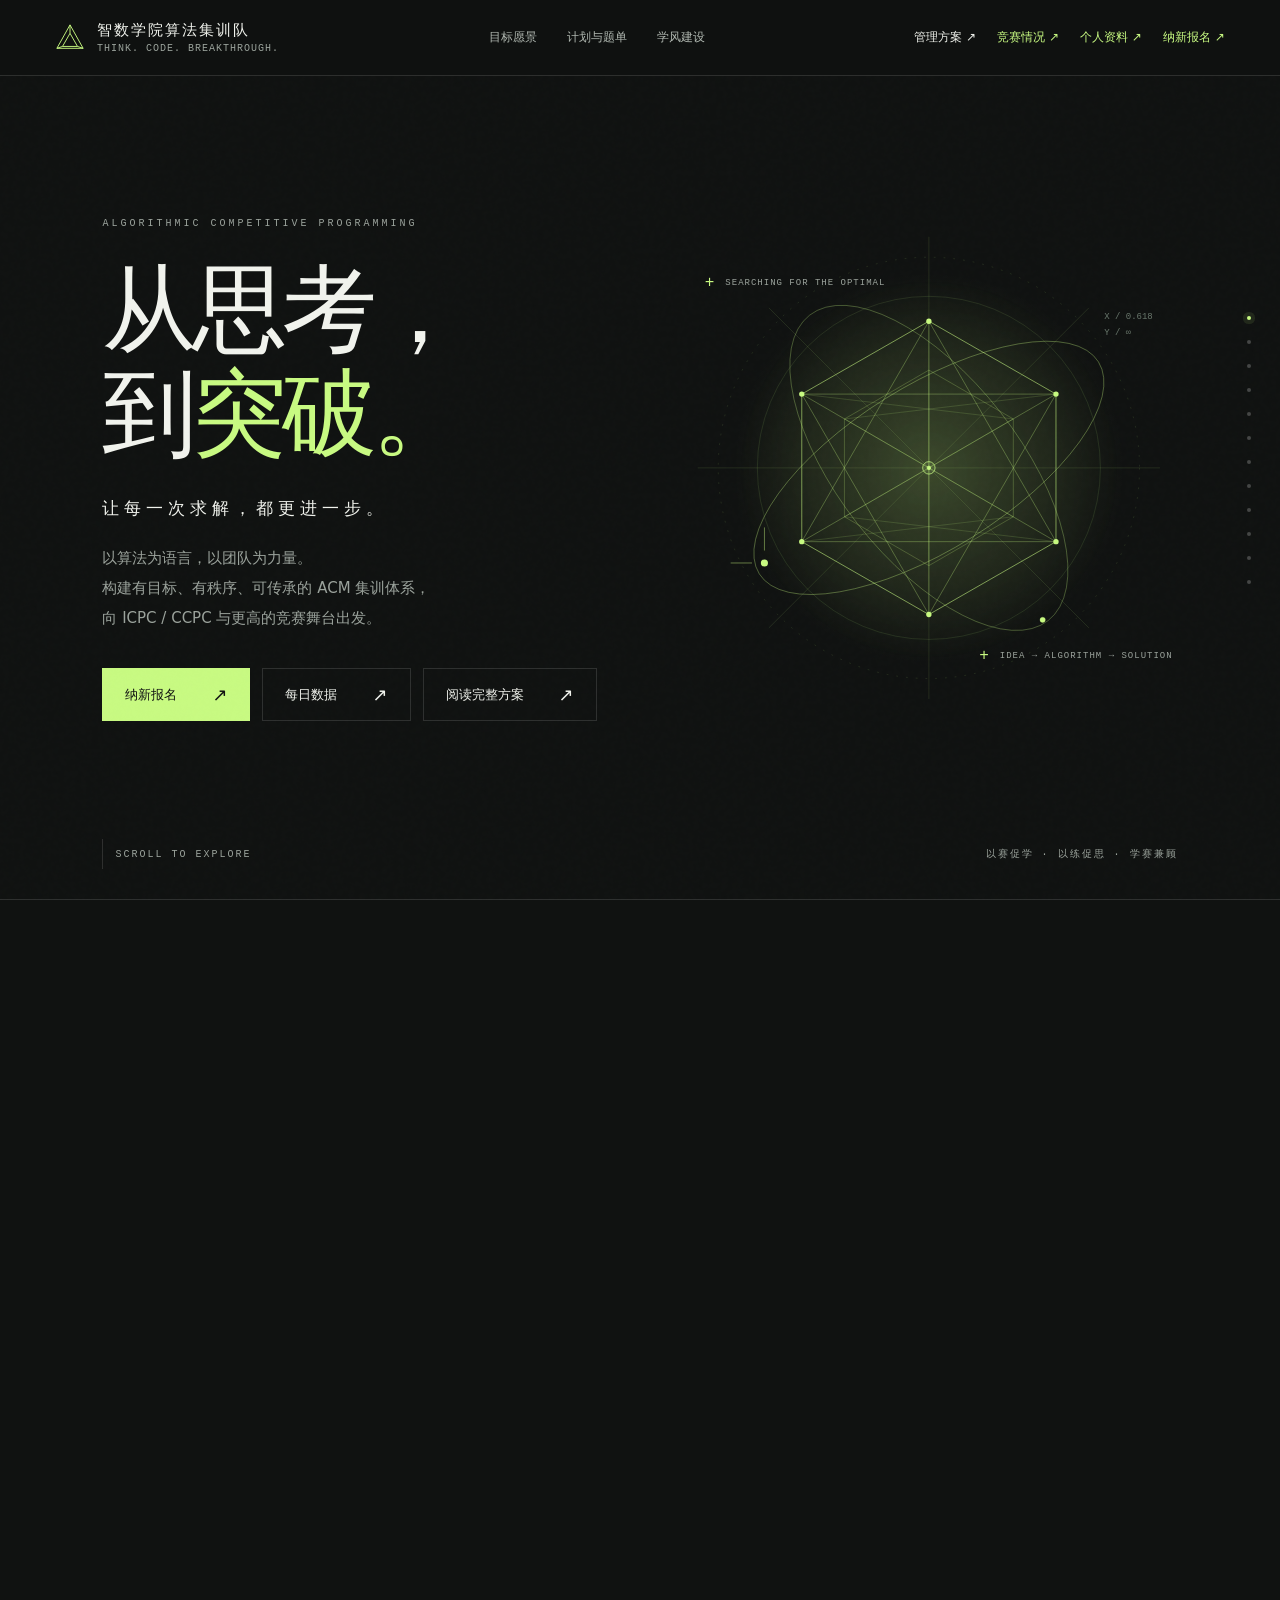
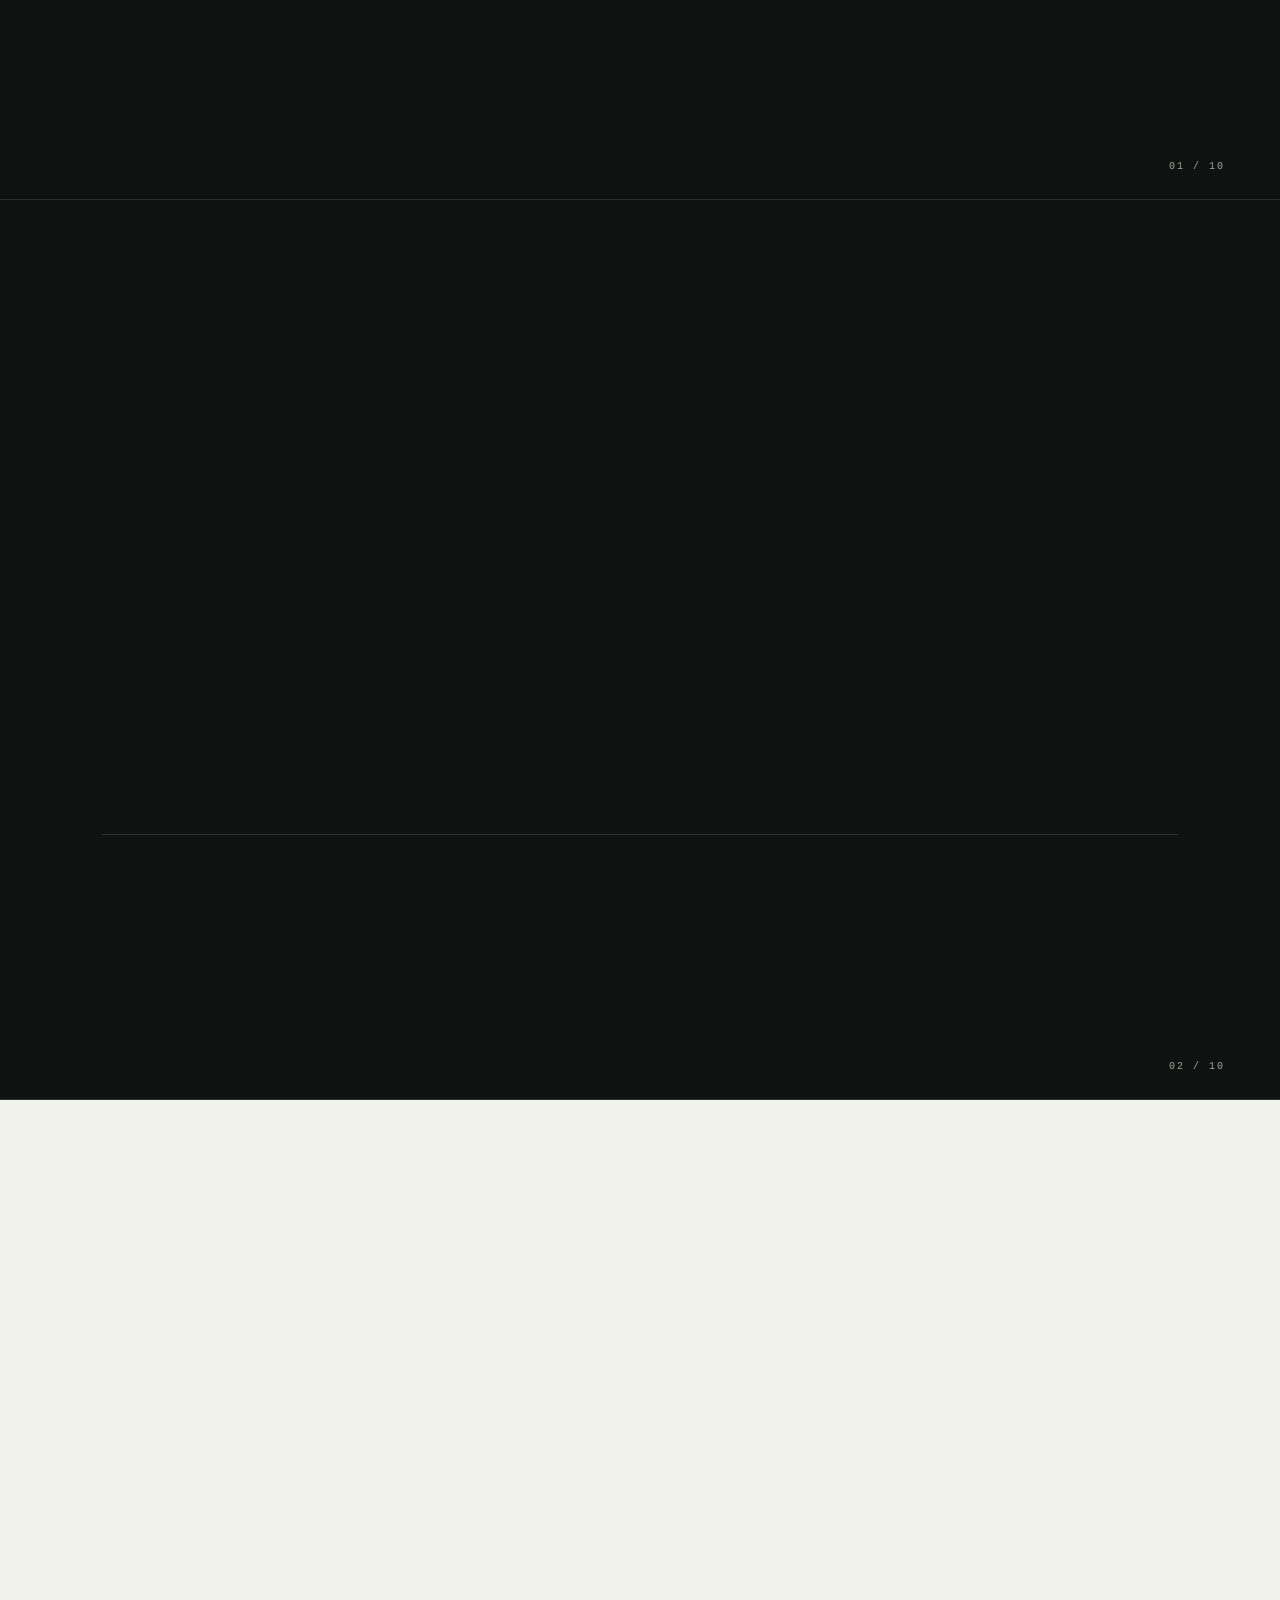
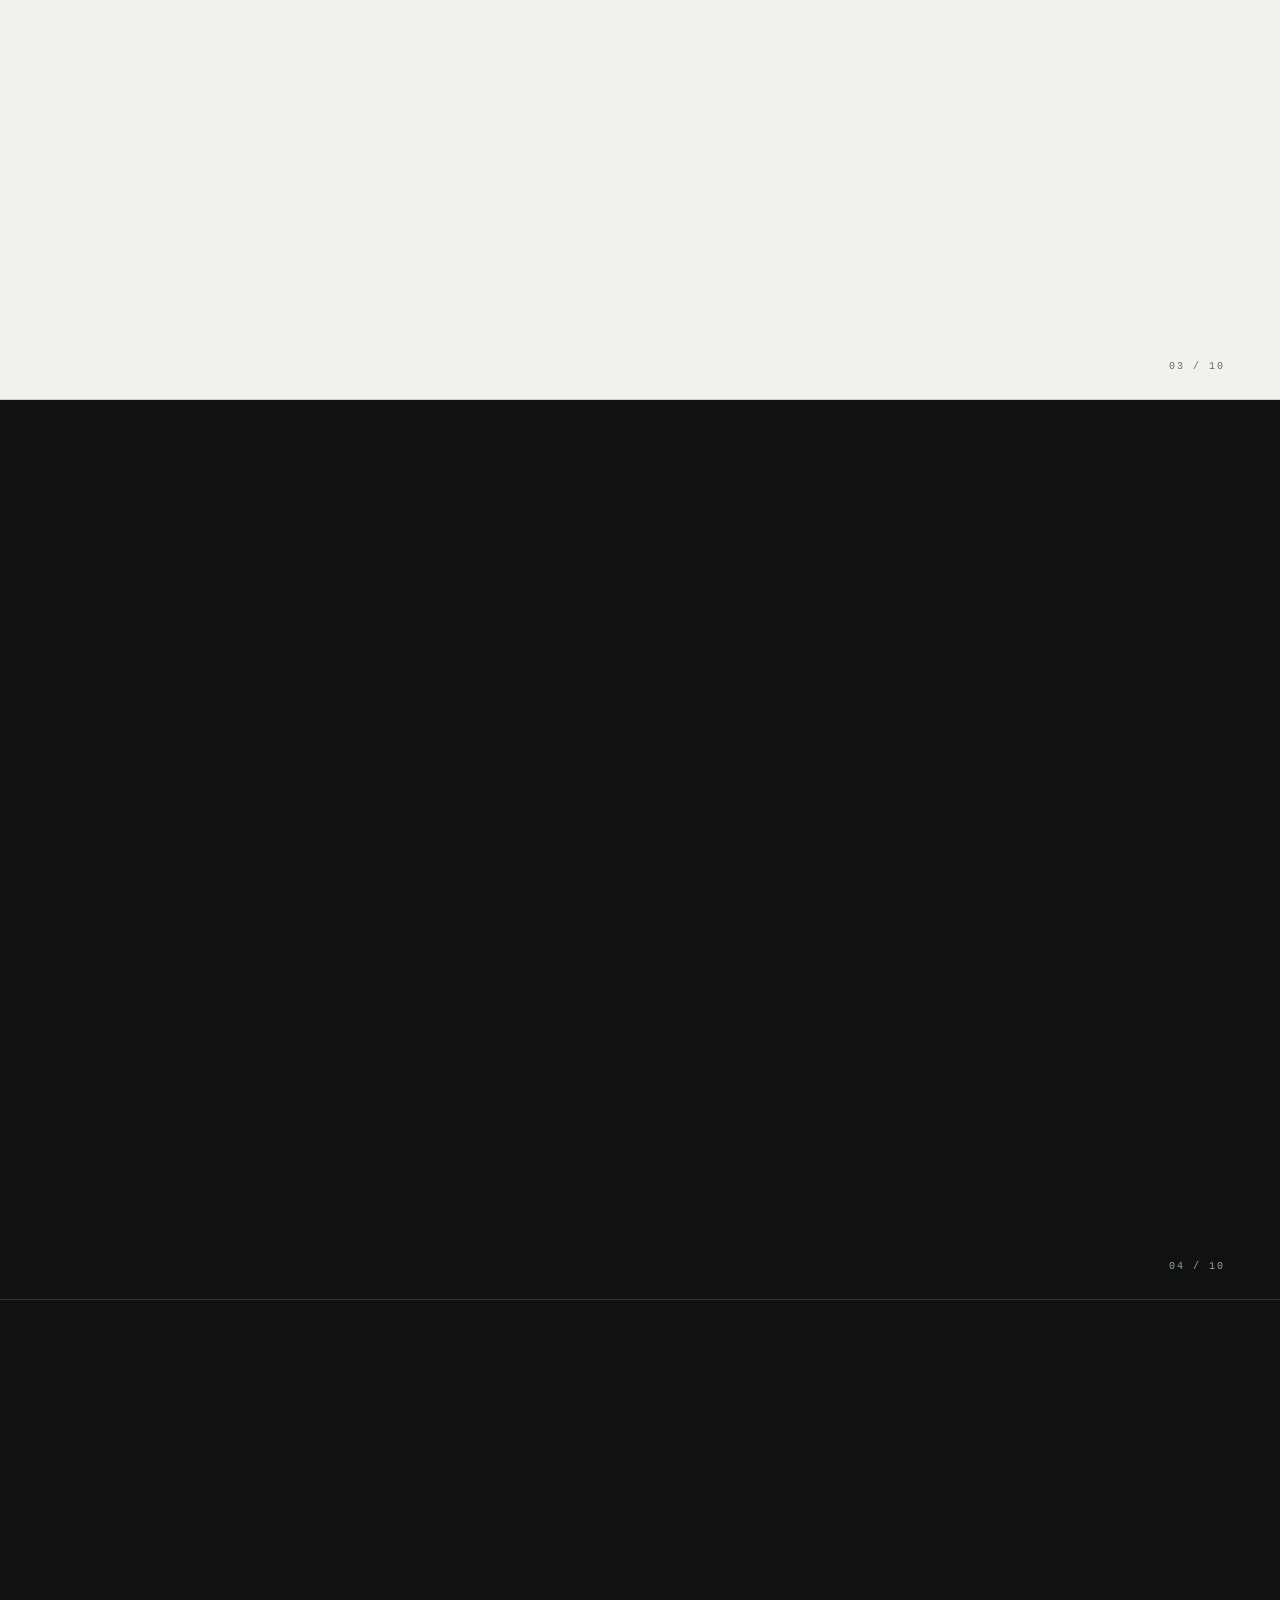
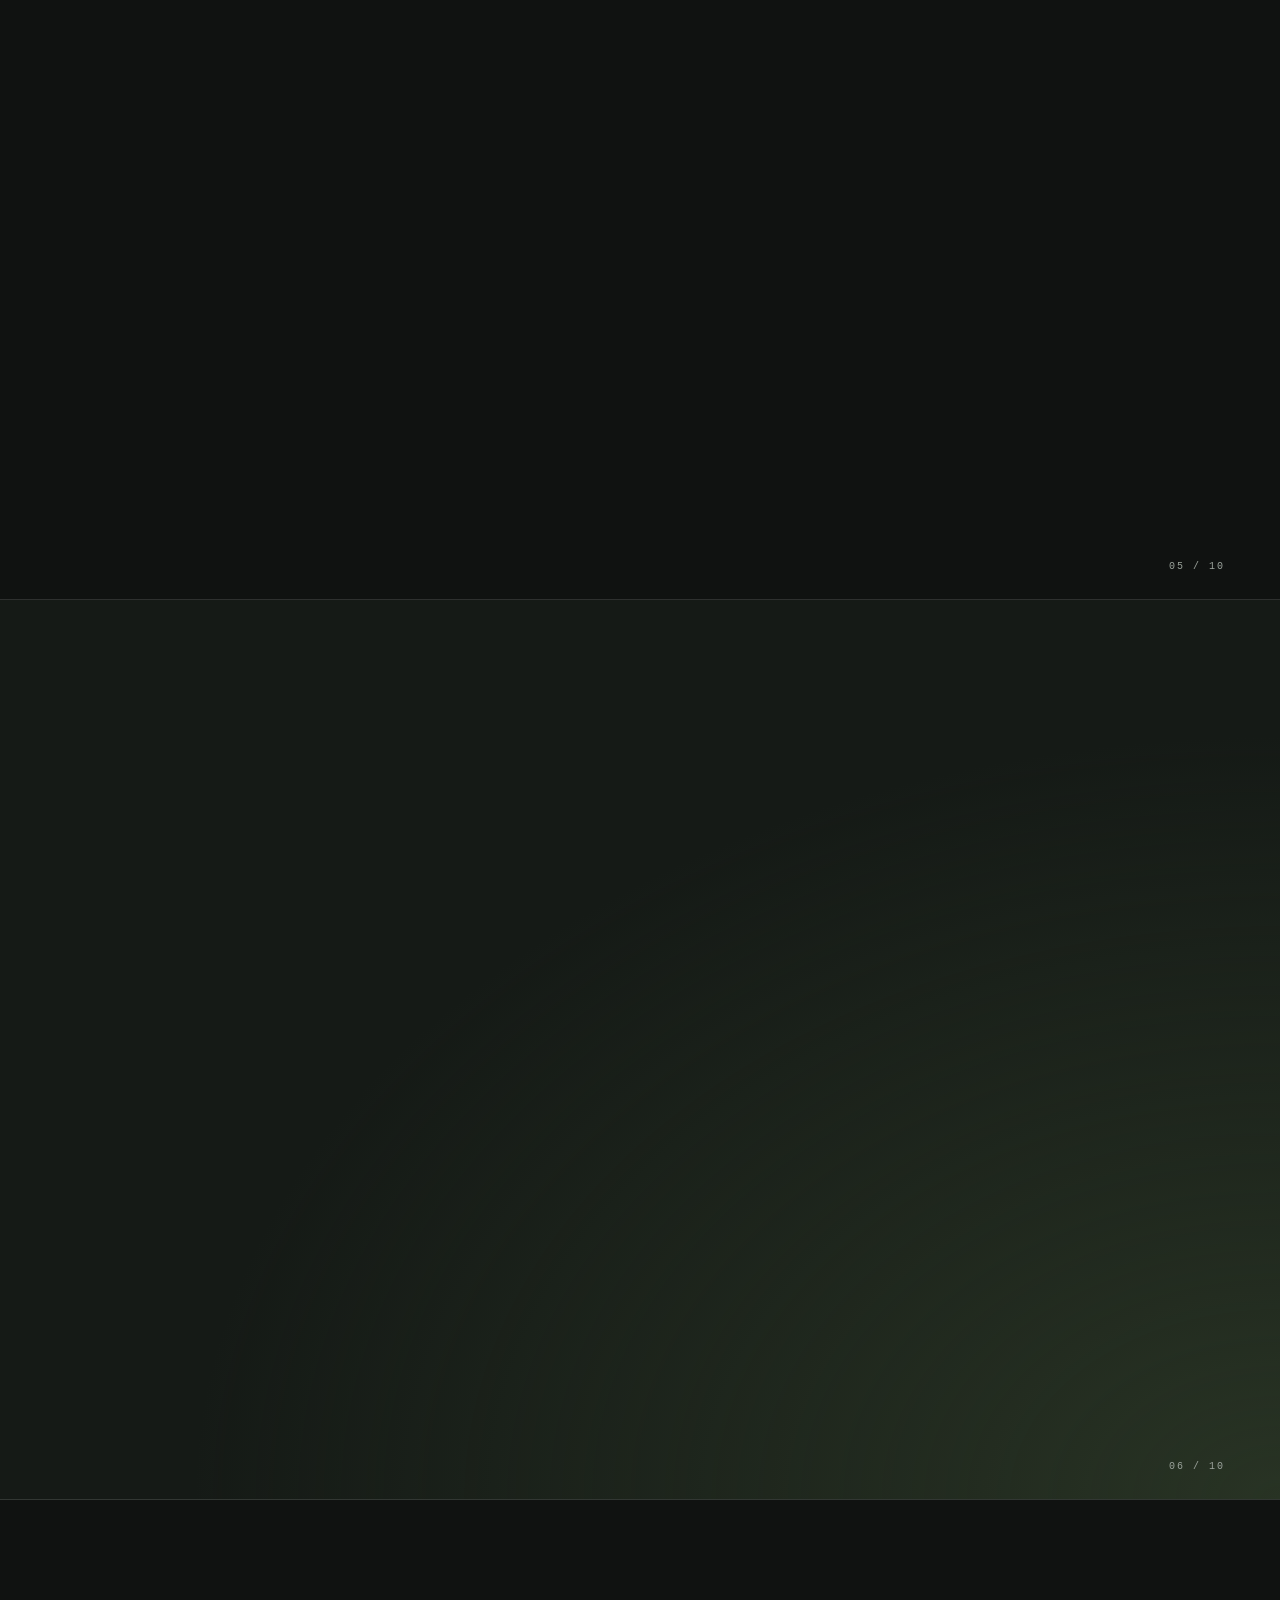
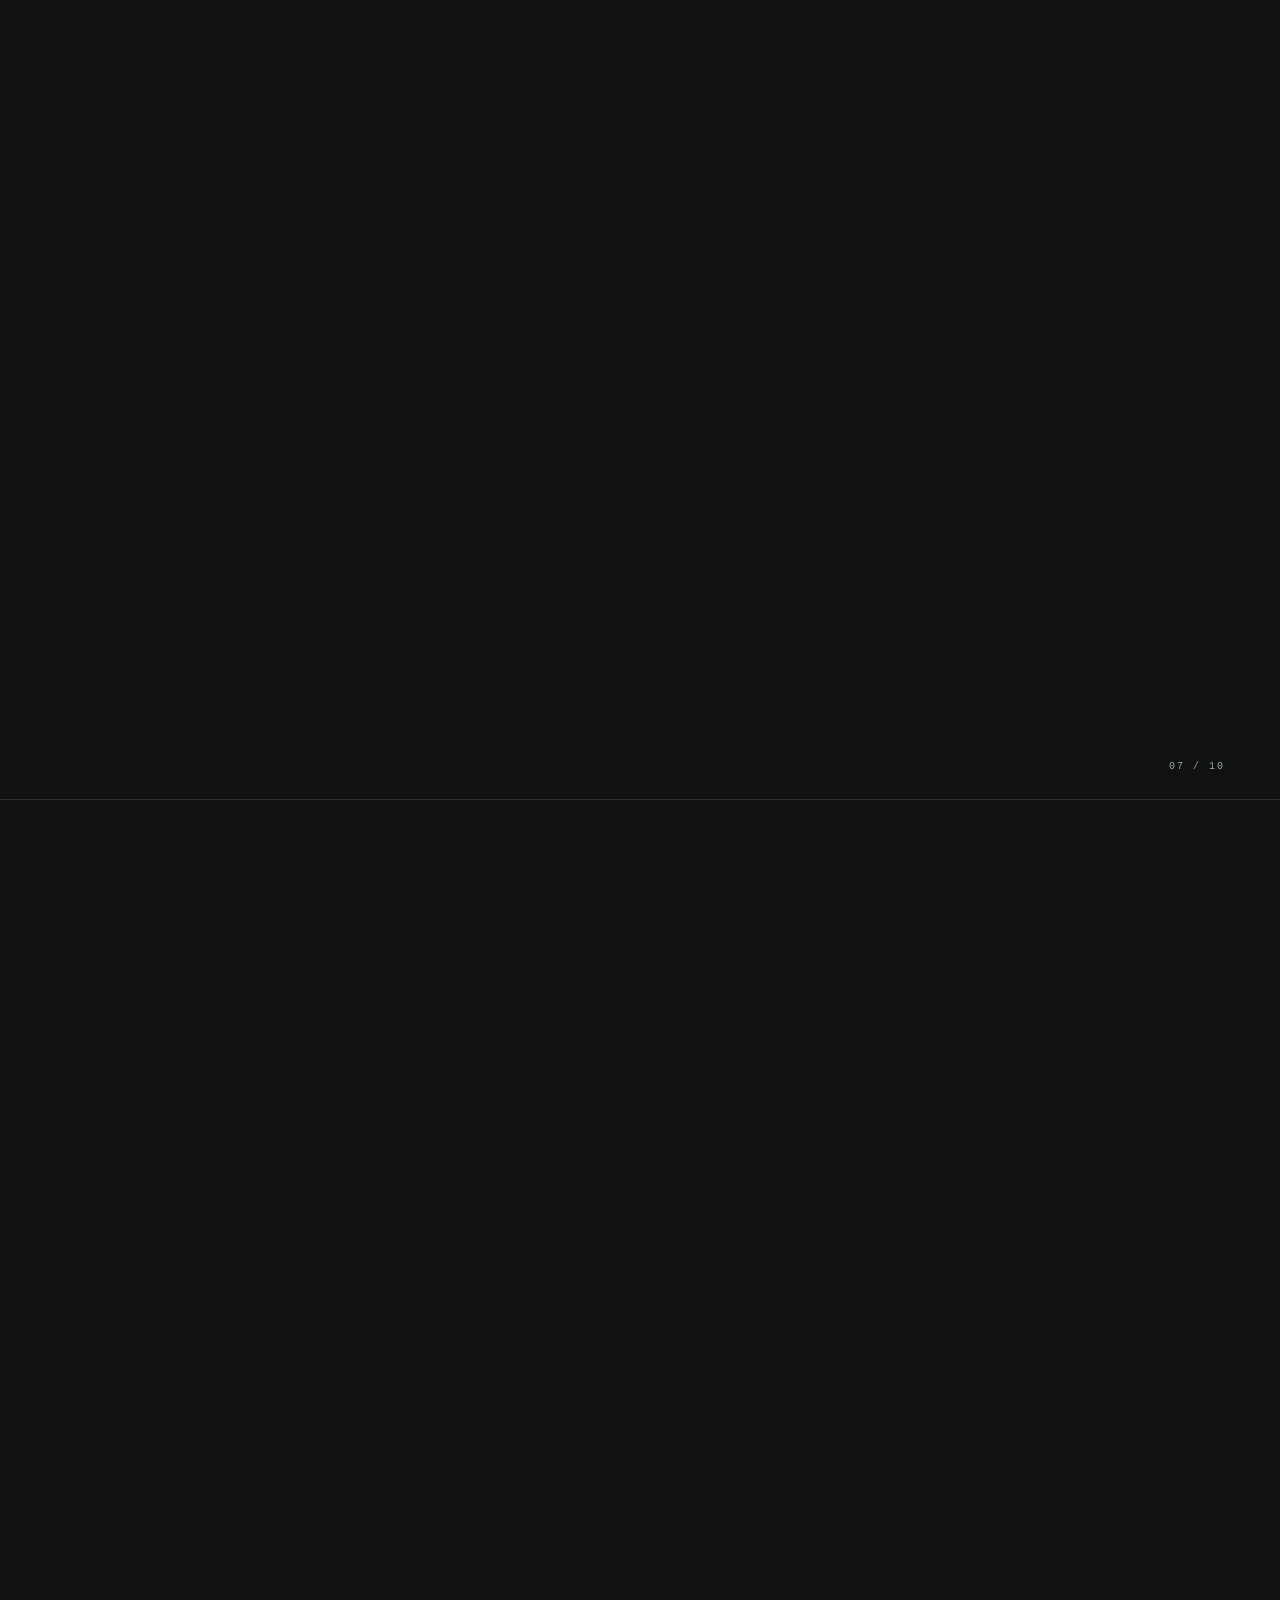
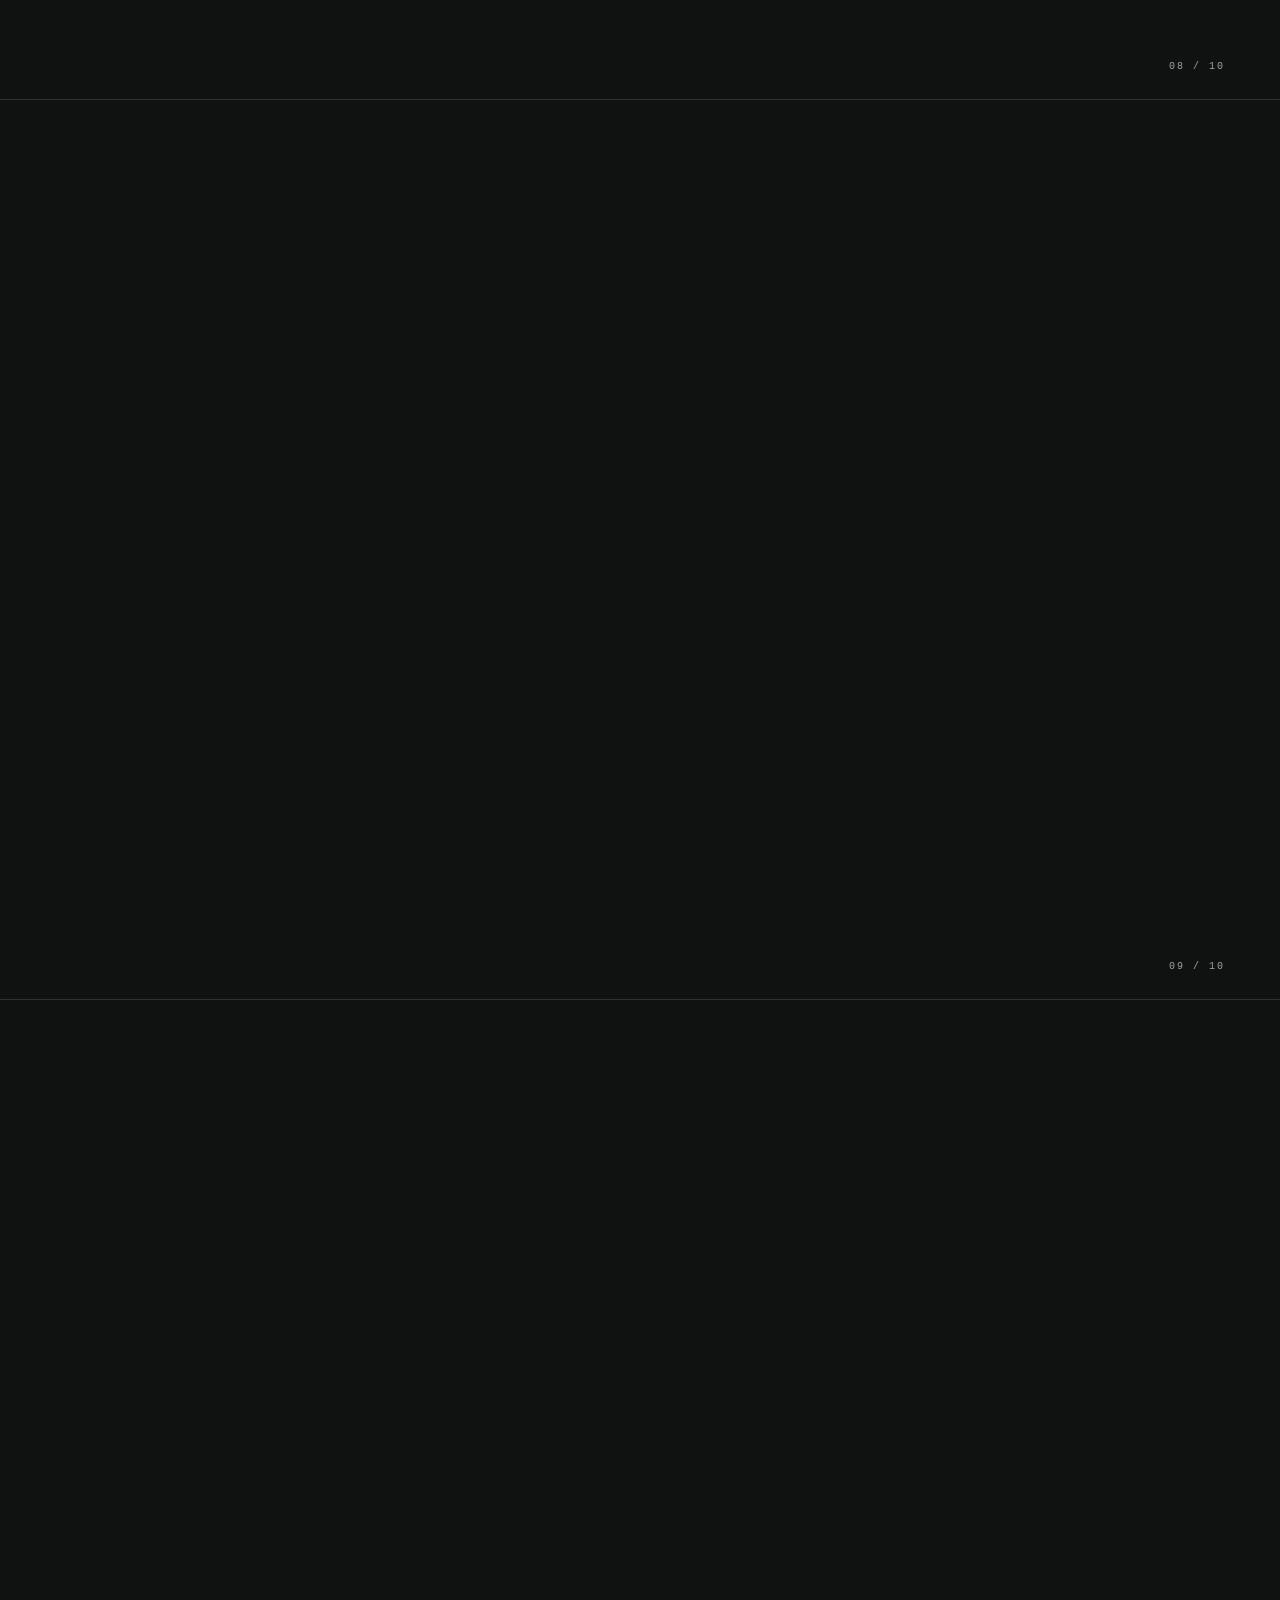
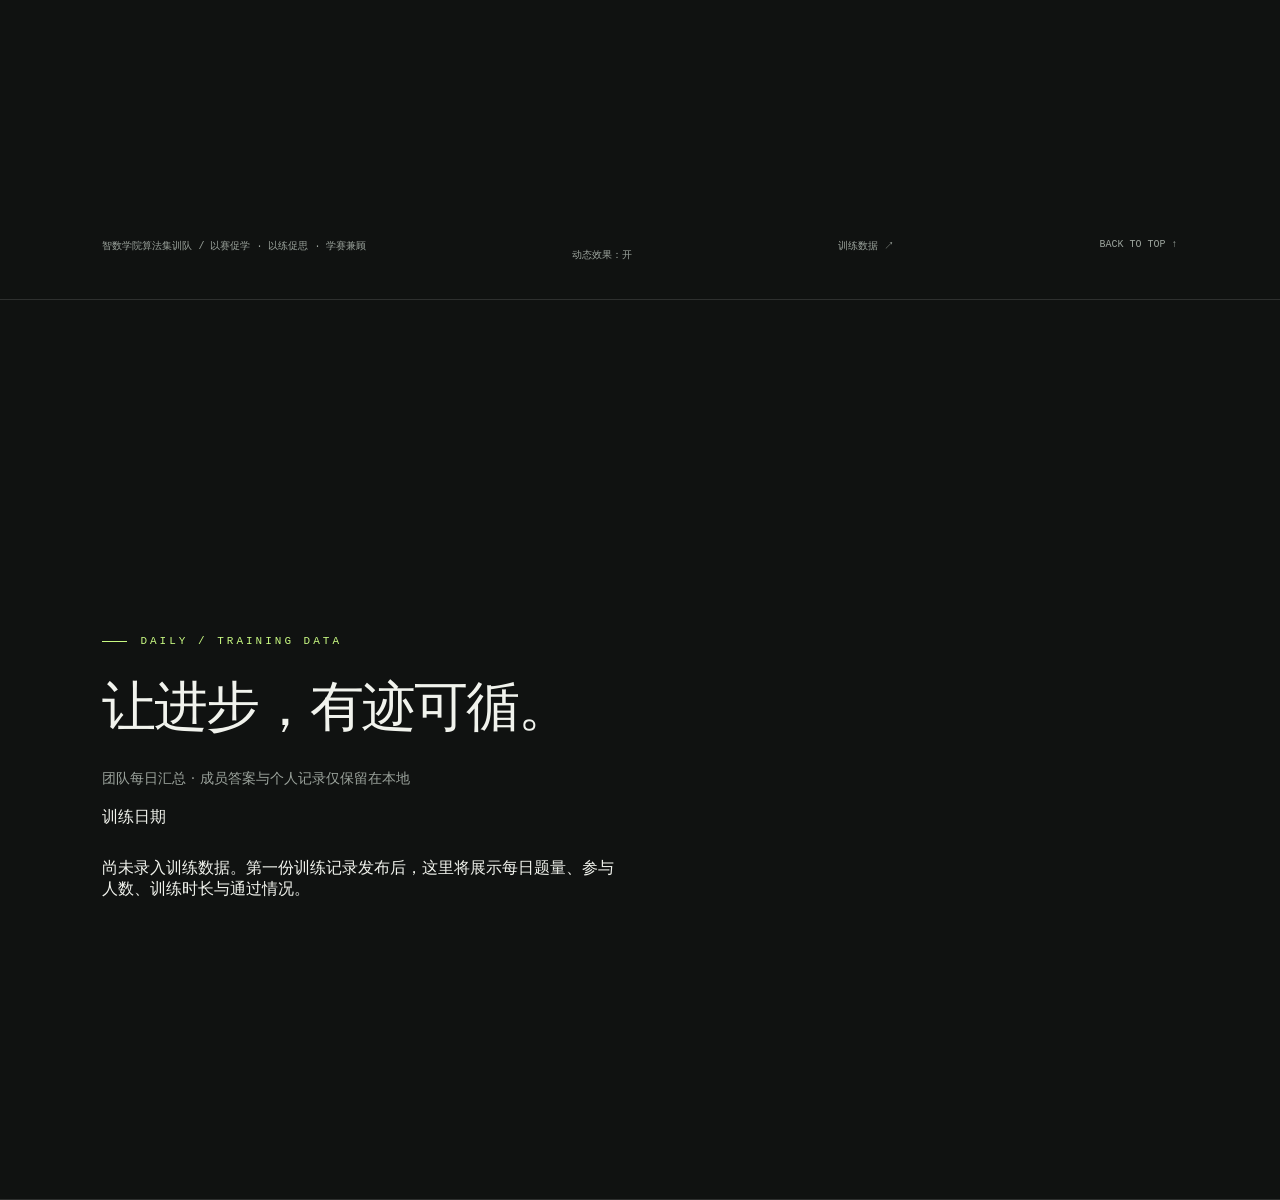
<file: docs/index.html>
<!doctype html>
<html lang="zh-CN">
<head>
  <meta charset="utf-8">
  <meta name="viewport" content="width=device-width,initial-scale=1">
  <meta name="theme-color" content="#101211">
  <meta name="description" content="ACM集训队：管理方案、模拟赛榜单、个人训练档案与每日刷题产出。以赛促学，以练促思。">
  <title>智数学院算法集训队 · 从思考，到突破</title>
  <style>
    :root{--bg:#101211;--fg:#f1f3ed;--muted:#9bA39c;--line:#ffffff20;--accent:#c8fa82;--mono:ui-monospace,SFMono-Regular,Consolas,monospace;--ease:cubic-bezier(.2,.75,.2,1)}
    *{box-sizing:border-box}html{scroll-behavior:smooth;scroll-snap-type:y proximity;scroll-padding-top:76px}body{margin:0;background:var(--bg);color:var(--fg);font-family:Inter,"PingFang SC","Microsoft YaHei",system-ui,sans-serif;-webkit-font-smoothing:antialiased}body:before{content:"";position:fixed;inset:0;pointer-events:none;opacity:.025;background-image:url("data:image/svg+xml,%3Csvg viewBox='0 0 180 180' xmlns='http://www.w3.org/2000/svg'%3E%3Cfilter id='n'%3E%3CfeTurbulence type='fractalNoise' baseFrequency='.9' numOctaves='3' stitchTiles='stitch'/%3E%3C/filter%3E%3Crect width='100%25' height='100%25' opacity='.6' filter='url(%23n)'/%3E%3C/svg%3E");z-index:10}a{color:inherit;text-decoration:none}button,input{font:inherit}button{cursor:pointer}button,a{-webkit-tap-highlight-color:transparent}button:focus-visible,a:focus-visible,input:focus-visible,summary:focus-visible{outline:2px solid var(--accent);outline-offset:6px}button{color:inherit}::selection{background:var(--accent);color:var(--bg)}.skip{position:fixed;top:-60px;left:24px;background:var(--accent);color:var(--bg);padding:12px;z-index:100}.skip:focus{top:12px}
    header{position:fixed;inset:0 0 auto;height:76px;display:flex;align-items:center;justify-content:space-between;padding:0 4.3vw;border-bottom:1px solid var(--line);background:#101211cc;backdrop-filter:blur(20px);z-index:40}.brand{display:flex;align-items:center;gap:12px;font-size:15px;letter-spacing:2px}.brand svg{width:30px;height:30px}.brand small{font:10px var(--mono);color:var(--muted);letter-spacing:1px;display:block;margin-top:3px}nav{display:flex;gap:30px;font-size:12px;color:#b1b8b1}nav a:hover,nav a.active{color:var(--accent)}.header-actions{display:flex;gap:18px;align-items:center}.text-button{border:0;background:none;padding:9px 0;font-size:12px}.text-button:hover{color:var(--accent)}.pill{display:flex;align-items:center;gap:8px;font:10px var(--mono);color:var(--muted)}.dot{width:5px;height:5px;background:var(--accent);border-radius:50%;box-shadow:0 0 10px #c8fa8250}.menu-toggle{display:none;background:none;border:0;font-size:19px}.progress{position:fixed;top:75px;left:0;width:100%;height:2px;background:var(--accent);transform:scaleX(0);transform-origin:left;z-index:45}.side-nav{position:fixed;right:22px;top:50%;transform:translateY(-50%);z-index:35;display:grid;gap:16px}.side-nav a{width:18px;height:8px;display:flex;align-items:center;justify-content:center}.side-nav a:after{content:"";width:4px;height:4px;border-radius:50%;background:#ffffff38;transition:.35s}.side-nav a.active:after{background:var(--accent);box-shadow:0 0 0 4px #c8fa8218}.section-number{position:absolute;right:4.3vw;bottom:27px;color:var(--muted);font:10px var(--mono);letter-spacing:2px}.panel{position:relative;min-height:100svh;padding:126px max(8vw,28px) 90px;display:flex;align-items:center;scroll-snap-align:start;overflow:hidden;border-bottom:1px solid var(--line)}.inner{width:100%;max-width:1320px;margin:auto}.eyebrow{font:11px var(--mono);letter-spacing:3px;color:var(--accent);display:flex;align-items:center;gap:13px;margin:0 0 27px}.eyebrow:before{content:"";width:25px;height:1px;background:currentColor}h1,h2,h3,p{margin-top:0}h1{font-size:clamp(60px,7.4vw,112px);line-height:1.1;font-weight:500;letter-spacing:-5px;margin-bottom:27px}h2{font-size:clamp(36px,4.2vw,62px);line-height:1.23;font-weight:500;letter-spacing:-2px;margin-bottom:25px}h3{font-size:19px;font-weight:500;line-height:1.6}p{font-size:14px;line-height:1.95;color:var(--muted)}.lead{font-size:15px;max-width:520px;line-height:2}.accent{color:var(--accent)}.dim{color:#6e7970}.btn{display:inline-flex;align-items:center;justify-content:space-between;gap:35px;padding:15px 22px;border:1px solid var(--line);background:transparent;font-size:13px;transition:background .25s,transform .25s,border-color .25s}.btn:hover{transform:translateY(-3px);border-color:var(--accent)}.btn.primary{background:var(--accent);border-color:var(--accent);color:var(--bg)}.btn.primary:hover{background:#ddffa9}.btn b{font-size:18px;font-weight:400}.actions{display:flex;gap:12px;margin-top:35px;flex-wrap:wrap}.mono{font-family:var(--mono)}
    .hero{padding-top:130px}.hero .inner{display:grid;grid-template-columns:1.12fr 1fr;align-items:center;gap:20px}.hero-copy{position:relative;z-index:2}.hero .tag{font:10px var(--mono);letter-spacing:3px;color:var(--muted);margin-bottom:28px}.hero h1 span{display:block}.hero-sub{font-size:17px;letter-spacing:5px;color:var(--fg);margin-bottom:18px}.hero-footer{position:absolute;left:8vw;right:8vw;bottom:30px;display:flex;justify-content:space-between;align-items:center;font:10px var(--mono);letter-spacing:2px;color:var(--muted)}.scroll-hint{display:flex;align-items:center;gap:12px}.scroll-line{height:30px;width:1px;background:var(--line);position:relative;overflow:hidden}.scroll-line:after{content:"";position:absolute;inset:-30px 0 auto;height:30px;background:var(--accent);animation:scrollFlow 2.8s infinite}.hero-visual{position:relative;aspect-ratio:1/1;max-width:550px;width:100%;justify-self:end}.hero-visual:before{content:"";position:absolute;inset:10%;border-radius:50%;background:radial-gradient(circle,#c8fa8210,transparent 68%);filter:blur(10px)}.hero-visual svg{height:100%;width:100%;overflow:visible}.orbital{transform-origin:280px 280px;animation:orbit 65s linear infinite}.orbital.reverse{animation-direction:reverse;animation-duration:90s}.core{transform-origin:280px 280px;animation:breathe 7s ease-in-out infinite}.visual-label{position:absolute;display:flex;align-items:center;gap:10px;color:var(--muted);font:9px var(--mono);letter-spacing:1px}.visual-label.top{top:11%;left:5%}.visual-label.bottom{bottom:11%;right:1%}.visual-label:before{content:"+";color:var(--accent);font-size:16px}.hero-visual .coordinate{position:absolute;right:5%;top:18%;font:9px var(--mono);line-height:1.8;color:#69776c}
    .split{display:grid;grid-template-columns:1fr 1fr;gap:9vw;align-items:center}.section-head{display:flex;justify-content:space-between;align-items:end;gap:45px;margin-bottom:50px}.section-head p{max-width:420px;margin-bottom:5px}.stats{display:grid;grid-template-columns:1fr 1fr;gap:35px}.stat{border-top:1px solid var(--line);padding:22px 0}.stat strong{font:clamp(42px,5.6vw,76px) var(--mono);font-weight:300;letter-spacing:-5px}.stat strong small{font-size:22px;letter-spacing:0;margin-left:5px}.stat p{margin:11px 0 0;font-size:12px}.big-goal{margin-top:34px;padding-top:25px;border-top:1px solid var(--line);display:flex;align-items:center;justify-content:space-between;font-size:14px}.big-goal .mono{font-size:11px;color:var(--accent)}.note{font-size:11px;line-height:1.9;color:var(--muted);padding-left:13px;border-left:2px solid #c8fa8250;margin-top:25px}.goal-list{display:grid;gap:0}.goal-item{padding:25px 0;border-bottom:1px solid var(--line);display:grid;grid-template-columns:80px 1fr 20px;gap:20px}.goal-item .year{font:11px var(--mono);color:var(--accent);padding-top:9px}.goal-item h3{margin-bottom:8px}.goal-item p{font-size:12px;margin:0}.goal-item .arrow{padding-top:8px;color:var(--accent)}
    .org{display:grid;grid-template-columns:1fr 2fr;gap:7vw}.mentor{padding-top:25px;border-top:1px solid var(--accent)}.mentor .role,.person .role{font-size:11px;letter-spacing:2px;color:var(--muted)}.mentor h3{font-size:36px;margin:18px 0 10px}.mentor p{font-size:12px;max-width:250px}.pending{font-size:11px;color:var(--muted);margin-top:28px}.people{display:grid;grid-template-columns:repeat(3,1fr);gap:27px}.person{padding-top:25px;border-top:1px solid var(--line)}.person .index{font:10px var(--mono);color:var(--accent);display:block;margin-bottom:22px}.person h3{font-size:25px;margin:14px 0 18px}.person p{font-size:12px}.org-bottom{margin-top:45px;padding-top:25px;border-top:1px solid var(--line);display:flex;justify-content:space-between;gap:35px}.org-bottom div{flex:1}.org-bottom h3{font-size:14px;margin-bottom:8px}.org-bottom p{font-size:12px;margin:0}
    .schedule{background:#f0f2eb;color:#18201a;--muted:#606e61;--line:#18201a28;--accent:#476c26}.schedule .week{display:grid;grid-template-columns:repeat(7,1fr);border:1px solid var(--line);margin:35px 0 22px}.day{padding:22px 10px;text-align:center;border-right:1px solid var(--line)}.day:last-child{border:0}.day b{font-size:16px;font-weight:500;display:block;margin-bottom:12px}.day span{font:10px var(--mono);color:var(--muted)}.day.training{background:#dce7d2}.day .day-dot{width:4px;height:4px;background:#476c26;display:block;border-radius:50%;margin:15px auto 0}.day.rest{opacity:.55}.schedule-meta{display:flex;justify-content:space-between;gap:25px;font-size:12px;color:var(--muted)}.time{font-size:clamp(46px,6vw,85px);letter-spacing:-5px;font-weight:300;white-space:nowrap}.time span{font-size:24px;color:#9da79b;display:inline-block;vertical-align:middle;margin:0 15px}.training-flow{display:grid;grid-template-columns:repeat(4,1fr);gap:30px;margin-top:45px}.flow-item{padding-top:19px;border-top:1px solid var(--line)}.flow-item span{font:10px var(--mono);color:var(--muted)}.flow-item h3{font-size:17px;margin:14px 0 8px}.flow-item p{font-size:12px;margin:0}
    .score-layout{display:grid;grid-template-columns:1fr 1.15fr;gap:8vw;align-items:center}.score-ring{position:relative;width:min(340px,90%);aspect-ratio:1;margin:auto}.score-ring svg{width:100%;height:100%;transform:rotate(-90deg)}.score-ring circle{fill:none;stroke-width:14;stroke-dasharray:var(--dash);stroke-dashoffset:var(--offset);transition:stroke-dasharray 1.5s var(--ease)}.ring-center{position:absolute;inset:0;display:grid;place-content:center;text-align:center}.ring-center strong{font:64px var(--mono);font-weight:300;letter-spacing:-4px}.ring-center span{font-size:11px;color:var(--muted);letter-spacing:3px;margin-top:8px}.weight-row{display:grid;grid-template-columns:15px 1fr 65px;align-items:center;gap:17px;padding:20px 0;border-bottom:1px solid var(--line)}.swatch{width:6px;height:6px}.weight-row h3{font-size:16px;margin:0 0 4px}.weight-row p{font-size:11px;margin:0}.weight-row strong{font:30px var(--mono);text-align:right;font-weight:300}.weight-row strong small{font-size:12px;margin-left:3px;color:var(--muted)}.score-foot{margin-top:35px;display:flex;gap:35px;align-items:center}.score-foot span{font-size:11px;color:var(--accent);white-space:nowrap}.score-foot p{font-size:11px;margin:0}
    .boundary{padding:25px 0;border-top:1px solid var(--line);display:grid;grid-template-columns:45px 1fr;gap:20px}.boundary .n{font:11px var(--mono);color:var(--accent);padding-top:7px}.boundary h3{margin-bottom:7px;font-size:17px}.boundary p{font-size:12px;margin:0}.exemption{padding:27px 30px;border:1px solid var(--line);background:linear-gradient(135deg,#c8fa8209,transparent);margin-top:25px}.exemption h3{font-size:15px;color:var(--accent);margin-bottom:12px}.exemption p{font-size:12px;margin:0}.discipline{display:grid;grid-template-columns:repeat(3,1fr);gap:0;border-top:1px solid var(--line);margin-top:25px}.discipline div{padding:18px 10px 0 0}.discipline strong{font:30px var(--mono);font-weight:400}.discipline span{font-size:11px;color:var(--muted);display:block;line-height:1.8;margin-top:8px}
    .culture{background:radial-gradient(ellipse at 100% 100%,#283324 0,transparent 60%),#151a16}.culture h2{font-size:clamp(40px,5vw,74px)}.culture-grid{display:grid;grid-template-columns:repeat(2,1fr);gap:30px 50px}.culture-item{padding-top:20px;border-top:1px solid var(--line)}.culture-item span{font:10px var(--mono);color:var(--accent)}.culture-item h3{font-size:18px;margin:15px 0 9px}.culture-item p{font-size:12px;margin:0}.culture-caption{font:11px var(--mono);letter-spacing:2px;color:var(--muted);margin-top:42px}
    .timeline{display:grid;grid-template-columns:repeat(4,1fr);gap:35px;margin-top:50px}.milestone{position:relative;padding-top:28px;border-top:1px solid var(--line)}.milestone:before{content:"";position:absolute;top:-3px;left:0;width:5px;height:5px;background:var(--accent);box-shadow:0 0 0 5px #c8fa8210}.milestone .when{font:11px var(--mono);color:var(--accent)}.milestone h3{font-size:21px;margin:22px 0 12px}.milestone p{font-size:12px;margin:0}.semester-note{display:flex;gap:25px;border-top:1px solid var(--line);margin-top:48px;padding-top:24px;align-items:center}.semester-note strong{font:10px var(--mono);color:var(--accent);white-space:nowrap}.semester-note p{font-size:12px;margin:0}.handoff{display:grid;grid-template-columns:repeat(3,1fr);gap:45px;margin:45px 0}.handoff-item{border-top:1px solid var(--line);padding-top:23px}.handoff-item span{font:11px var(--mono);color:var(--accent)}.handoff-item h3{font-size:23px;margin:22px 0 12px}.handoff-item p{font-size:12px}.ending{display:flex;align-items:center;justify-content:space-between;padding-top:30px;border-top:1px solid var(--line);gap:30px}.ending p{font-size:12px;max-width:500px;margin:0}.footer{position:absolute;left:8vw;right:8vw;bottom:28px;display:flex;justify-content:space-between;gap:20px;font:10px var(--mono);color:var(--muted)}.footer button{font-size:10px}.footer a:hover{color:var(--accent)}
    .reveal{transition:opacity .95s var(--ease),transform .95s var(--ease),filter .95s var(--ease);transition-delay:var(--delay,0ms)}.js .panel:not(.seen) .reveal{opacity:0;transform:translateY(35px);filter:blur(5px)}.js .panel[data-enter="side"]:not(.seen) .reveal{transform:translateX(42px)}.js .panel[data-enter="scale"]:not(.seen) .reveal{transform:translateY(25px) scale(.96)}.js .panel.seen .reveal{opacity:1;transform:none;filter:none}.js .hero .hero-visual{transition:opacity 1.6s,transform 1.6s var(--ease);transition-delay:150ms}.js .hero:not(.seen) .hero-visual{opacity:0;transform:scale(.85) rotate(-8deg)}.motion-off *, .motion-off *:before,.motion-off *:after{animation:none!important;transition:none!important;scroll-behavior:auto!important}.motion-off .reveal{opacity:1!important;transform:none!important;filter:none!important}
    dialog{width:min(1040px,calc(100vw - 32px));height:min(90svh,960px);max-height:90svh;border:1px solid #ffffff28;background:#171b18;color:var(--fg);padding:0;box-shadow:0 30px 140px #0009;overflow:hidden}dialog::backdrop{background:#050806cb;backdrop-filter:blur(12px)}.reader-head{padding:23px 28px;display:flex;justify-content:space-between;align-items:center;border-bottom:1px solid var(--line);gap:15px}.reader-head strong{font-size:15px;font-weight:500}.reader-head small{font:9px var(--mono);color:var(--accent);display:block;margin-top:7px;letter-spacing:2px}.close{border:1px solid var(--line);background:none;width:34px;height:34px;font-size:19px}.reader-body{display:grid;grid-template-columns:200px 1fr;height:calc(100% - 86px)}.reader-toc{display:block;overflow:auto;padding:25px 20px;border-right:1px solid var(--line)}.reader-toc a{display:block;font-size:11px;line-height:1.8;color:var(--muted);margin-bottom:17px}.reader-toc a:hover{color:var(--accent)}.reader-article{min-width:0;overflow:auto;padding:30px 38px;scroll-behavior:smooth}.reader-article h2{font-size:23px;letter-spacing:0;line-height:1.6;margin:30px 0 18px;scroll-margin-top:20px}.reader-article h3{font-size:15px;color:var(--fg);margin:24px 0 10px}.reader-article p{font-size:13px;white-space:pre-wrap;color:#b4beb5;line-height:2;margin-bottom:14px}.reader-article .original-intro{border-bottom:1px solid var(--line);padding-bottom:20px}.reader-article .original-intro p{font-size:12px}.reader-tools{display:flex;gap:15px;align-items:center}.reader-tools a{font-size:11px;color:var(--accent)}.site-menu{position:fixed;top:76px;left:0;right:0;padding:22px 28px 30px;background:#171d18;z-index:39;border-bottom:1px solid var(--line)}.site-menu[hidden]{display:none}.site-menu a{display:block;padding:13px 0;border-bottom:1px solid var(--line);font-size:14px}.mobile-only{display:none}
    @keyframes orbit{to{transform:rotate(360deg)}}@keyframes breathe{50%{transform:scale(1.035);opacity:.8}}@keyframes scrollFlow{to{transform:translateY(70px)}}
    @media(min-width:1600px){.panel{padding-left:max(8vw,calc((100vw - 1320px)/2));padding-right:max(8vw,calc((100vw - 1320px)/2))}}
    @media(max-width:1050px){nav{gap:18px}.pill{display:none}.split,.score-layout{gap:5vw}.people{gap:18px}.org{gap:5vw;grid-template-columns:1fr 2.5fr}.hero h1{letter-spacing:-3px}.person h3{font-size:21px}.panel{padding-left:6vw;padding-right:6vw}.hero-footer,.footer{left:6vw;right:6vw}.side-nav{right:12px}.time{font-size:54px}.timeline{gap:25px}.culture-grid{gap:25px}.hero-visual{margin-right:-2vw}}
    @media(max-width:760px){html{scroll-padding-top:65px;scroll-snap-type:y proximity}header{height:65px;padding:0 23px}.progress{top:64px}.brand{font-size:13px}.brand small{font-size:8px}.brand svg{width:27px}.header-actions{gap:18px}.header-actions>.text-button{font-size:11px}nav,.side-nav{display:none}.menu-toggle{display:block}.site-menu{top:65px}.panel{padding:108px 27px 76px;min-height:100svh;overflow:hidden}.hero{padding-top:110px}.hero .inner{display:flex;flex-direction:column;align-items:stretch;gap:0}.hero h1{font-size:64px;letter-spacing:-3px;margin-bottom:20px}.hero .tag{font-size:9px;letter-spacing:2px;margin-bottom:23px}.hero-sub{font-size:13px;letter-spacing:4px}.lead{font-size:13px}.hero-copy .lead{max-width:330px}.hero-visual{width:min(80vw,340px);max-width:none;align-self:end;margin:-55px -30px -5px;opacity:.8;pointer-events:none}.hero-copy{max-width:100%}.hero-copy .actions{margin-top:22px}.btn{font-size:12px;padding:13px 18px;gap:23px}.hero-footer{bottom:23px;left:27px;right:27px;font-size:8px;letter-spacing:1px}.hero-footer>span{max-width:110px;text-align:right;line-height:1.8}.visual-label{font-size:7px}.hero-visual .coordinate{font-size:7px}.section-number{bottom:24px;font-size:9px;right:27px}h2{font-size:37px;letter-spacing:-1.5px}.eyebrow{font-size:9px;letter-spacing:2px;margin-bottom:22px}.split,.score-layout,.org{grid-template-columns:1fr;gap:33px}.section-head{display:block;margin-bottom:32px}.section-head p{font-size:12px;margin:0}.stats{gap:10px 25px}.stat{padding:16px 0}.stat strong{font-size:50px;letter-spacing:-3px}.stat p{font-size:11px}.big-goal{margin-top:20px;font-size:12px}.goal-item{padding:19px 0;grid-template-columns:64px 1fr 12px;gap:14px}.goal-item h3{font-size:16px}.goal-item p{font-size:11px}.goal-item .year{font-size:10px}.people{gap:16px}.mentor{display:grid;grid-template-columns:1fr 1fr;column-gap:20px;padding-top:18px}.mentor h3{font-size:28px;margin:10px 0}.mentor p{grid-column:2;grid-row:1/4;margin:0;font-size:11px}.pending{margin:0;font-size:10px}.person{padding-top:18px}.person h3{font-size:19px;margin:10px 0}.person .role{font-size:10px;letter-spacing:0}.person p{font-size:10px;line-height:1.9}.person .index{margin-bottom:18px}.org-bottom{margin-top:25px;padding-top:20px;gap:18px;flex-direction:column}.org-bottom div{display:grid;grid-template-columns:95px 1fr;gap:20px}.org-bottom h3{font-size:12px}.org-bottom p{font-size:11px}.time{font-size:44px;letter-spacing:-3px;margin-top:24px}.time span{font-size:19px;margin:0 9px}.schedule .week{margin-top:25px}.day{padding:15px 0}.day b{font-size:12px}.day span{font-size:8px}.day .day-dot{margin-top:10px}.schedule-meta{font-size:10px;line-height:1.8;gap:15px}.training-flow{grid-template-columns:1fr 1fr;gap:24px;margin-top:32px}.flow-item h3{font-size:15px;margin:10px 0 6px}.flow-item p{font-size:11px}.score-ring{width:220px}.ring-center strong{font-size:43px}.ring-center span{font-size:9px}.weight-row{padding:13px 0;gap:12px}.weight-row h3{font-size:14px}.weight-row p{font-size:10px}.weight-row strong{font-size:26px}.score-foot{gap:18px;align-items:start}.score-foot p{font-size:10px}.boundary{padding:19px 0;gap:10px;grid-template-columns:30px 1fr}.boundary p{font-size:11px}.boundary h3{font-size:15px}.exemption{padding:20px}.exemption p{font-size:11px}.discipline strong{font-size:25px}.discipline span{font-size:10px}.culture h2{font-size:43px}.culture-grid{gap:24px}.culture-item h3{font-size:16px}.culture-item p{font-size:11px}.culture .split{gap:40px}.culture-caption{margin-top:25px;font-size:9px}.timeline{grid-template-columns:1fr 1fr;gap:32px 24px;margin-top:35px}.milestone h3{font-size:18px;margin-top:17px}.milestone p{font-size:11px}.milestone .when{font-size:10px}.semester-note{margin-top:30px;align-items:start;gap:18px}.semester-note p{font-size:11px}.handoff{grid-template-columns:1fr;gap:20px;margin:30px 0}.handoff-item{display:grid;grid-template-columns:30px 90px 1fr;align-items:start;gap:10px;padding-top:20px}.handoff-item h3{font-size:17px;margin:0}.handoff-item span{padding-top:6px}.handoff-item p{font-size:11px;margin:0}.ending{display:block;padding-top:23px}.ending p{font-size:11px;margin-bottom:20px}.footer{left:27px;right:27px;bottom:20px;font-size:8px;align-items:center}.footer>span{max-width:200px;line-height:1.7}.footer button{font-size:9px}.reader-head{padding:18px 20px}.reader-head strong{font-size:13px}.reader-head small{font-size:8px}.reader-tools{gap:12px}.reader-tools a{font-size:10px}.reader-body{grid-template-columns:1fr;height:calc(100% - 78px)}.reader-toc{display:none}.reader-article{padding:15px 22px}.reader-article h2{font-size:19px}.reader-article p{font-size:12px}.mobile-only{display:block}}
    @media(max-width:380px){.hero h1{font-size:56px}.hero-visual{margin-top:-20px}.panel{padding-left:22px;padding-right:22px}.hero-copy .lead{max-width:100%}.people{grid-template-columns:1fr}.person{display:grid;grid-template-columns:25px 60px 1fr;gap:8px}.person .index{grid-row:1/3}.person h3{margin:0;font-size:17px}.person p{grid-column:3;grid-row:1/3;margin:0}.person .role{grid-column:2}.time{font-size:38px}}
    @media(prefers-reduced-motion:reduce){html{scroll-behavior:auto}*,*:before,*:after{animation:none!important;transition:none!important}.js .panel .reveal,.js .hero .hero-visual{opacity:1!important;transform:none!important;filter:none!important}}
    @media print{header,.side-nav,.progress,.hero-visual,.actions,.section-number,.footer,dialog{display:none!important}html{scroll-snap-type:none}body,.panel{background:white!important;color:black!important}.panel{min-height:0;padding:35px;break-inside:avoid}p{color:#444!important}.reveal{opacity:1!important;transform:none!important;filter:none!important}}
    [data-cms]{white-space:pre-line}.hero h1>span>span[data-cms]{display:inline}.recruitment-link{color:var(--accent);white-space:nowrap}.site-menu .mobile-recruitment{color:var(--accent)}@media(max-width:760px){header .recruitment-link{display:none}}
  </style>
  <link rel="stylesheet" href="team.css?v=20261022-2">
</head>
<body>
  <a class="skip" href="#vision">跳到主要内容</a>
  <header>
    <a class="brand" href="#home" aria-label="智数学院算法集训队首页"><svg viewBox="0 0 32 32" fill="none" aria-hidden="true"><path d="M16 2 30 27H2L16 2Z" stroke="#c8fa82"/><path d="m16 11 8 14H8l8-14Z" stroke="#c8fa82"/><path d="M16 2v9M2 27l6-2m22 2-6-2" stroke="#c8fa82"/></svg><span><span data-cms="site.name">智数学院算法集训队</span><small>THINK. CODE. BREAKTHROUGH.</small></span></a>
    <nav aria-label="主导航"><a href="#vision">目标愿景</a><a href="curriculum.html">计划与题单</a><a href="#culture">学风建设</a></nav>
    <div class="header-actions"><span class="pill"><i class="dot"></i> TEAM PROGRAM</span><button class="text-button" data-reader>管理方案 ↗</button><button class="text-button module-link" data-records="contests">竞赛情况 ↗</button><button class="text-button module-link" data-records="members">个人资料 ↗</button><a class="text-button recruitment-link" href="recruitment.html">纳新报名 ↗</a><button class="menu-toggle" aria-label="打开导航菜单" aria-expanded="false" aria-controls="mobile-menu">☰</button></div>
  </header>
  <div class="progress" aria-hidden="true"></div>
  <div class="site-menu" id="mobile-menu" hidden><a href="curriculum.html">八周训练计划 · 洛谷题单 ↗</a><a href="recruitment.html" class="mobile-recruitment">纳新报名 · 标准与申请表 ↗</a><button class="text-button" data-records="contests">竞赛情况 · 模拟赛榜单 ↗</button><button class="text-button" data-records="members">个人资料 · 每日训练档案 ↗</button><a href="#vision">01 · 目标愿景</a><a href="#organization">02 · 组织管理</a><a href="#training">03 · 训练体系</a><a href="#assessment">04 · 管理考核</a><a href="#rules">05 · 纪律与豁免</a><a href="#culture">06 · 学风建设</a><a href="#learning">07 · 教学路线</a><a href="#competition">08 · 竞赛情况</a><a href="#members">09 · 个人资料</a><a href="#legacy">10 · 梯队传承</a></div>
  <aside class="side-nav" aria-label="章节导航"></aside>
  <main>
    <section class="panel hero" id="home" aria-label="首页" data-title="首页">
      <div class="inner">
        <div class="hero-copy"><p class="tag reveal">ALGORITHMIC COMPETITIVE PROGRAMMING</p><h1 class="reveal" style="--delay:90ms"><span data-cms="hero.title1">从思考，</span><span><span data-cms="hero.title2Prefix" style="display:inline">到</span><span class="accent" data-cms="hero.title2Accent" style="display:inline">突破。</span></span></h1><p class="hero-sub reveal" data-cms="hero.subtitle" style="--delay:180ms">让每一次求解，都更进一步。</p><p class="lead reveal" data-cms="hero.description" style="--delay:250ms">以算法为语言，以团队为力量。<br>构建有目标、有秩序、可传承的 ACM 集训体系，<br>向 ICPC / CCPC 与更高的竞赛舞台出发。</p><div class="actions reveal" style="--delay:320ms"><a class="btn primary" href="recruitment.html">纳新报名 <b>↗</b></a><a class="btn" href="#daily-summary">每日数据 <b>↗</b></a><button class="btn" data-reader>阅读完整方案 <b>↗</b></button></div></div>
        <div class="hero-visual" aria-hidden="true"><svg viewBox="0 0 560 560" fill="none"><defs><radialGradient id="glow"><stop stop-color="#c8fa82" stop-opacity=".19"/><stop offset="1" stop-color="#c8fa82" stop-opacity="0"/></radialGradient></defs><circle cx="280" cy="280" r="220" fill="url(#glow)"/><g stroke="#c8fa82" stroke-opacity=".12"><path d="M20 280h520M280 20v520"/><circle cx="280" cy="280" r="237" stroke-dasharray="2 9"/><circle cx="280" cy="280" r="193"/><path d="M100 100 460 460M100 460 460 100"/></g><g class="orbital" stroke="#c8fa82" stroke-opacity=".35"><ellipse cx="280" cy="280" rx="225" ry="92" transform="rotate(-32 280 280)"/><circle cx="95" cy="387" r="4" fill="#c8fa82" stroke="none"/><path d="M95 373v-26m-14 40H57" stroke-opacity=".5"/></g><g class="orbital reverse" stroke="#c8fa82" stroke-opacity=".3"><ellipse cx="280" cy="280" rx="218" ry="102" transform="rotate(52 280 280)"/><circle cx="408" cy="451" r="3" fill="#c8fa82"/></g><g class="core" stroke="#c8fa82" stroke-width=".85"><path d="m280 115 143 82v166l-143 82-143-82V197l143-82Z" stroke-opacity=".75"/><path d="m280 115 143 248H137L280 115Zm0 330L137 197h286L280 445Zm-143-248 286 166M423 197 137 363M280 115v330" stroke-opacity=".4"/><path d="m280 170 95 55v110l-95 55-95-55V225l95-55Z" stroke-opacity=".3"/><path d="m185 225 190 110m0-110L185 335m95-165v220M137 197l238 28M423 197l-238 28M137 363l238-28M423 363l-238-28" stroke-opacity=".2"/><circle cx="280" cy="280" r="7" fill="#c8fa82" fill-opacity=".1"/><circle cx="280" cy="280" r="2" fill="#c8fa82"/><g fill="#c8fa82" stroke="none"><circle cx="280" cy="115" r="3"/><circle cx="423" cy="197" r="3"/><circle cx="423" cy="363" r="3"/><circle cx="280" cy="445" r="3"/><circle cx="137" cy="363" r="3"/><circle cx="137" cy="197" r="3"/></g></g></svg><span class="visual-label top">SEARCHING FOR THE OPTIMAL</span><span class="visual-label bottom">IDEA → ALGORITHM → SOLUTION</span><span class="coordinate">X / 0.618<br>Y / ∞</span></div>
      </div><div class="hero-footer"><a class="scroll-hint" href="#vision"><i class="scroll-line"></i> SCROLL TO EXPLORE</a><span>以赛促学 · 以练促思 · 学赛兼顾</span></div>
    </section>
    <section class="panel" id="vision" data-title="目标愿景" data-enter="side"><div class="inner split"><div><p class="eyebrow reveal" data-cms="ambition.eyebrow">01 / OUR AMBITION</p><h2 class="reveal" data-cms="ambition.title">从一支新队伍，<br>走向更大的赛场。</h2><p class="lead reveal" data-cms="ambition.description">以首批队员为起点，建立持续训练与滚动选拔机制。让个人的进步，汇聚为团队的突破。</p><div class="stats reveal"><div class="stat"><strong data-cms="ambition.currentMembers">5</strong><p data-cms="ambition.currentLabel">当前队伍人数</p></div><div class="stat"><strong data-cms="ambition.memberLimit">12</strong><p data-cms="ambition.limitLabel">正式成员人数上限</p></div></div><div class="big-goal reveal"><span>目标赛事</span><span class="mono" data-cms="ambition.events">ICPC / CCPC / 蓝桥杯 / 天梯赛</span></div></div><div><div class="goal-list"><div class="goal-item reveal" style="--delay:120ms"><span class="year" data-cms="goal.1.when">2027 H1</span><div><h3 data-cms="goal.1.title">争取首个突破</h3><p data-cms="goal.1.description">至少一人获得蓝桥杯国一，争取天梯赛个人奖。</p></div><span class="arrow">↗</span></div><div class="goal-item reveal" style="--delay:220ms"><span class="year" data-cms="goal.2.when">2027 H2</span><div><h3 data-cms="goal.2.title">踏上区域赛舞台</h3><p data-cms="goal.2.description">争取取得资格，正式参加 CCPC / ICPC 区域赛。</p></div><span class="arrow">↗</span></div><div class="goal-item reveal" style="--delay:320ms"><span class="year" data-cms="goal.3.when">LONG TERM</span><div><h3 data-cms="goal.3.title">形成多队梯队</h3><p data-cms="goal.3.description">培养多支 ACM 参赛队伍，冲击 CCPC 区域赛银牌，推动更多队员获得蓝桥杯国一。</p></div><span class="arrow">↗</span></div></div><p class="note reveal" style="--delay:400ms">以上为方案中的竞赛目标。团队规模与梯队随招新、考核及建设情况动态调整，中后期扩编另行报备。</p></div></div><span class="section-number">01 / 10</span></section>
    <section class="panel" id="organization" data-title="组织管理" data-enter="scale"><div class="inner"><div class="section-head"><div><p class="eyebrow reveal">02 / TEAM STRUCTURE</p><h2 class="reveal">分工明确，<span class="dim">协作有序。</span></h2></div><p class="reveal">全队统一管理，分组老带新。<br>职责落实到人，台账交叉复核，记录随时可查。</p></div><div class="org"><div class="mentor reveal"><span class="role">指导老师</span><h3 data-cms="mentor.name">赵宁社</h3><p>指导训练与竞赛工作，审核重要事项，监督团队运行。</p><div class="pending" data-cms="organization.counselor">辅导员 / 学工对接人 · 待定</div></div><div class="people"><div class="person reveal" style="--delay:100ms"><span class="index">01 / CAPTAIN</span><span class="role">队长</span><h3 data-cms="captain.name">严文龙</h3><p>训练计划、模拟赛组织、出题轮值与备案；协调老带新，对接指导老师。</p></div><div class="person reveal" style="--delay:200ms"><span class="index">02 / VICE CAPTAIN</span><span class="role">副队长</span><h3 data-cms="vice.name">龚毅夫</h3><p>训练考勤、专项签到、请假及缺勤记录；归档台账，每周更新豁免名单。</p></div><div class="person reveal" style="--delay:300ms"><span class="index">03 / COORDINATOR</span><span class="role">学生负责人</span><h3 data-cms="coordinator.name">黄钰湘</h3><p>对接辅导员与学工，报送名单和简报，联络竞赛报名，归档成绩及备案材料。</p></div></div></div><div class="org-bottom"><div class="reveal" style="--delay:350ms"><h3>混合编组</h3><p>按算法方向、年级和水平编组，每名老队员帮带 1–2 名新队员。</p></div><div class="reveal" style="--delay:430ms"><h3>轮值共建</h3><p>各组轮流承担出题、题解、测试数据与备案，审核后用于内部赛。</p></div><div class="reveal" style="--delay:510ms"><h3>月度闭环</h3><p>每月 5 日前报送上月简报，记录训练、考勤、竞赛与帮扶情况。</p></div></div></div><span class="section-number">02 / 10</span></section>
    <section class="panel schedule" id="training" data-title="训练体系" data-enter="side"><div class="inner"><div class="section-head"><div><p class="eyebrow reveal">03 / TRAINING RHYTHM</p><h2 class="reveal">把进步，<br>写进每一个训练日。</h2></div><div class="reveal"><p style="font-size:11px;letter-spacing:2px;margin-bottom:10px">每次集训 · 2 小时</p><div class="time mono">19:00<span>—</span>21:00</div></div></div><div class="week reveal" style="--delay:120ms"><div class="day training"><b>周一</b><span>TRAINING</span><i class="day-dot"></i></div><div class="day training"><b>周二</b><span>TRAINING</span><i class="day-dot"></i></div><div class="day training"><b>周三</b><span>TRAINING</span><i class="day-dot"></i></div><div class="day training"><b>周四</b><span>TRAINING</span><i class="day-dot"></i></div><div class="day rest"><b>周五</b><span>SELF STUDY</span></div><div class="day rest"><b>周六</b><span>SELF STUDY</span></div><div class="day training"><b>周日</b><span>TRAINING</span><i class="day-dot"></i></div></div><div class="schedule-meta reveal"><span data-cms="training.location">暂定安排 · 固定集训地点待定</span><span data-cms="training.frequency">每周 ≥ 1 次模拟赛 · 学期初发布训练日历</span></div><div class="training-flow"><div class="flow-item reveal" style="--delay:180ms"><span>01 / UNDERSTAND</span><h3>主题讲解</h3><p>每周一个主题，讲清思路与方法。</p></div><div class="flow-item reveal" style="--delay:260ms"><span>02 / PRACTICE</span><h3>任务练习</h3><p>分层安排任务，独立编码与验证。</p></div><div class="flow-item reveal" style="--delay:340ms"><span>03 / COMPETE</span><h3>模拟竞赛</h3><p>使用 Codeforces、牛客、希冀 OJ 等可公开查询赛事。</p></div><div class="flow-item reveal" style="--delay:420ms"><span>04 / REFLECT</span><h3>复盘沉淀</h3><p>分析错题、交流代码，归档题解与数据。</p></div></div><p class="note reveal" style="--delay:480ms">课程、考试与学院统一安排优先。假期前一晚不训练，收假前一天照常；冲突或未返校按规定请假。考试周前停止统一集训，晚训结束结伴回寝。</p></div><span class="section-number">03 / 10</span></section>
    <section class="panel" id="assessment" data-title="管理考核" data-enter="scale"><div class="inner"><div class="section-head"><div><p class="eyebrow reveal">04 / MEASURABLE GROWTH</p><h2 class="reveal">看见过程，<span class="dim">衡量成长。</span></h2></div><p class="reveal">按月综合考核，全队统一执行。<br>考核结果与正式队员资格、大一专项豁免资格挂钩。</p></div><div class="score-layout"><div class="reveal"><div class="score-ring" role="img" aria-label="建议月度考核权重：考勤30%、训练任务30%、模拟赛20%、竞赛成绩20%"><svg viewBox="0 0 240 240"><circle cx="120" cy="120" r="100" stroke="#ffffff0a" style="--dash:628.32;--offset:0"/><circle cx="120" cy="120" r="100" stroke="#c8fa82" style="--dash:182.5 445.82;--offset:0"/><circle cx="120" cy="120" r="100" stroke="#7ba28c" style="--dash:182.5 445.82;--offset:-188.5"/><circle cx="120" cy="120" r="100" stroke="#9eacb5" style="--dash:119.66 508.66;--offset:-377"/><circle cx="120" cy="120" r="100" stroke="#535f59" style="--dash:119.66 508.66;--offset:-502.66"/></svg><div class="ring-center"><strong>100<span style="font-size:22px">%</span></strong><span>建议考核权重</span></div></div></div><div><div class="weight-row reveal" style="--delay:100ms"><i class="swatch" style="background:#c8fa82"></i><div><h3>训练考勤</h3><p>全队签到签退，大一豁免对象另看专项签到。</p></div><strong>30<small>%</small></strong></div><div class="weight-row reveal" style="--delay:180ms"><i class="swatch" style="background:#7ba28c"></i><div><h3>训练任务</h3><p>完成度、代码质量、复盘、出题备案与老带新。</p></div><strong>30<small>%</small></strong></div><div class="weight-row reveal" style="--delay:260ms"><i class="swatch" style="background:#9eacb5"></i><div><h3>模拟竞赛</h3><p>参与度、解题数、排名与复盘质量。</p></div><strong>20<small>%</small></strong></div><div class="weight-row reveal" style="--delay:340ms"><i class="swatch" style="background:#535f59"></i><div><h3>竞赛成绩</h3><p>个人赛看个人表现，团队赛结合贡献与团队成绩。</p></div><strong>20<small>%</small></strong></div></div></div><div class="score-foot reveal" style="--delay:430ms"><span class="mono">RECORD → REVIEW → IMPROVE</span><p>无正式竞赛的月份，以内部模拟赛 / 月赛替代。加分须有记录、可复核；不达标者移出正式队，大一队员同步收回豁免资格。</p></div></div><span class="section-number">04 / 10</span></section>
    <section class="panel" id="rules" data-title="纪律与豁免" data-enter="side"><div class="inner split"><div><p class="eyebrow reveal">05 / RESPONSIBILITY FIRST</p><h2 class="reveal">集训不是放假，<br>每一份自主<br>都有责任。</h2><p class="lead reveal">正式队员、旁听队员均纳入训练与考核。专项豁免以审核、备案和公示为前提，仅适用于规定对象与时段。</p><div class="exemption reveal"><h3>大一晚自习豁免 · 专项申请</h3><p>仅限备案公示的大一正式队员，在固定地点参加集训且与晚自习重叠的时段。旁听队员不享受；大二及以上不涉及。方案经学院 / 学工批准后执行。</p></div></div><div><div class="boundary reveal" style="--delay:100ms"><span class="n">01</span><div><h3>限定边界，学业优先</h3><p>不豁免课堂、实验、班会、年级大会、查寝、考试及其他集体活动。集训取消或提前结束，剩余时间按学院规定处理。</p></div></div><div class="boundary reveal" style="--delay:200ms"><span class="n">02</span><div><h3>现场考勤，全程留痕</h3><p>全队签到 / 签退；大一豁免对象建议执行开始签到、每小时签到、结束签退。每次集训后报送出勤名单。</p></div></div><div class="boundary reveal" style="--delay:300ms"><span class="n">03</span><div><h3>请假审批，处理可复核</h3><p>疾病、学院必修安排、突发家事等需证明及审批，建议提前 1 个工作日，突发情况 24 小时内补证。处理记录告知后，可在 24 小时内申诉。</p></div></div><div class="discipline reveal" style="--delay:400ms"><div><strong>01</strong><span>无故缺勤 1 次<br>通报警告</span></div><div><strong>02</strong><span>累计 2 次<br>暂停豁免 1 周</span></div><div><strong>03</strong><span>累计 3 次 / 连续 2 次<br>取消学期豁免并退队</span></div></div><p class="note reveal">上列阈值为大一豁免专项规则；迟到 / 早退超 15 分钟计缺勤 0.5 次，超 30 分钟计 1 次。完整规则以方案原文为准。</p></div></div><span class="section-number">05 / 10</span></section>
    <section class="panel culture" id="culture" data-title="学风建设" data-enter="scale"><div class="inner split"><div><p class="eyebrow reveal">06 / LEARNING CULTURE</p><h2 class="reveal">独立思考。<br>共同成长。<br><span class="accent">诚实求解。</span></h2><p class="lead reveal">让竞赛训练反哺专业学习。<br>建设勤学善思、互帮互学、诚实守信的团队，<br>以能力和学习质量检验每一次进步。</p><div class="culture-caption reveal">THINK DEEPLY. LEARN TOGETHER. STAY HONEST.</div></div><div class="culture-grid"><div class="culture-item reveal" style="--delay:100ms"><span>01 / ACADEMICS</span><h3>学赛兼顾</h3><p>统筹课程、作业与训练。教学安排优先，考试周前缩减并停止统一集训，保障复习。</p></div><div class="culture-item reveal" style="--delay:200ms"><span>02 / COLLABORATION</span><h3>学习互助</h3><p>老带新、专题讲解、代码交流与错题复盘；公开分享学习经验，积累共享资料。</p></div><div class="culture-item reveal" style="--delay:300ms"><span>03 / INTEGRITY</span><h3>学术诚信</h3><p>杜绝代打、抄袭及伪造记录。训练如实标注参考与合作，正式比赛严格遵守交流及工具规则。</p></div><div class="culture-item reveal" style="--delay:400ms"><span>04 / FEEDBACK</span><h3>监督反馈</h3><p>每学期评估学风、成长与成果。尊重学业隐私，不公开个人成绩；表扬分享与帮扶。</p></div></div></div><span class="section-number">06 / 10</span></section>
    <section class="panel" id="learning" data-title="教学路线" data-enter="side"><div class="inner"><div class="section-head"><div><p class="eyebrow reveal">07 / LEARNING PATH</p><h2 class="reveal">从零起步，<br>建立解题的底层能力。</h2></div><p class="reveal">本学期从第 8 周开始摸底与结对，<br>按照「基础语法 → 数据结构 → 基础算法 → 综合模拟」推进。</p></div><div class="timeline"><div class="milestone reveal" style="--delay:100ms"><span class="when">TRAINING / WEEK 04</span><h3>基础语法</h3><p>独立完成基础语法题。掌握输入输出、变量、分支、循环、数组、字符串与函数。</p></div><div class="milestone reveal" style="--delay:200ms"><span class="when">TRAINING / WEEK 08</span><h3>数据结构</h3><p>掌握基础数据结构，能使用排序、二分、栈、队列与简单递归解决入门题。</p></div><div class="milestone reveal" style="--delay:300ms"><span class="when">TRAINING / WEEK 12</span><h3>算法入门</h3><p>理解枚举、模拟、贪心与简单动态规划，能完成模拟赛中的简单题。</p></div><div class="milestone reveal" style="--delay:400ms"><span class="when">BEFORE EXAMS</span><h3>综合验收</h3><p>独立完成入门综合题，记录达标情况。未达标者进入帮扶名单，下学期初补测。</p></div></div><div class="semester-note reveal" style="--delay:460ms"><strong>ACADEMICS FIRST</strong><p>上列第 4 / 8 / 12 周均指集训周次。若本学期剩余周数不足，不追求全覆盖；考试周前 1–2 周停止新内容、进行验收，随后停止集训。基础较好的队员完成基础任务后增加提高题。</p></div></div><span class="section-number">07 / 10</span></section>

    <section class="panel" id="competition" data-title="竞赛情况" data-enter="scale"><div class="inner split"><div><p class="eyebrow reveal">08 / COMPETITION RECORDS</p><h2 class="reveal">每一场对抗，<br>都留下进步的坐标。</h2><p class="lead reveal">逐场查看模拟训练榜单。<br>保留每个人的解题、得分、罚时和复盘，<br>让一次比赛，变成下一次突破的起点。</p><div class="actions reveal"><button class="btn primary" data-records="contests">查看竞赛榜单 <b>↗</b></button></div></div><div><div class="record-summary reveal"><div><strong id="public-record-count">0</strong><span>已录入模拟赛</span></div><div><strong id="public-daily-count">0</strong><span>每日训练记录</span></div><div><strong id="public-member-count">3</strong><span>已录入成员</span></div></div><div class="record-preview reveal" id="contest-preview" style="--delay:150ms"></div><p class="note reveal" style="--delay:250ms">成绩按场次所选规则展示。日常刷题与比赛解题分别记录，保留原始赛事入口与个人复盘。</p></div></div><span class="section-number">08 / 10</span></section>
    <section class="panel" id="members" data-title="个人资料" data-enter="side"><div class="inner"><div class="section-head"><div><p class="eyebrow reveal">09 / PERSONAL PROGRESS</p><h2 class="reveal">把每一天的努力，<br>变成看得见的产出。</h2></div><p class="reveal">选择成员，打开训练日历。<br>按日记录时长、刷题量、具体题目、竞赛情况与复盘。</p></div><div class="member-preview reveal" id="member-preview" style="--delay:120ms"></div><div class="actions reveal" style="--delay:230ms"><button class="btn primary" data-records="members">查看个人训练档案 <b>↗</b></button></div><p class="note reveal" style="--delay:300ms">成员资料可持续补充。日历保留每一天的记录，未录入的刷题量、竞赛成绩与训练时长显示为空；个人产出可逐日追溯。</p></div><span class="section-number">09 / 10</span></section>
    <section class="panel" id="legacy" data-title="梯队传承" data-enter="scale"><div class="inner"><p class="eyebrow reveal">10 / BUILT TO LAST</p><h2 class="reveal">让经验留下，<br>让下一支队伍走得更远。</h2><div class="handoff"><div class="handoff-item reveal" style="--delay:100ms"><span>01</span><h3>建立基础</h3><p>前期面向有兴趣的同学，不设过高门槛。通过结对帮扶与基础训练建立第一批队员。</p></div><div class="handoff-item reveal" style="--delay:200ms"><span>02</span><h3>完善梯队</h3><p>中期逐步加入适度考核、扩大队伍，探索经审批的假期集训，以竞赛成果推动发展。</p></div><div class="handoff-item reveal" style="--delay:300ms"><span>03</span><h3>持续传承</h3><p>后期完善选拔淘汰与校际交流。每学年换届，设 1–2 周交接期，归档资料，邀请毕业生分享。</p></div></div><div class="ending reveal" style="--delay:400ms"><p>训练日历、考勤、考核、出题、竞赛成绩与题库统一归档。<br>本页面为管理方案导览；审批边界、执行细则及附件要求请查阅全文。</p><button class="btn primary" data-reader>查阅完整管理方案 <b>↗</b></button></div></div><div class="footer"><span data-cms="footer.motto">智数学院算法集训队 / 以赛促学 · 以练促思 · 学赛兼顾</span><button class="text-button" id="motion-toggle" aria-pressed="false">动态效果：开</button><a href="#daily-summary">训练数据 ↗</a><a href="#home" aria-label="返回首页">BACK TO TOP ↑</a></div></section>
  <section class="panel" id="daily-summary" data-title="每日数据"><div class="inner"><p class="eyebrow">DAILY / TRAINING DATA</p><h2>让进步，有迹可循。</h2><p>团队每日汇总 · 成员答案与个人记录仅保留在本地</p><label>训练日期 <select id="report-date" hidden style="padding:10px"></select></label><div class="stats" id="report-body" style="margin-top:30px" aria-live="polite">正在读取汇总数据…</div></div></section></main>
  <dialog id="reader" aria-labelledby="reader-title"><div class="reader-head"><div><strong id="reader-title" data-cms="site.planTitle">智数学院算法集训队管理方案</strong><small>完整原文 / 含学风建设与专项申请</small></div><div class="reader-tools"><a id="download-source" href="management-plan.txt" download="ACM集训队管理方案.txt">下载原文 ↓</a><button class="close" aria-label="关闭完整方案">×</button></div></div><div class="reader-body"><nav class="reader-toc" aria-label="方案目录"></nav><article class="reader-article"></article></div></dialog>

  <dialog id="records" aria-labelledby="records-title"><div class="records-head"><div class="records-brand"><span>⌘</span><div><strong id="records-title">智数学院 · 训练与竞赛</strong><small>MEASURE THE EFFORT. KEEP THE PROGRESS.</small></div></div><div class="records-head-right"><span class="data-state" id="data-state">公开数据</span><button class="close records-close" aria-label="关闭训练与竞赛">×</button></div></div><div class="records-bar" role="tablist" aria-label="训练数据模块"><button class="records-tab" id="tab-contests" role="tab" aria-controls="view-contests" aria-selected="true" data-record-tab="contests">竞赛情况</button><button class="records-tab" id="tab-members" role="tab" aria-controls="view-members" aria-selected="false" tabindex="-1" data-record-tab="members">个人资料</button></div><div class="records-content"><div class="records-view" id="view-contests" role="tabpanel" aria-labelledby="tab-contests"></div><div class="records-view" id="view-members" role="tabpanel" aria-labelledby="tab-members" hidden></div></div></dialog>
  <script id="original-plan" type="application/json">"智数学院算法集训队管理方案\n\n（含大一正式队员晚自习豁免专项申请）\n\n指导老师： 赵宁社\n辅导员： （待定）\n队长： 严文龙\n副队长： 龚毅夫\n学生负责人： 黄钰湘\n团队规模： 正式成员上限12人，当前五人（前期以首批队员为基础，正式队员与旁听队员人数根据招新、考核和梯队建设情况动态调整；中后期逐步扩大后，具体规模另行报备）\n\n目标：冲击ICPC/CCPC，开创ACM记录。突破蓝桥杯国一，天梯赛个人奖。\n\n一、总则与申请事项\n\n（一）方案定位\n\n本方案是ACM集训队整体管理方案，适用于全体正式队员和旁听队员，涵盖组织分工、队员管理、集训安排、考勤请假、考核机制、队伍动态规划、换届传承和教学流程等内容。大一正式队员晚自习豁免是本方案中的专项申请事项，不是全队管理边界。\n\n（二）申请事项\n\n恳请学院/学工批准：仅对经备案公示的大一正式队员，在固定时间、固定地点参加ACM集训的时段，办理同期晚自习请假/豁免考勤；其他人员、其他时段不适用。大二及以上队员无晚自习，正常参加集训，不涉及晚自习请假。旁听队员不享受晚自习豁免。\n\n（三）核心原则\n\n1. 全队统一管理。 正式队员、旁听队员均纳入队内考勤、训练和考核管理。\n2. 大一专项豁免。 只有经指导老师审核、辅导员/学工备案并公示的大一正式队员，才具备晚自习豁免资格。\n3. 限时、限地点、限时段。 豁免仅限与集训完全重叠的晚自习时段，不豁免课堂、实验、班会、年级大会、查寝、考试及其他集体活动；集训取消或提前结束，剩余时间按学院规定处理。\n4. 集训不是放假，管理闭环。 全队执行队内考勤；大一豁免对象另执行专项签到台账，随时可查。\n5. 动态管理、能进能出。 滚动选拔、动态淘汰；退出正式队或考核不达标，大一队员同步收回晚自习豁免资格。\n\n二、组织管理与队内分工\n\n设队长1名、副队长1名、学生负责人1名，对接指导老师赵宁社、辅导员/学工。全队实行分组管理、老带新、轮值出题与备案。\n\n（一）岗位职责\n\n1. 队长： 统筹全队训练和竞赛，负责训练计划、模拟赛组织、轮值出题与备案安排；对接指导老师，协调各组老带新；每月5日前会同学生负责人报送上月集训简报。\n2. 副队长： 协助队长落实日常训练，负责全队训练考勤登记、大一正式队员晚自习豁免专项签到和台账归档；每周更新豁免名单；组织请假审批单收集和缺勤记录，交叉复核，避免自记自批。\n3. 学生负责人： 负责对接辅导员/学工，报送大一豁免名单、出勤情况和每月简报；负责竞赛报名联络、竞赛成绩收集归档、承诺书和备案材料管理；协助队长处理对外事务。\n4. 队长、副队长、学生负责人之间互相提醒、交叉复核；指导老师/学工可随机抽查台账。\n\n（二）分组与老带新\n\n1. 分组原则： 按算法方向、年级和水平混合编组，每组老中青搭配，避免强弱扎堆；每组由1名大二及以上或高年级正式队员担任带新负责人，负责本组训练、复盘、考勤提醒和新队员帮扶。带新负责人由老队员兼任，不单设岗位。\n2. 老带新： 每组老队员带1-2名新队员，负责代码规范、训练任务答疑、模拟赛复盘和参赛经验传授；新队员跟组训练，纳入队内考勤和考核。分组每学期初调整一次，中期可微调。\n3. 组内职责： 带新负责人组织本组训练和复盘，记录组员训练任务完成情况，向队长反馈进度；协助提醒大一正式队员专项签到，但不替代副队长记录。\n\n（三）轮流承担竞赛出题、备案\n\n1. 队长学期初排定轮值表，各组轮流承担内部赛/模拟赛出题、题解、测试数据和备案工作；出题组须提前提交题目和题解，经队长或指导老师审核后使用。\n2. 备案内容： 题目、题解、测试数据、使用场次、参赛成绩、复盘记录；竞赛报名、获奖证书和成绩截图由学生负责人统一归档。\n3. 轮值出题和备案质量计入该组及个人训练任务考核；无故不承担、拖延或题目质量差，按训练任务未完成记录，组内带新负责人负提醒责任。\n4. 出题、备案台账与考勤台账分开存档，随时可查。\n\n三、队员管理\n\n1. 团队规模正式队员上限12人， 旁听队员名额根据招新、考核和梯队建设情况动态调整。\n2. 队员分正式队员、旁听队员，全队均须遵守训练考勤和队内管理。只有备案公示的大一正式队员才有晚自习豁免资格；旁听队员不享受晚自习豁免。\n3. 滚动选拔、动态淘汰：每年新生季招新，形成梯队；自律差、考核不达标者移出正式队，大一队员同步收回晚自习豁免。\n4. 正式队员名单实行动态更新，新增、退出、暂停豁免均需报备并公示后生效，不追溯此前时段。\n5. 新增大一正式队员须签署《晚自习豁免边界告知及承诺书》，并向班长/学习委员告知豁免仅限集训重叠时段。\n\n四、集训时间、地点与内容\n\n1. 时间（暂定）： 每周一至周四、周日19:00-21:00（2小时）。假期前一晚不训练；收假前一天照常训练。如遇课程、考试、学院统一安排或未返校，按学院安排优先并正常请假。每学期初发布训练日历，变更提前报备；考试周、课程设计周可调整并提前公示。\n2. 地点： （待定，建议固定实验室/机房/活动室，并报备场地安全与用电责任）。\n3. 内容： 日常训练任务、专题讲解、每周不少于一次模拟赛，目标冲击ICPC/CCPC,蓝桥杯、省赛等赛事奖项。\n4. 安全提醒： 晚训结束结伴回寝，注意场地用电和人身安全。\n\n五、考勤与请假\n\n（一）全队训练考勤\n\n全体正式队员、旁听队员均按队内训练考勤登记，执行签到/签退，台账存档。该考勤用于队内考核、淘汰和简报，不直接作为晚自习豁免依据。\n\n（二）大一晚自习豁免专项签到\n\n仅对申请晚自习豁免的大一正式队员执行：集训2小时，现场线下签到，建议“开始签到—每小时签到—结束签退”，专项台账存档，随时可查。专项签到与全队考勤可同表分栏，避免两套记录冲突。\n\n（三）请假规则\n\n1. 可请假（需证明、提前审批）： 生病（校医院证明）、学院统一必修安排、突发家事（凭证）。建议提前1个工作日提交；突发情况24小时内补证明。\n2. 不予请假： 休闲、写作业、社团、兼职等个人事由。\n3. 大一豁免对象请假获批后，同步在专项台账标注；请假后是否补训由队长安排，补训计入考核，无故不补训按缺勤处理。\n\n（四）处罚与申诉\n\n1. 全队队内考勤： 无故缺勤按队规处理，达到阈值暂停或取消正式队员资格；旁听队员按队内规则处理。\n2. 大一晚自习豁免专项： 无故缺勤1次通报警告；累计2次暂停豁免1周；累计3次或连续2次取消本学期豁免并移出正式队。迟到/早退超15分钟按缺勤0.5次计，超30分钟按1次计。\n3. 处理应记录、告知，允许24小时内申诉复核。\n4. 每次集训后向辅导员/学工报送大一豁免对象出勤名单；集训取消或提前结束，及时通知队员按学院规定回晚自习。\n5. 队长，副队长，学生负责人额外加成考勤分。\n\n六、考核机制\n\n每月综合考核全队，考核结果与正式队员资格、大一正式队员晚自习豁免资格挂钩。建议权重：\n\n考勤30% + 训练任务30% + 模拟赛20% + 竞赛成绩20%。\n\n1. 考勤： 全队训练考勤；大一豁免对象另看专项签到。无故缺勤按第五部分处理，由副队长记录、队长复核、学生负责人报备。\n2. 训练任务： 日常任务完成度、代码质量、复盘参与、老带新帮扶情况；轮值出题、题解、测试数据和备案质量计入训练任务分，由队长审核记录。\n3. 模拟赛： 每周不少于1次模拟队伍比赛，按参与度、解题数、排名和复盘质量计分。\n4. 竞赛成绩： 蓝桥杯、省赛、校赛及队内正式竞赛成绩计入考核；个人赛按个人成绩，团队赛按贡献和团队成绩综合评定。无正式竞赛的月份，由内部模拟赛/月赛成绩替代竞赛成绩项。\n5. 竞赛获奖、出题备案质量高、老带新成效明显的，可在训练任务或竞赛成绩项中加分；加分须有记录、可复核。\n6. 考核不达标的正式队员移出正式队；大一正式队员同步收回晚自习豁免。\n\n七、学风建设\n\n（一）建设目标\n\n坚持“以赛促学、以练促思、学赛兼顾”的原则，把ACM集训队建设成为学院优良学风建设的示范团队。以算法竞赛为抓手，带动程序设计、数据结构、算法分析等专业课程学习，营造勤学善思、互帮互学、诚实守信的学习氛围。\n\n（二）学业优先与时间管理\n\n1. 坚持专业课程学习与竞赛训练并重。队员须正常参加课堂教学、实验、考试和学院规定的集体活动；晚自习豁免仅用于规定时段内的集训，不等于免除课程学习义务。\n2. 鼓励队员合理制定学期学习计划，统筹课程作业、考试复习与竞赛训练。课程冲突时以教学安排为先，不得以集训名义无故旷课、迟交作业或缺席考试。\n3. 考试周前按本方案缩减并停止统一集训，优先保障课程复习；如队员出现明显学业困难，由带新负责人协助制定学习与补训安排，并报指导老师协调。\n\n（三）学习互助与示范引领\n\n1. 依托分组管理和老带新机制，开展算法专题讲解、代码交流、错题复盘与学习经验分享，鼓励高年级队员帮助低年级队员夯实基础。\n2. 定期分享专业课程与竞赛之间的知识联系，推动训练成果反哺课程学习；鼓励队员在班级、学院开展公开讲题或学习交流活动，带动更多同学参与自主学习。\n3. 倡导独立思考、主动提问、及时总结的学习习惯，建设队内共享题库、题解和学习资料库，形成可持续的学习资源积累。\n\n（四）学术诚信与良好风气\n\n1. 严格遵守考试纪律和各类竞赛规则，杜绝考试作弊、竞赛代打、抄袭代码、冒用成果及伪造训练记录等行为。\n2. 日常训练鼓励讨论思路，但个人独立完成的任务须如实标注参考来源及合作情况；正式比赛严格执行赛事关于交流和工具使用的要求。\n3. 树立重过程、重能力、重团队协作的评价导向，不唯排名和奖项，不以训练强度替代学习质量。\n\n（五）监督反馈与成果展示\n\n1. 将学风表现作为队员日常综合评价的参考内容，重点关注课堂纪律、学业与集训协调、学习互助及诚信表现；涉及学业情况的反馈应尊重个人隐私，不公开传播个人成绩。\n2. 每学期结合训练总结开展一次学风建设评估，梳理学习交流活动、队员成长与竞赛成果，由队长汇总、指导老师审核，纳入集训队工作总结。\n3. 对学业与竞赛协调良好、积极帮扶同学、公开分享学习成果的队员予以表扬；对违反学术诚信或严重影响正常教学秩序的行为，按校纪校规及队内制度处理。\n\n八、长效机制\n\n每年新生季招新，老生带新人维持队伍。每学期初更新备案名单，期中复核。若大一队员频繁缺勤、管理失控，由指导老师提出、辅导员/学工同意后，暂停全队大一队员晚自习豁免，限期整改，验收后恢复。暂停全队豁免须履行审批程序，不能个人随意决定。\n\n九、队伍动态规划（中后期调整补充）\n\n现有方案为前期规划。前期队员普遍没有算法基础，招新以建立队伍基础为主；中后期逐步提高要求。具体如下：\n\n（一）前期\n\n1. 队员普遍没有算法基础，招新以建立队伍基础为目的。\n2. 主要面向有意向学习算法、对竞赛有兴趣的学生。\n3. 招新考核以适应建队基础为主，不设过高门槛。\n\n（二）中期\n\n1. 积累队伍名气，扩大队伍规模。\n2. 随报名人数增加，逐步完善梯队。\n3. 招新加入难度适中的考核，初步筛选学习能力、训练态度和算法基础。\n4. 以蓝桥杯、ACM等赛事取得更好成绩为目标，争取奖项突破，提升队伍竞赛水平。\n5. 视队伍规模和训练需要，探索寒暑假集训；具体时间、地点、内容、安全预案和审批程序，与指导老师、辅导员/学工协调后确定。\n\n（三）后期\n\n1. 队伍运行较为完备。\n2. 招新考核难度加大，重点筛选更优秀、更具竞赛潜力的队员。\n3. 建立完备的招新考核机制，用于队员选拔与淘汰。\n4. 定期由指导老师带队与其他高校交流。\n5. 邀请毕业生在大群分享工作经验等。\n6. 条件成熟时，寒暑假集训逐步常态化，纳入年度训练计划；由指导老师带队或按学院要求审批，明确安全预案和训练目标。\n\n其他考核机制正文不变，后期重点推动完备招新考核落地。\n\n十、换届与传承机制\n\n（一）换届制度\n\n1. 换届周期： 每学年组织一次换届，原则上在学年末完成；遇特殊情况可提前或延期，报指导老师同意。\n2. 换届岗位： 队长、副队长、学生负责人。各组带新负责人随分组调整产生，由高年级正式队员兼任，不单设岗位。\n3. 人选条件： 正式队员，训练考勤和考核达标，有责任心，具备一定组织和竞赛经验；队长原则上由高年级正式队员担任。\n4. 产生程序： 个人自荐或队员推荐，指导老师审核，辅导员/学工备案，队内公示后生效。\n5. 交接内容： 全队名单、大一豁免名单、考勤台账、考核记录、竞赛成绩、轮值出题备案、题库题解测试数据、训练日历、毕业生联络方式、经费与场地事项等，形成书面交接清单。\n6. 过渡期： 新老负责人设1-2周过渡期，老负责人带新负责人熟悉台账和报备流程，避免断档。\n7. 换届不影响在队队员的大一晚自习豁免资格，豁免资格仅随正式队员资格和考核结果动态调整。\n\n（二）竞赛风气与传承保障\n\n1. 以赛促练： 每周不少于一次模拟赛，定期组织内部赛、月赛，积极组织参加蓝桥杯、省赛、校赛等，保持常态化竞赛节奏。\n2. 轮值出题备案： 各组轮流承担出题、题解、测试数据和备案，队长审核质量并计入训练任务考核，防止只参赛不建设。\n3. 竞赛成绩计入考核： 竞赛成绩按个人赛、团队赛和参赛层级计入月度考核，与正式队员资格、大一豁免资格挂钩。\n4. 老带新绑定： 每组高年级正式队员带1-2名新队员，负责代码规范、训练答疑、模拟赛复盘和参赛经验传授；老带新成效纳入训练任务评价。\n5. 动态淘汰： 正式队员考核不达标移出正式队，大一队员同步收回晚自习豁免；旁听队员表现优秀可晋升，保持队伍竞争性。\n6. 资料传承： 题库、题解、测试数据、备案材料、竞赛成绩、复盘记录和培训资料统一归档，形成可传承的资料库，换届时逐项交接。\n7. 毕业生反哺： 建立毕业生大群，邀请毕业生分享工作经验、参赛经验、就业保研等；学生负责人收集分享记录，作为队伍传承材料，不纳入集训考勤。\n8. 表彰与公示： 对竞赛获奖、出题备案质量高、老带新成效明显的队员和小组进行队内表彰或公示，形成正向激励。\n9. 定期评估： 每学年结合换届评估竞赛风气、梯队建设、老带新成效和资料传承情况，问题集中整改，确保队伍长期稳定传承。\n\n\n十一、队内教学流程（本学期特殊安排）\n\n本学期后半段以“过一遍算法基础”为主线，从第8周开始，至考试周前停止集训。考试周前集训停止后，队员以复习考试为主；教学进度不追求全覆盖，优先保证零基础队员打牢基础。\n\n（一）总体安排\n\n1. 第8周： 摸底测试，了解队员基础，区分零基础与有基础队员，分组老带新结对。\n2. 第8周至考试周前： 按“基础语法—基础数据结构—基础算法—综合模拟”顺序推进，每周一个主题，配训练任务和周末模拟赛。\n3. 考试周前1-2周： 停止新内容，进行综合模拟和验收；随后停止集训，队员转入考试复习。\n4. 有基础队员在完成基础任务后，增加提高题和竞赛题；零基础队员按基础进度要求推进，不盲目拔高。\n\n（二）零基础队员进度要求\n\n1. 集训第4周末： 能独立完成基础语法题，掌握输入输出、变量、分支、循环、数组、字符串、函数等。\n2. 集训第8周末： 掌握基础数据结构，能使用排序、二分、栈、队列、简单递归等解决入门题。\n3. 集训第12周末： 掌握基础算法入门，包括简单枚举、模拟、贪心、简单动态规划等，能完成模拟赛中的简单题。\n4. 考试周前验收： 能独立完成入门级综合题和模拟赛简单题，具备继续参加集训的基础；未达标者由带新负责人帮扶，并在下学期初补测。\n\n（三）教学组织\n\n1. 每周训练按“主题讲解—任务练习—模拟赛—复盘”进行；队长统筹教学计划，各组带新负责人负责本组答疑和进度跟踪。\n2. 轮值出题备案与教学主题结合，出题组承担对应主题的练习题和模拟赛题。\n3. 教学考勤纳入全队考勤；大一正式队员晚自习豁免专项签到不变。\n4. 考试周前停止集训，不安排新任务；考试周以课程复习考试为主，集训队不组织统一训练。\n\n（四）验收与调整\n\n考试周前由队长组织一次教学验收，记录零基础队员达标情况；未达标队员列入下学期初帮扶名单。下学期根据验收结果调整教学进度和招新考核难度。\n\n（五）竞赛计划与目标\n\n1，短期\n\t27年上半年至少一人蓝桥杯国一，天梯赛个人奖。\n\t27年下半年拿到资格正式参加CCPC/ICPC区域赛。\n\n2，长期\n\t训练多只acm参赛队伍\n\t冲击ccpc区域银\n\t多人拿到蓝桥杯国一\n\t\n十二、附则与附件\n\n1. 本方案经学院/学工批准后执行，由指导老师会同队长、学生负责人解释。\n2. 本方案所称“晚自习豁免”统一指晚自习请假/豁免考勤备案，不指免修课程。\n3. 建议附件包括：全队正式/旁听队员名单；大一正式队员晚自习豁免备案公示名单；全队考勤台账；大一专项签到台账；请假审批单；《晚自习豁免边界告知及承诺书》；每月集训简报模板；学期训练日历；缺勤处理与申诉记录表；轮值出题备案表；换届交接清单。\n4. 待明确事项：团队规模、辅导员人选、队长、副队长、学生负责人、集训固定地点、首批正式队员及大一豁免备案名单，建议前期尽快补齐。\n5.内部模拟赛由codeforces，牛客，希冀oj等可公开查询赛事组成。"</script>
  <script>
  (() => {
    'use strict';
    document.documentElement.classList.add('js');
    const panels = [...document.querySelectorAll('.panel')];
    const side = document.querySelector('.side-nav');
    panels.forEach((panel, i) => {const a=document.createElement('a');a.href='#'+panel.id;a.setAttribute('aria-label',panel.dataset.title);a.title=panel.dataset.title;side.append(a);});
    const dots=[...side.querySelectorAll('a')], links=[...document.querySelectorAll('header nav a')];
    let motionOff=matchMedia('(prefers-reduced-motion: reduce)').matches;
    const motionButton=document.getElementById('motion-toggle');
    try {const setting=localStorage.getItem('acm-motion');if(setting!==null)motionOff=setting==='off';}catch(e){}
    const applyMotion=()=>{document.documentElement.classList.toggle('motion-off',motionOff);motionButton.textContent='动态效果：'+(motionOff?'关':'开');motionButton.setAttribute('aria-pressed',String(motionOff));};
    applyMotion();motionButton.addEventListener('click',()=>{motionOff=!motionOff;applyMotion();try{localStorage.setItem('acm-motion',motionOff?'off':'on');}catch(e){}});
    const observer=new IntersectionObserver(entries=>{entries.forEach(entry=>{if(entry.isIntersecting){entry.target.classList.add('seen');if(!entry.target.dataset.counted){entry.target.dataset.counted='1';entry.target.querySelectorAll('[data-count]').forEach(el=>{const target=Number(el.dataset.count);if(motionOff)return;const start=performance.now();function tick(now){const t=Math.min((now-start)/1100,1);el.textContent=Math.round(target*(1-Math.pow(1-t,3)));if(t<1)requestAnimationFrame(tick);}requestAnimationFrame(tick);});}}else{entry.target.classList.remove('seen');}});},{threshold:0,rootMargin:'-8% 0px -8% 0px'});
    panels.forEach(p=>observer.observe(p));
    let ticking=false;
    function updateScroll(){const y=window.scrollY;const extent=document.documentElement.scrollHeight-innerHeight;document.querySelector('.progress').style.transform='scaleX('+(extent>0?y/extent:0)+')';let active=0;panels.forEach((p,i)=>{if(p.getBoundingClientRect().top<innerHeight*.48)active=i;});dots.forEach((d,i)=>{d.classList.toggle('active',i===active);if(i===active)d.setAttribute('aria-current','location');else d.removeAttribute('aria-current');});links.forEach(l=>l.classList.toggle('active',l.hash==='#'+panels[active].id));ticking=false;}
    addEventListener('scroll',()=>{if(!ticking){requestAnimationFrame(updateScroll);ticking=true;}},{passive:true});addEventListener('resize',updateScroll);updateScroll();
    const menuButton=document.querySelector('.menu-toggle'),menu=document.getElementById('mobile-menu');
    function closeMenu(){menu.hidden=true;menuButton.setAttribute('aria-expanded','false');menuButton.setAttribute('aria-label','打开导航菜单');menuButton.textContent='☰';}
    menuButton.addEventListener('click',()=>{const expanded=menuButton.getAttribute('aria-expanded')==='true';menu.hidden=expanded;menuButton.setAttribute('aria-expanded',String(!expanded));menuButton.setAttribute('aria-label',expanded?'打开导航菜单':'关闭导航菜单');menuButton.textContent=expanded?'☰':'×';});
    menu.querySelectorAll('a').forEach(a=>a.addEventListener('click',closeMenu));addEventListener('keydown',e=>{if(e.key==='Escape')closeMenu();});
    const source=JSON.parse(document.getElementById('original-plan').textContent),reader=document.getElementById('reader'),article=reader.querySelector('article'),toc=reader.querySelector('.reader-toc');
    let section=0,subsection=0,intro=document.createElement('div');intro.className='original-intro';article.append(intro);
    source.split(/\n\s*\n/).forEach(block=>{block=block.trim();if(!block)return;if(/^[一二三四五六七八九十]+、/.test(block)){section++;const heading=document.createElement('h2');heading.id='original-'+section;heading.textContent=block;article.append(heading);const a=document.createElement('a');a.href='#'+heading.id;a.textContent=block;a.addEventListener('click',event=>{event.preventDefault();heading.scrollIntoView({behavior:motionOff?'instant':'smooth',block:'start'});});toc.append(a);}else if(/^（[一二三四五六七八九十]+）/.test(block)){const h=document.createElement('h3');h.textContent=block;article.append(h);}else{const p=document.createElement('p');p.textContent=block;(section?article:intro).append(p);}});
    const blobURL=URL.createObjectURL(new Blob([source],{type:'text/plain;charset=utf-8'}));document.getElementById('download-source').href=blobURL;
    let previousOverflow='';document.querySelectorAll('[data-reader]').forEach(b=>b.addEventListener('click',()=>{closeMenu();previousOverflow=document.body.style.overflow;reader.showModal();document.body.style.overflow='hidden';}));
    reader.querySelector('.close').addEventListener('click',()=>reader.close());reader.addEventListener('close',()=>{document.body.style.overflow=previousOverflow;});reader.addEventListener('click',event=>{if(event.target===reader){const rect=reader.getBoundingClientRect();if(event.clientX<rect.left||event.clientX>rect.right||event.clientY<rect.top||event.clientY>rect.bottom)reader.close();}});
  })();
  </script>
<script id="team-default-data" type="application/json">{"schemaVersion":1,"members":[],"contests":[],"daily":[]}</script>
<script src="team.js?v=20261023-admin" defer></script>

<script src="dashboard.js" defer></script></body>
</html>
</file>
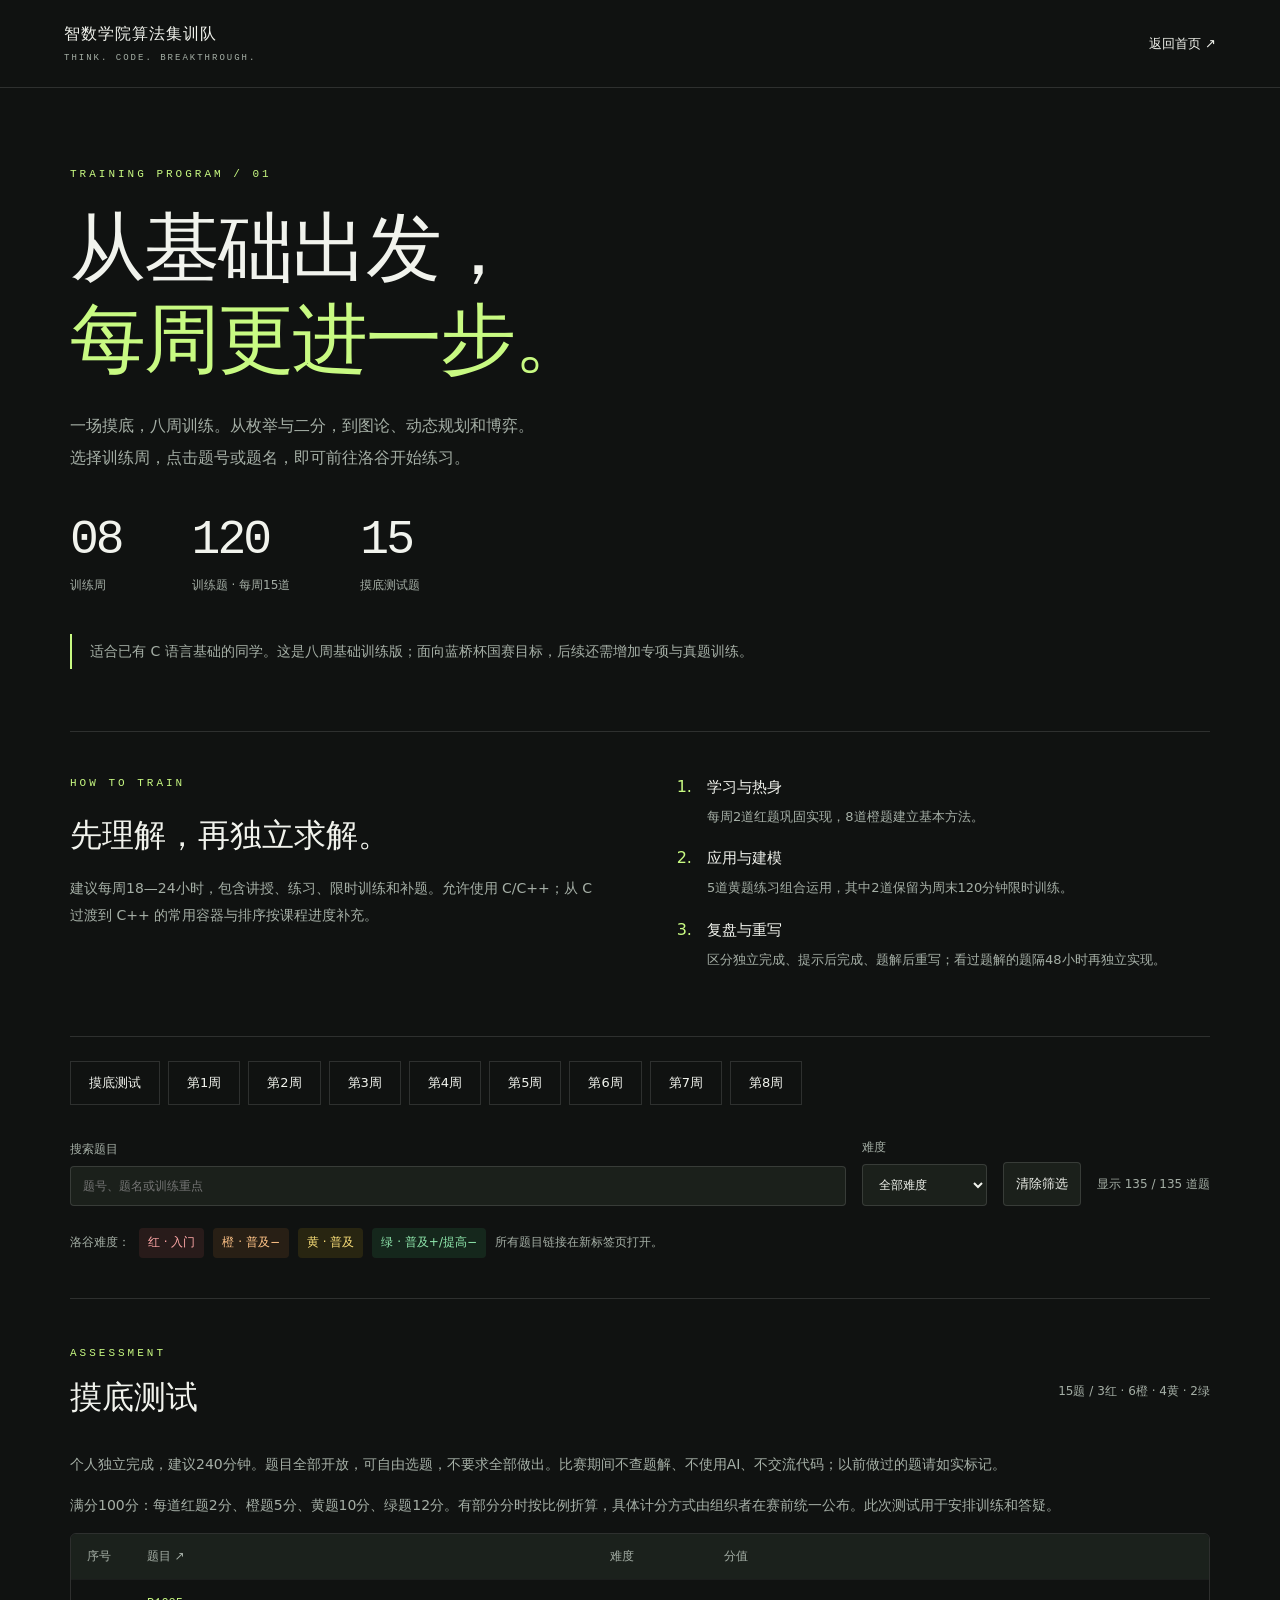
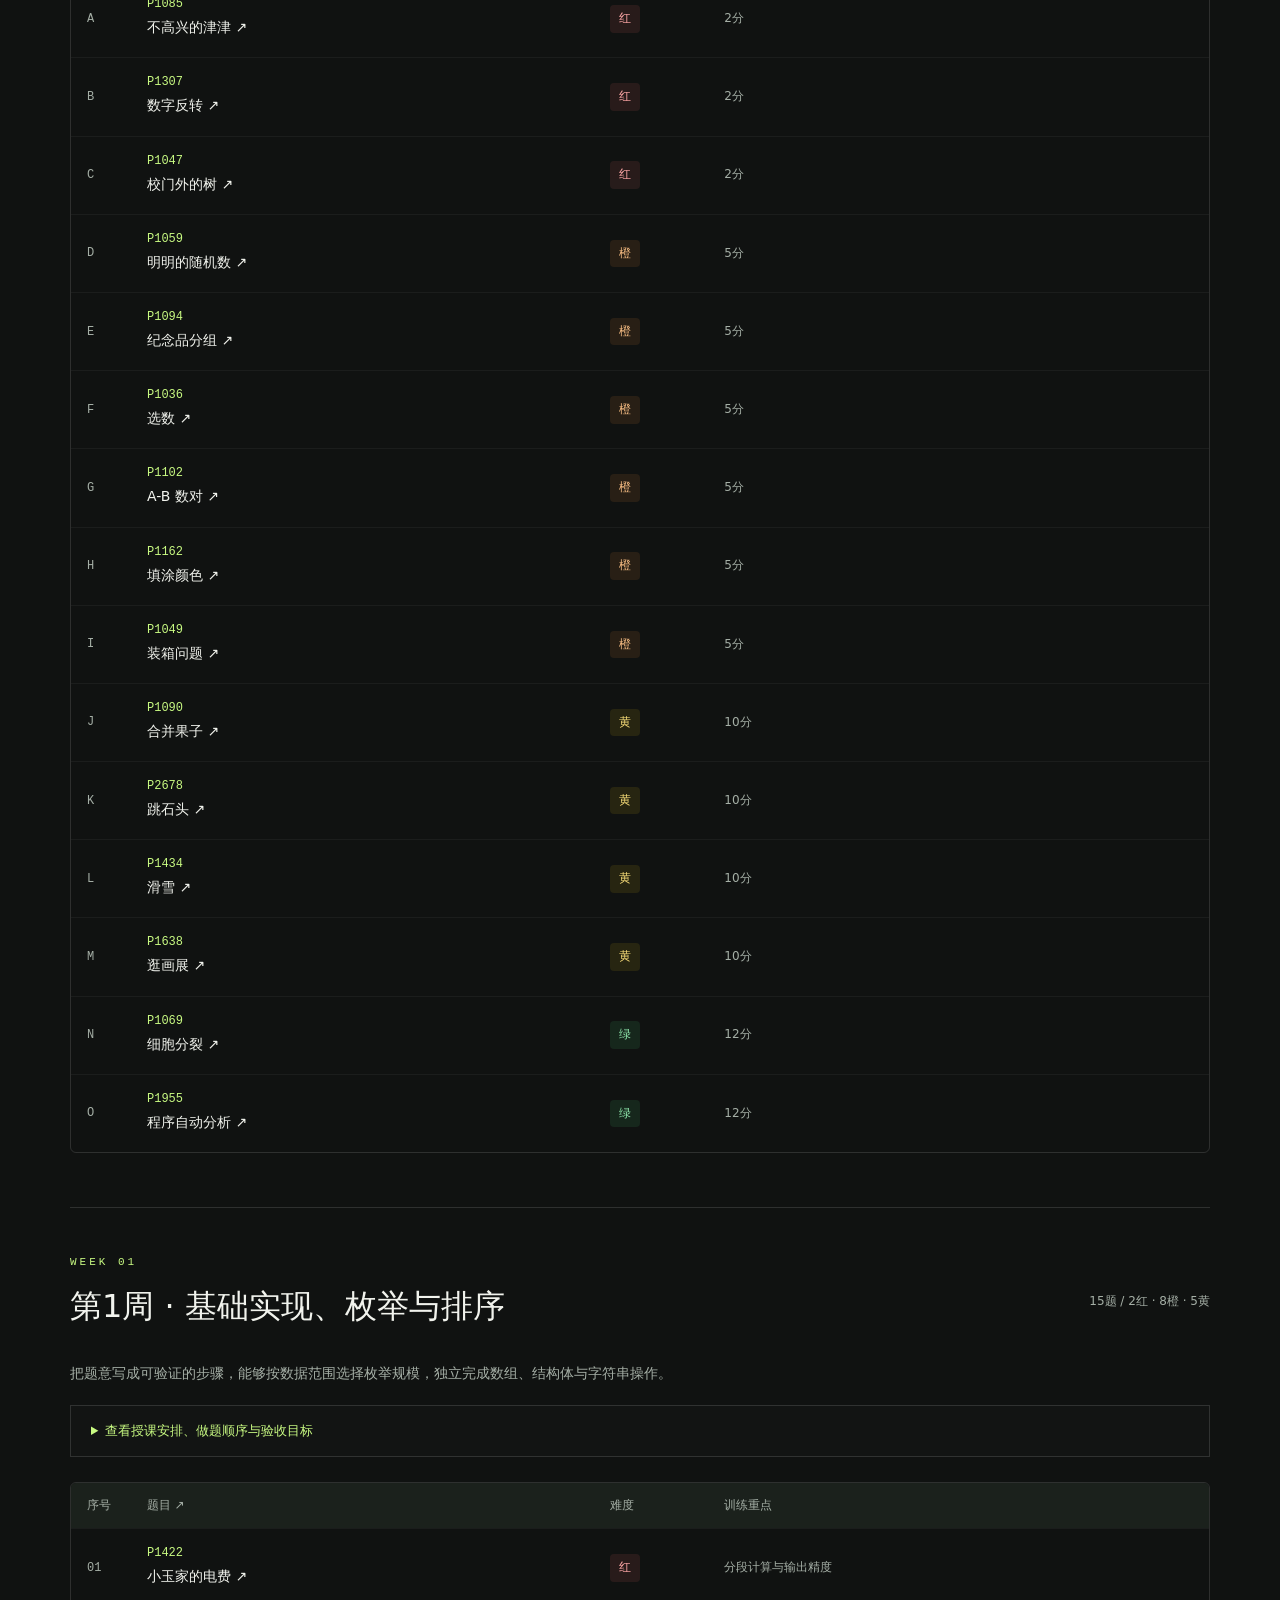
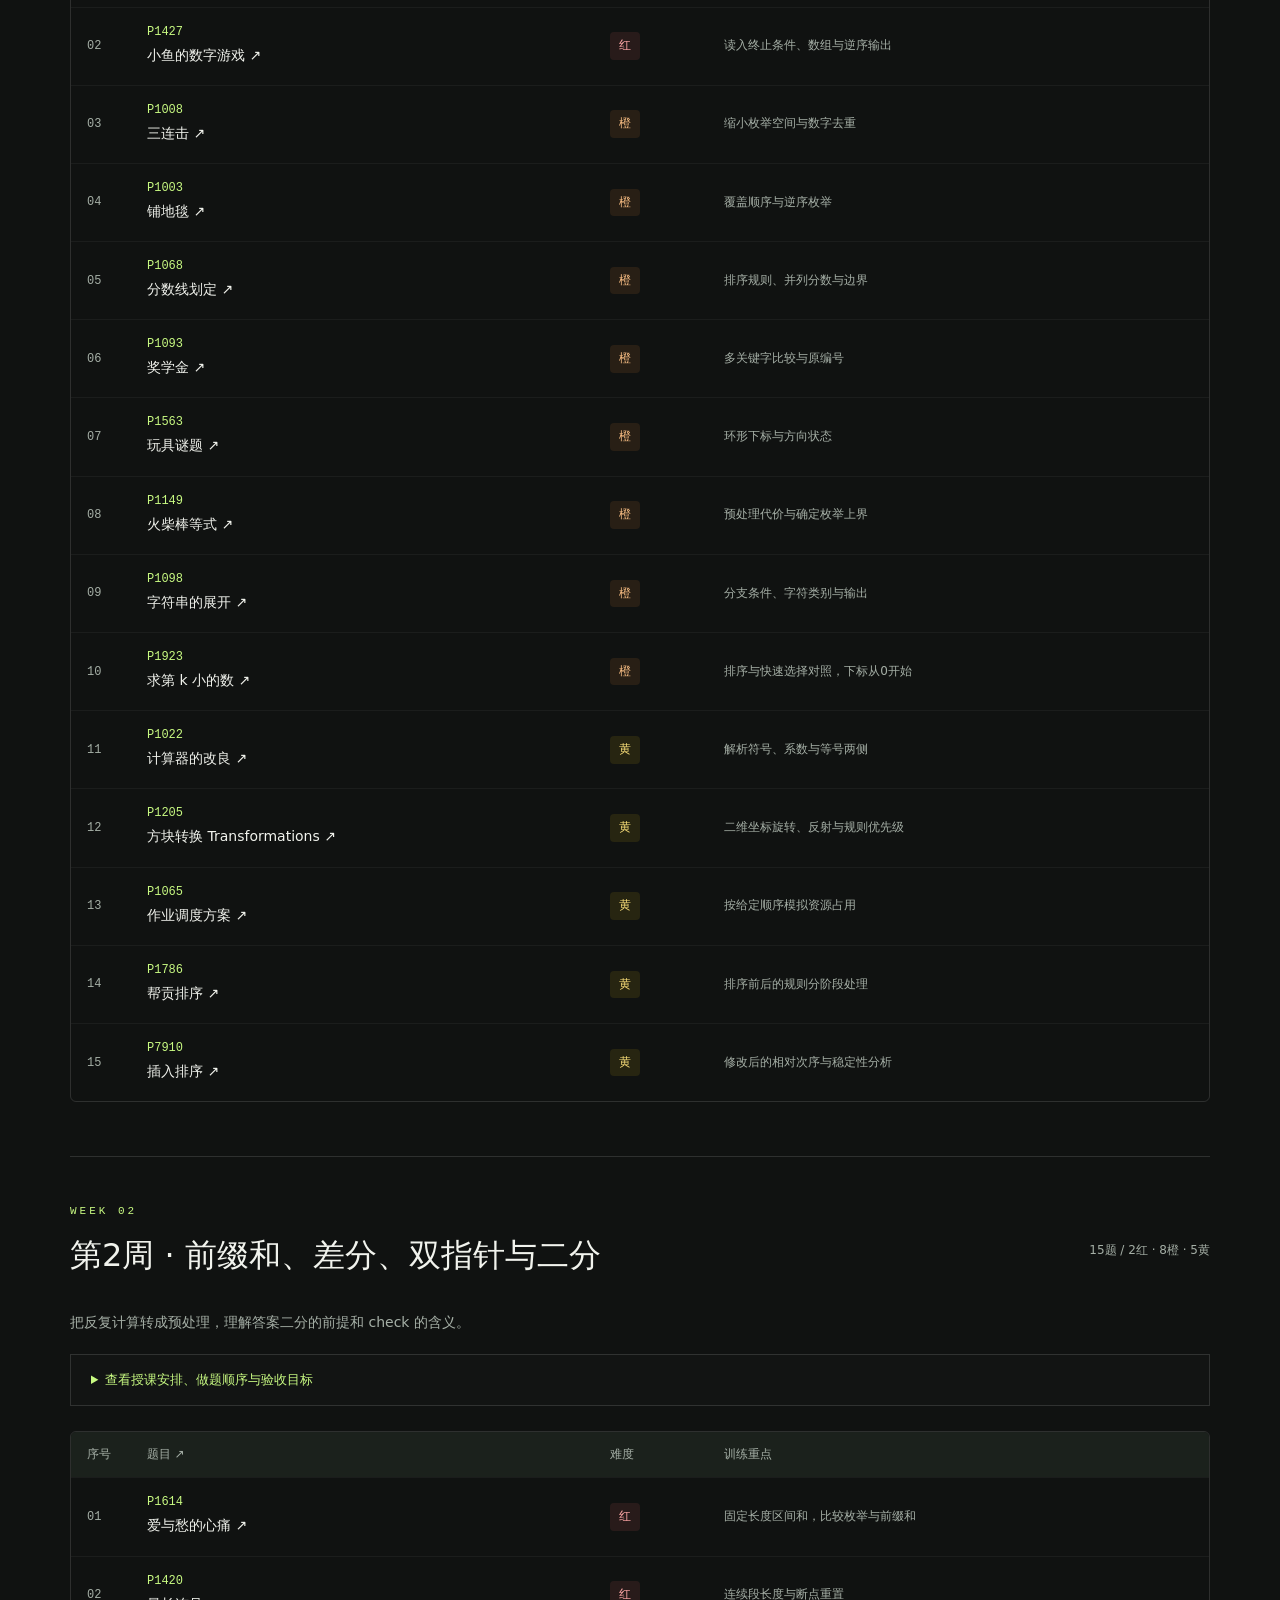
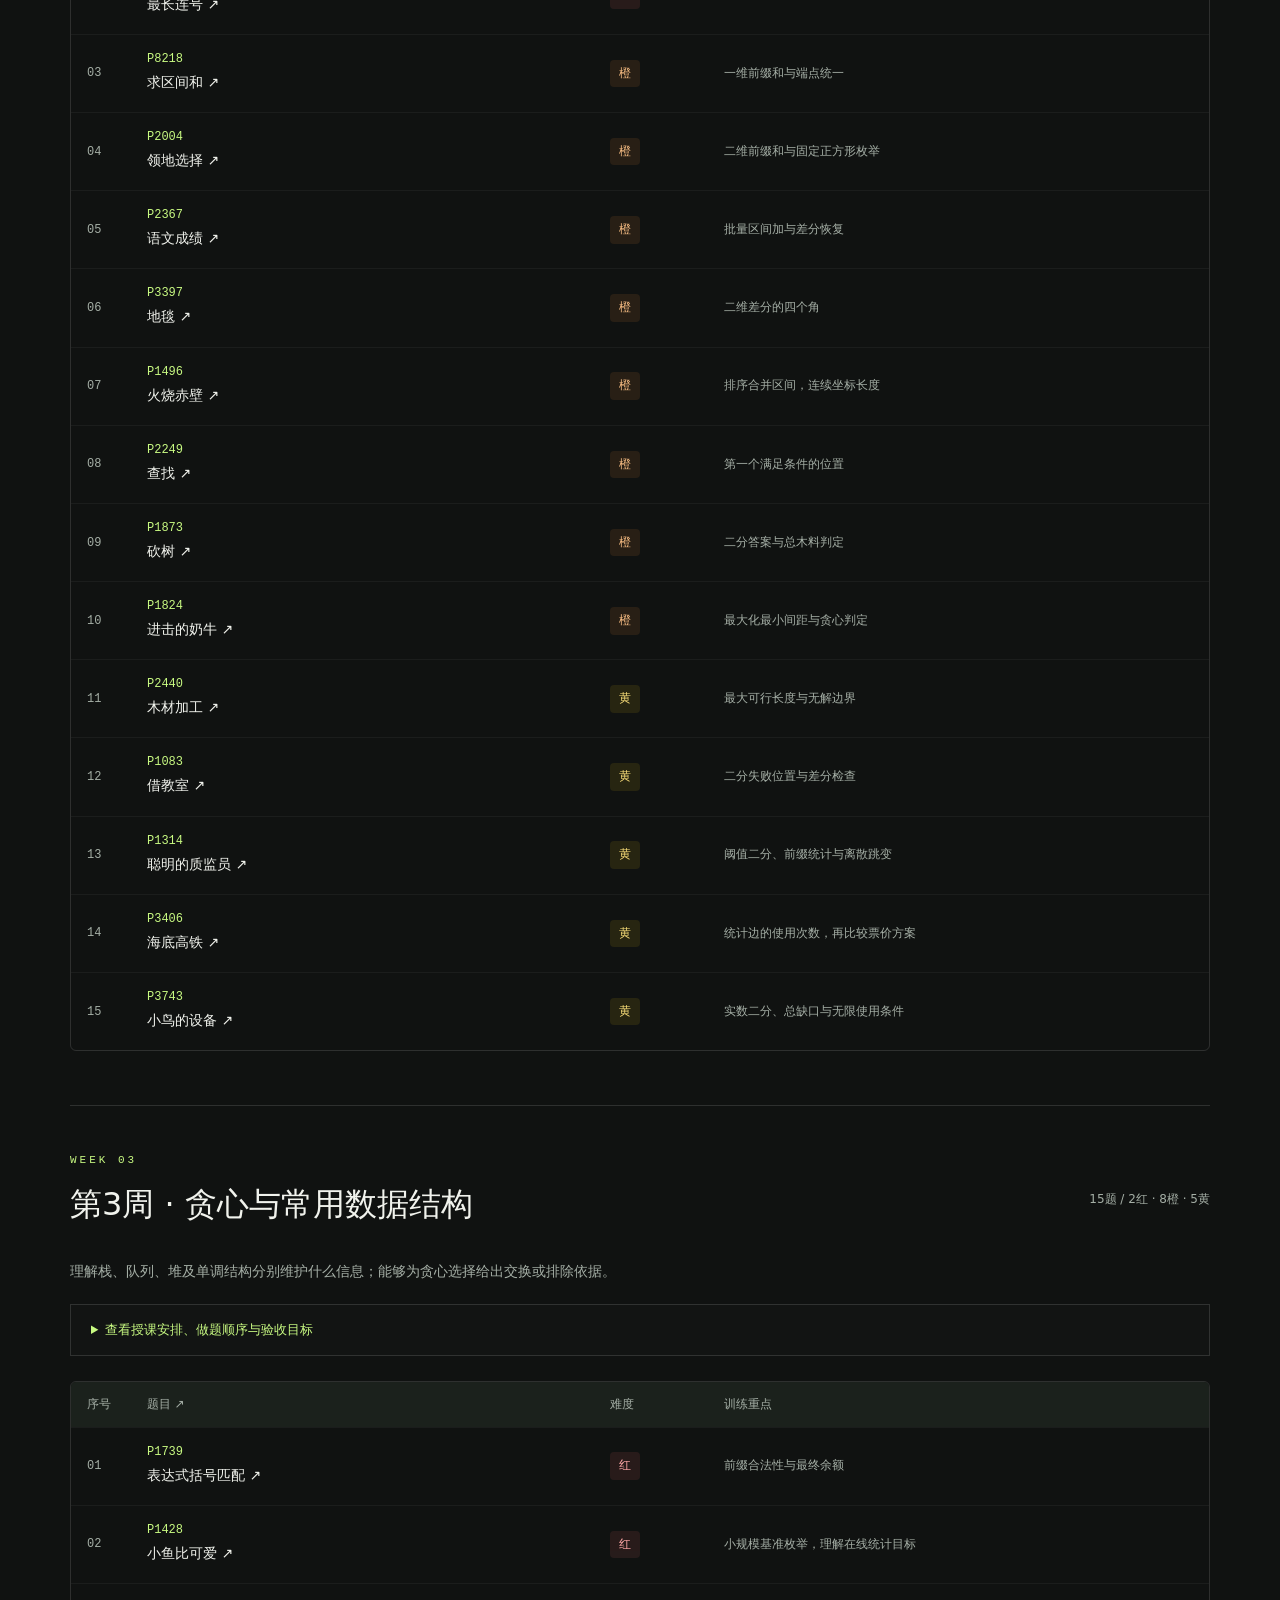
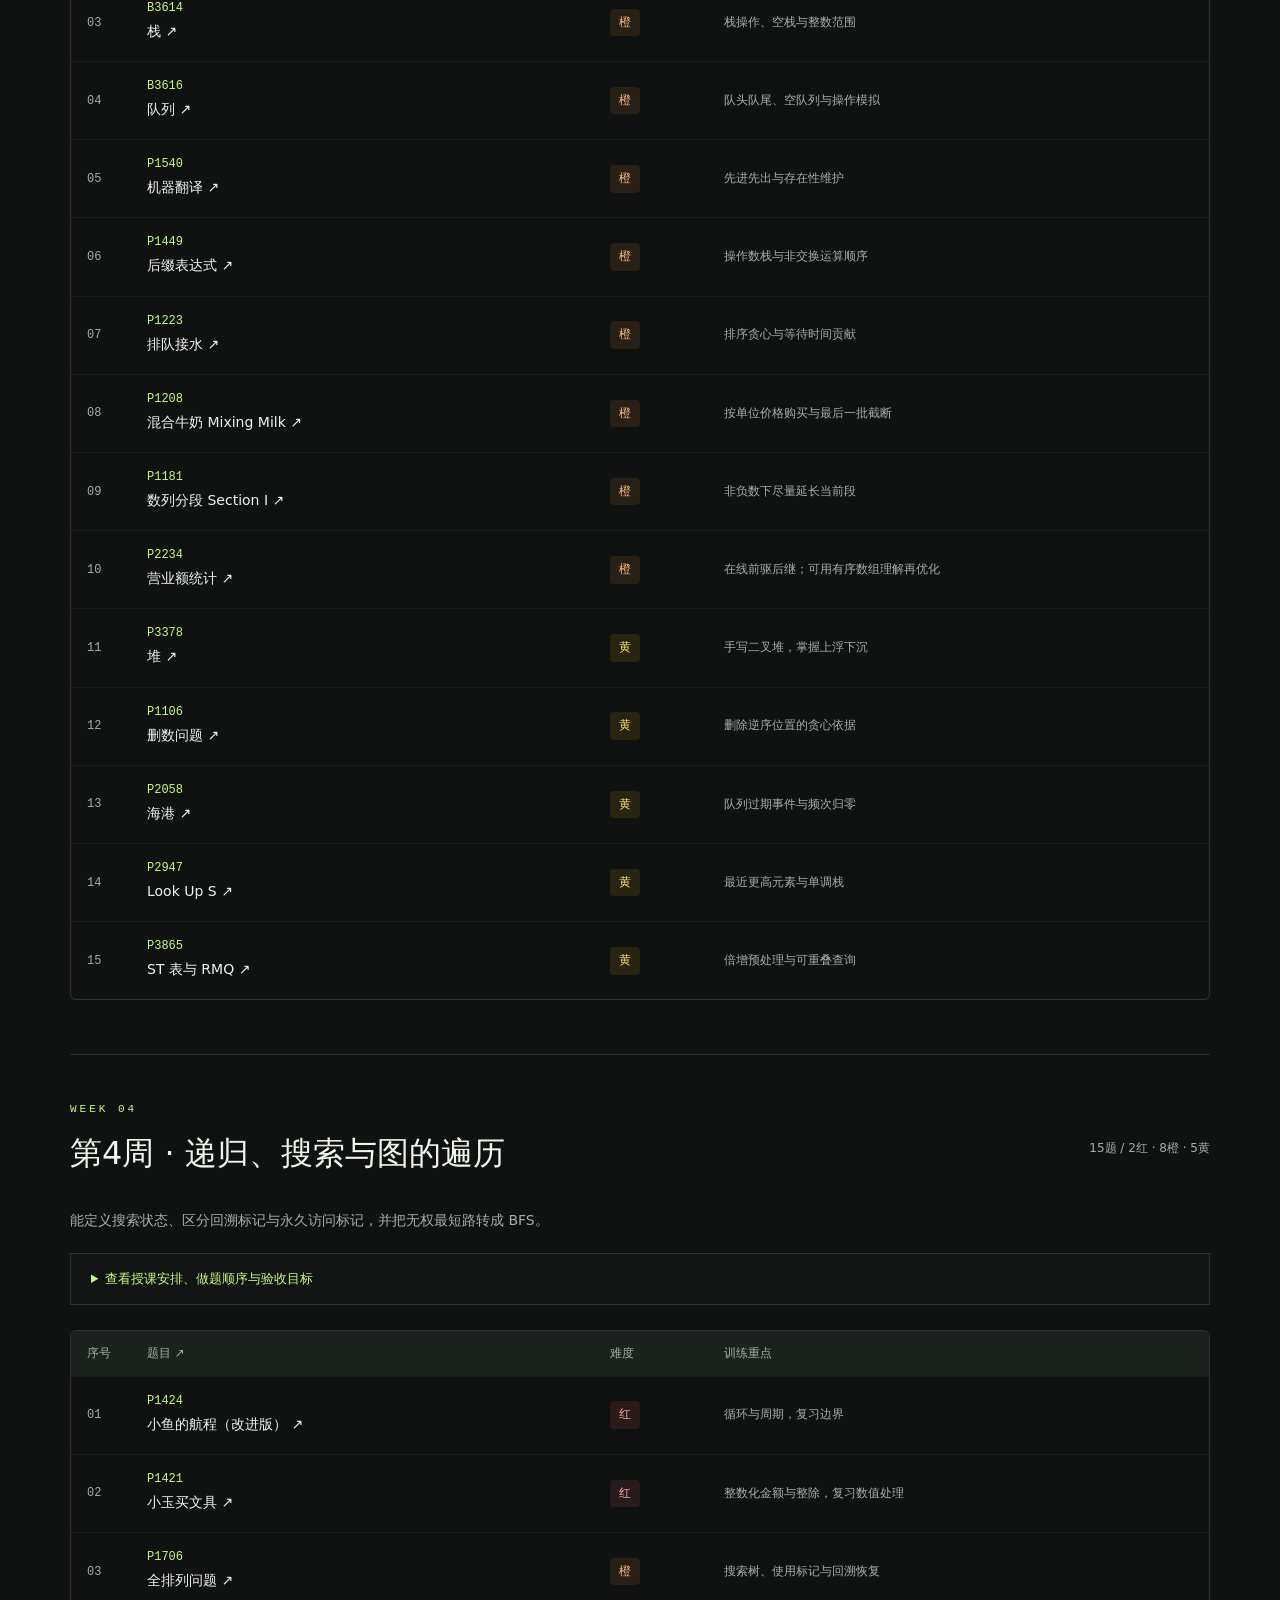
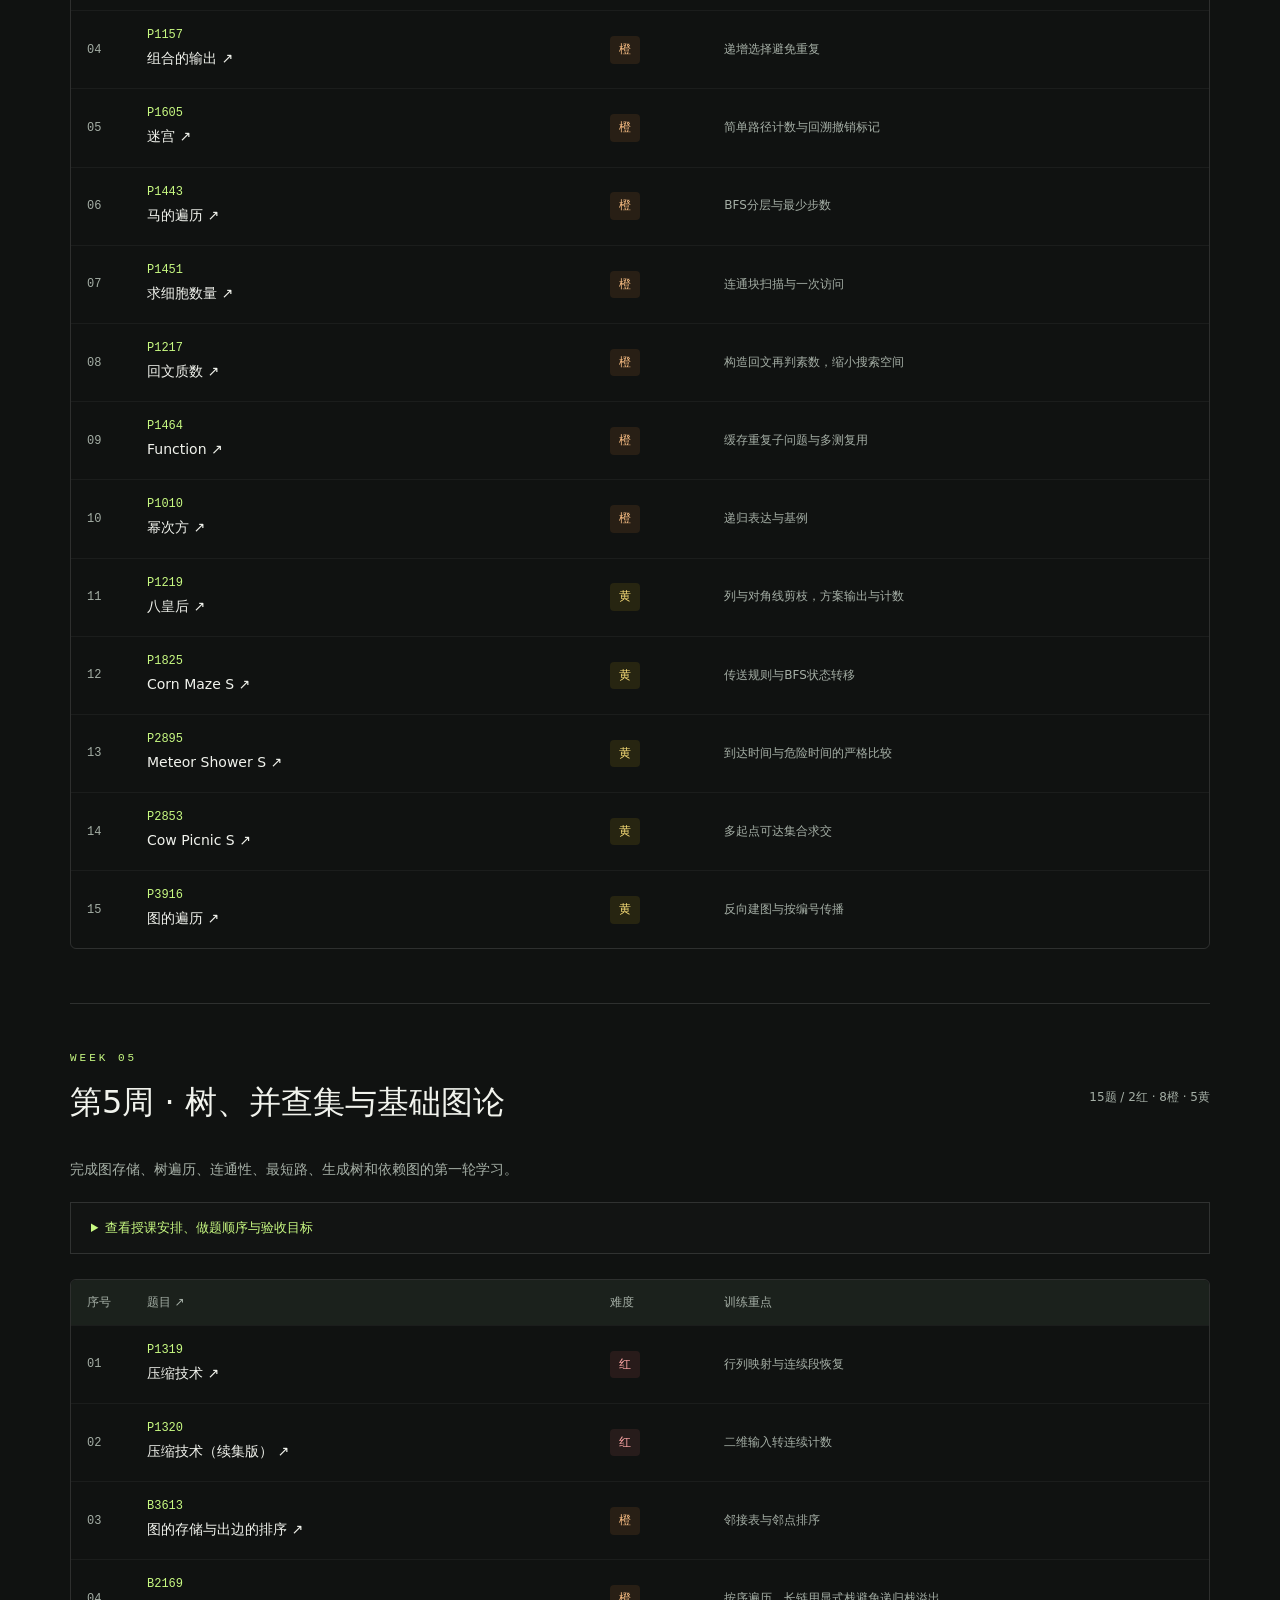
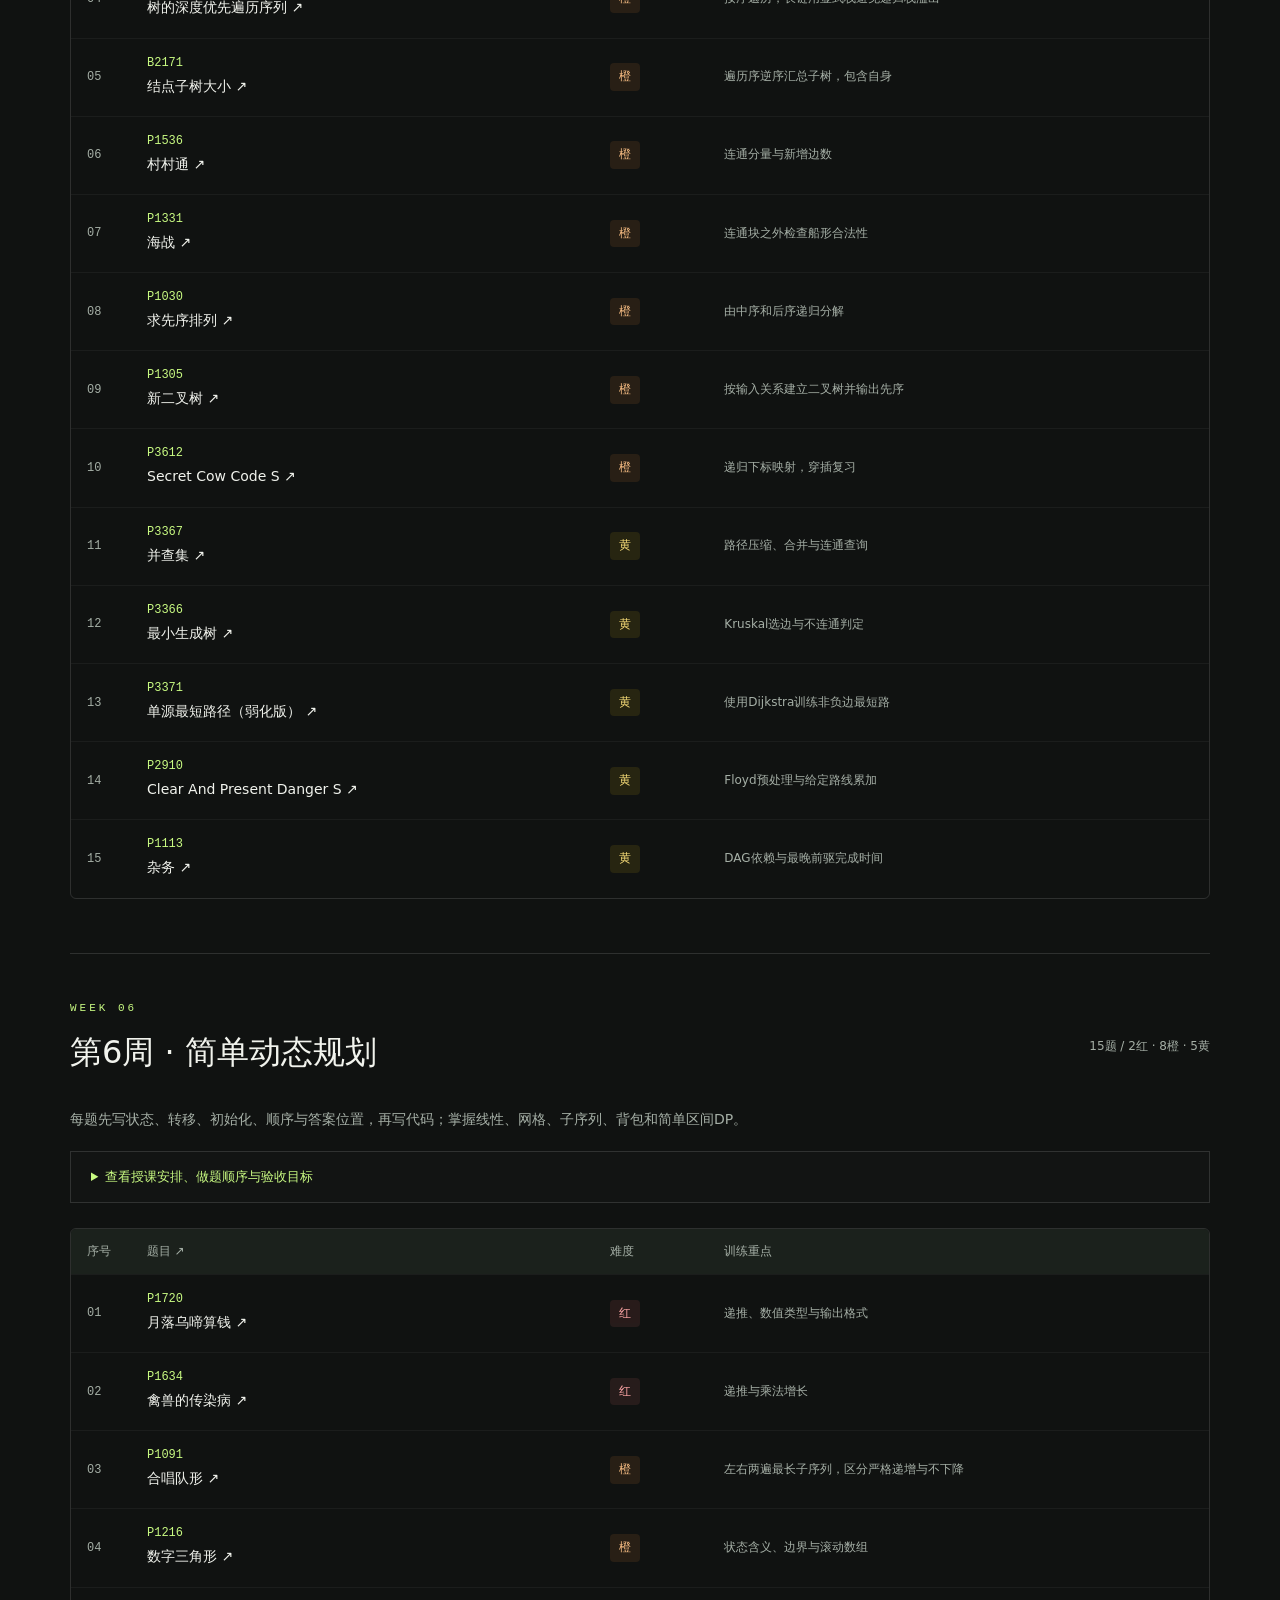
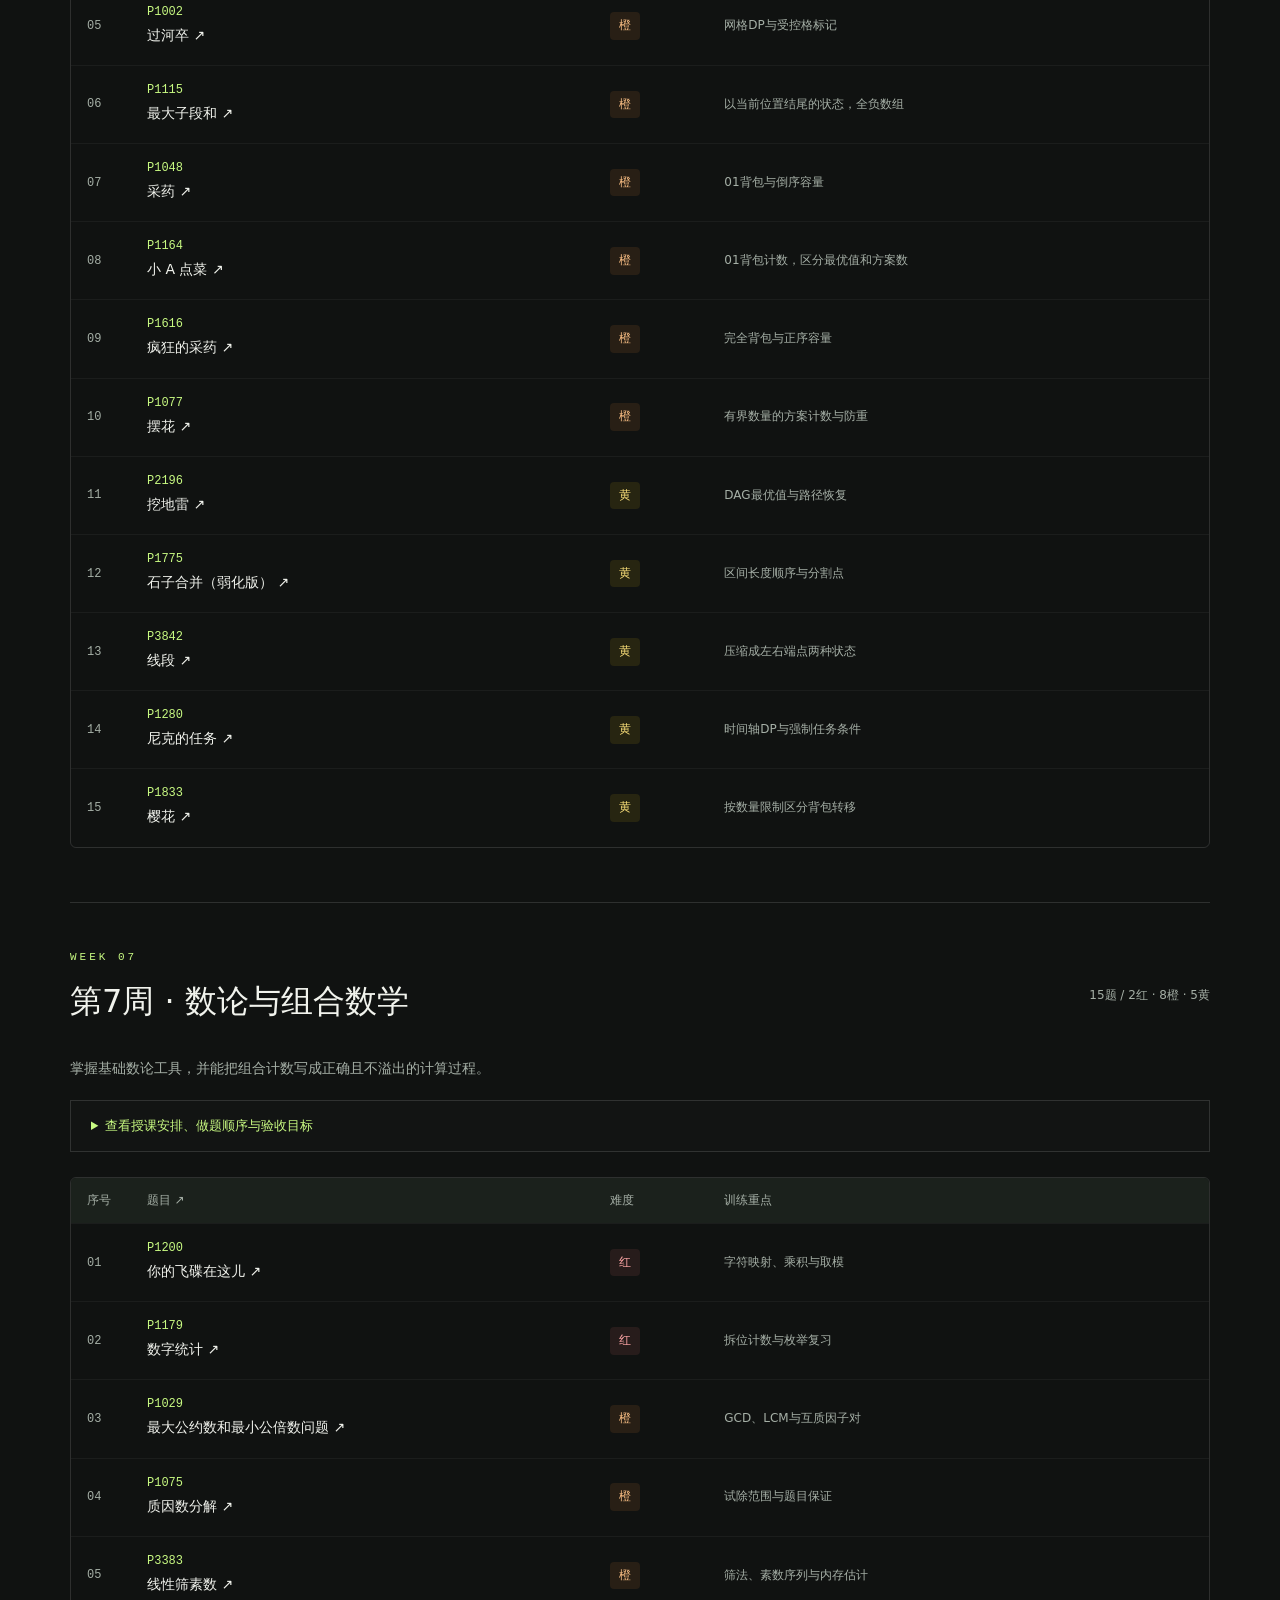
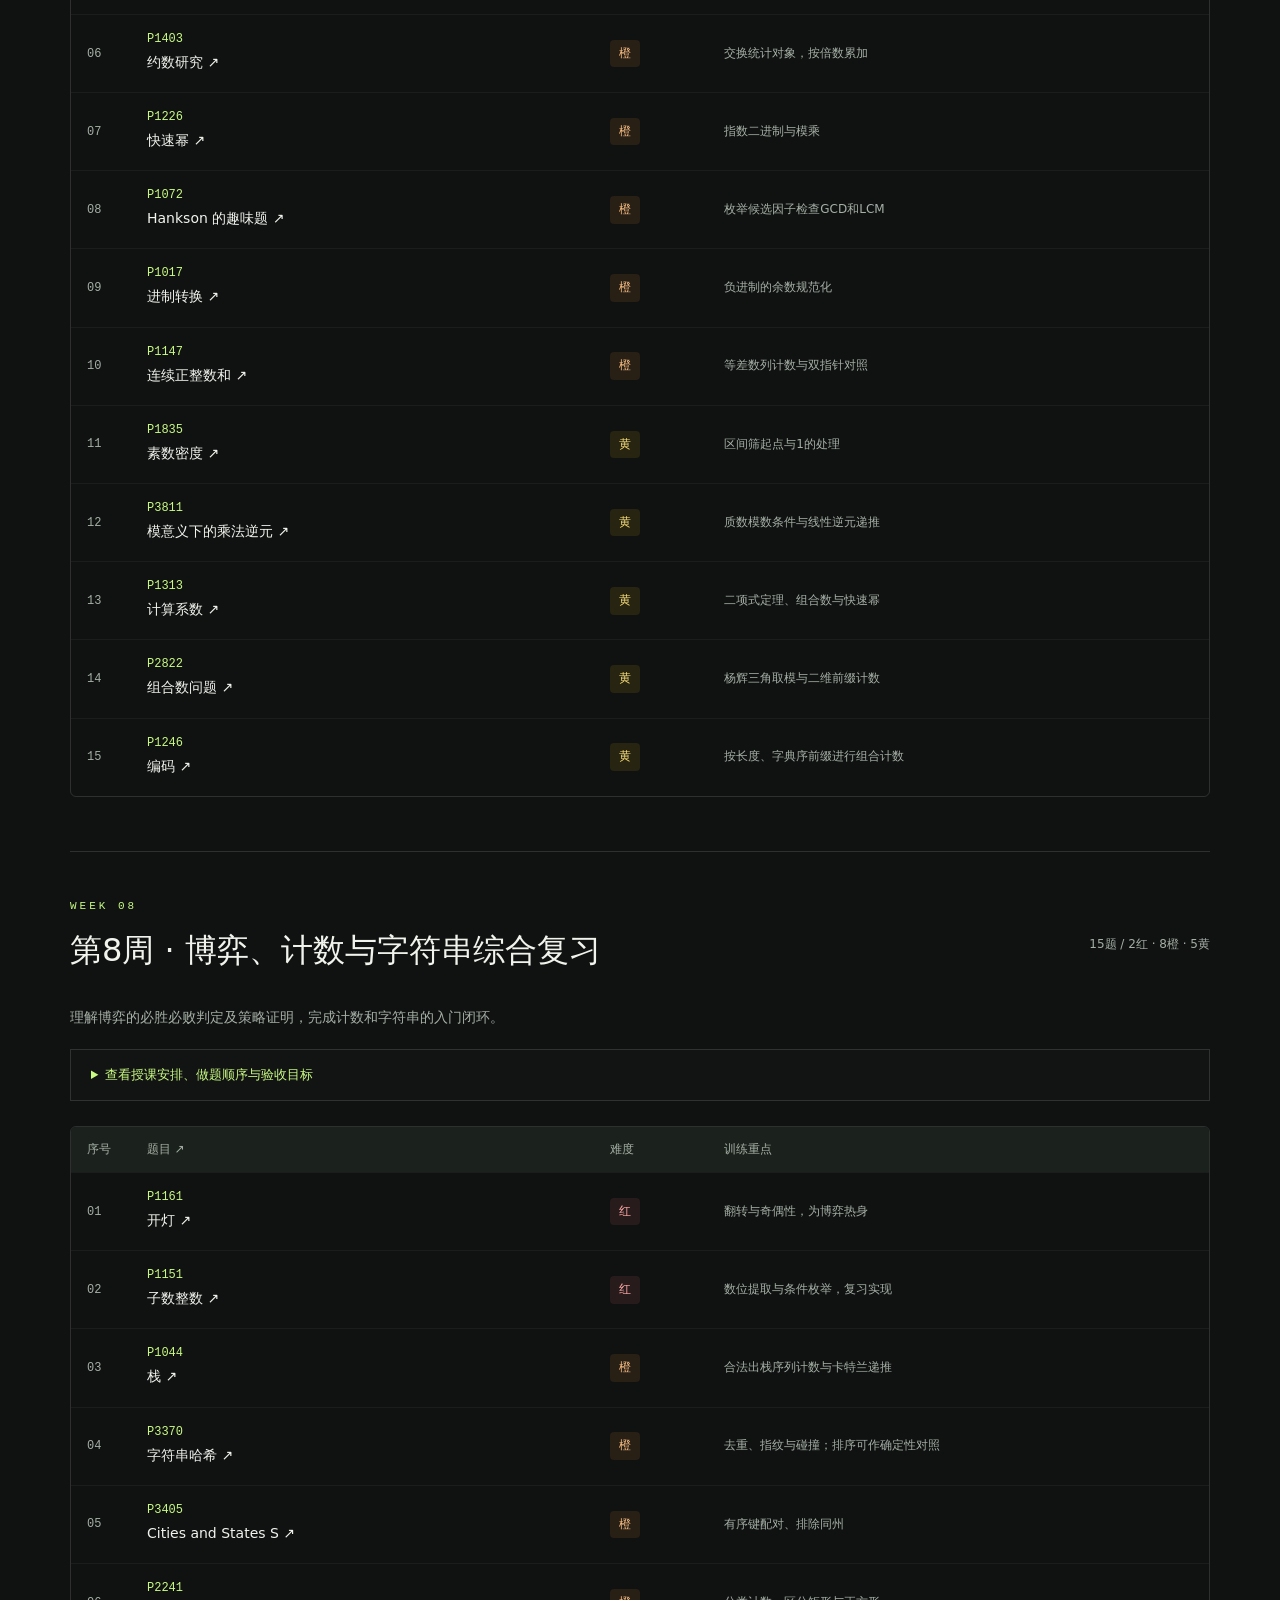
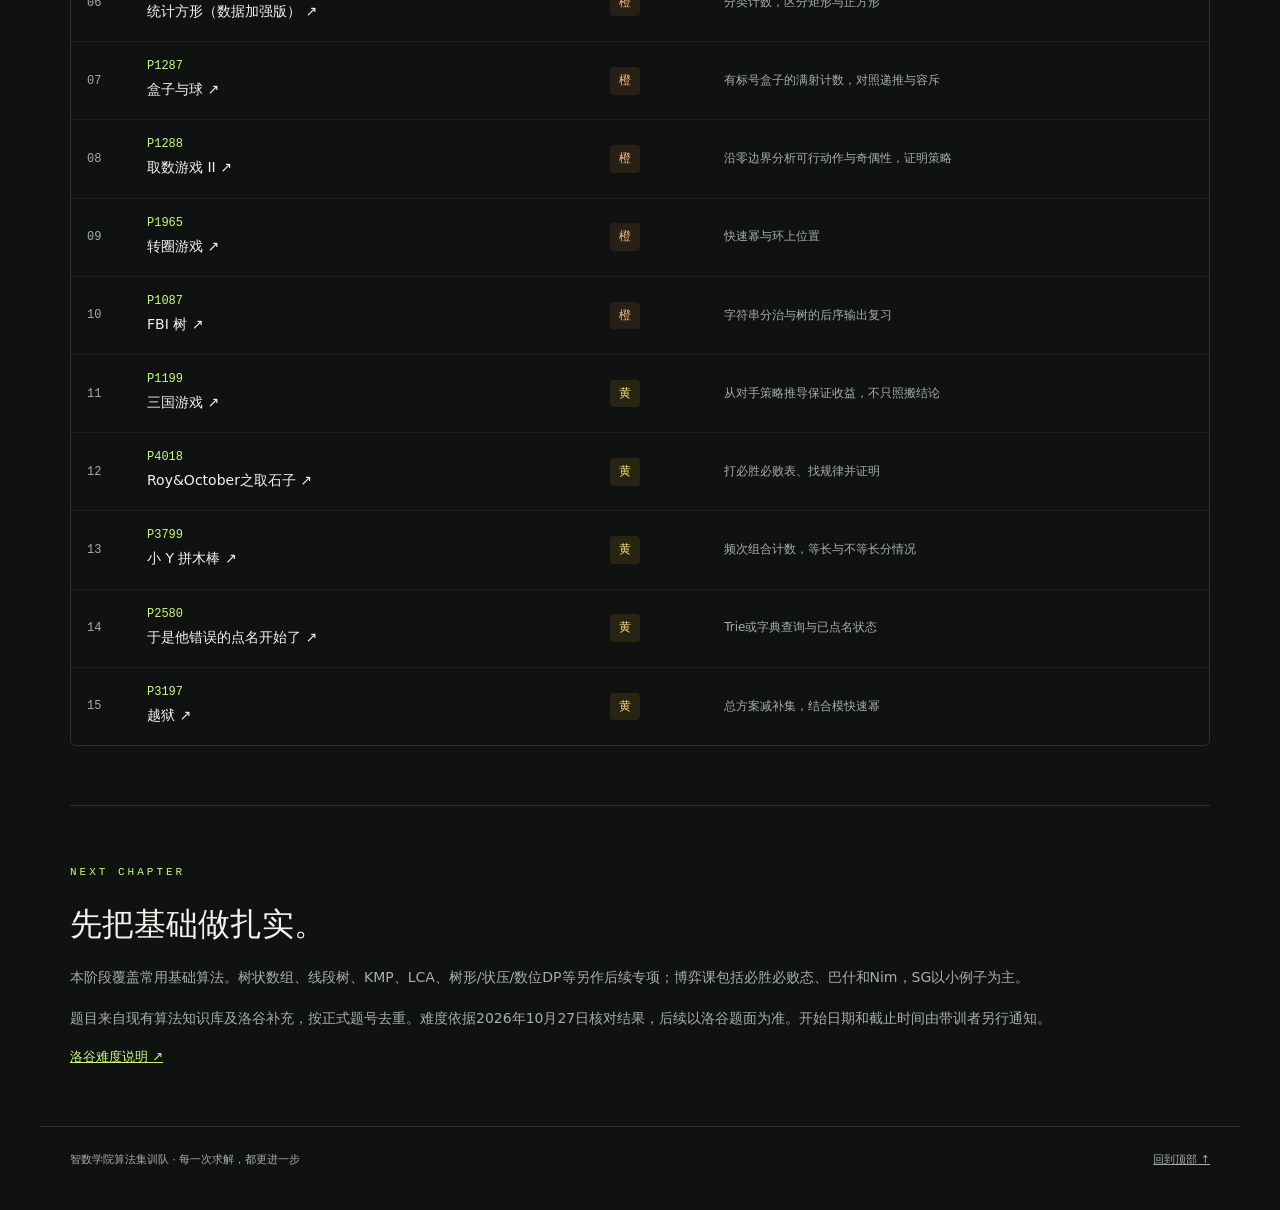
<file: docs/curriculum.html>
<!doctype html>
<html lang="zh-CN">
<head>
<meta charset="utf-8"><meta name="viewport" content="width=device-width,initial-scale=1">
<meta name="theme-color" content="#101211">
<meta name="description" content="智数学院算法集训队八周基础训练计划：15道摸底题与120道每周练习，点击题目直达洛谷。">
<title>训练计划与题单 · 智数学院算法集训队</title>
<link rel="stylesheet" href="curriculum.css"><script src="curriculum.js" defer></script>
</head><body>
<a class="skip" href="#main">跳至训练计划</a>
<header><a class="brand" href="index.html">智数学院算法集训队<span>THINK. CODE. BREAKTHROUGH.</span></a><a href="index.html">返回首页 ↗</a></header>
<main id="main">
<section class="hero"><p class="eyebrow">TRAINING PROGRAM / 01</p><h1>从基础出发，<br><em>每周更进一步。</em></h1><p class="intro">一场摸底，八周训练。从枚举与二分，到图论、动态规划和博弈。<br>选择训练周，点击题号或题名，即可前往洛谷开始练习。</p>
<div class="stats"><div><strong>08</strong><span>训练周</span></div><div><strong>120</strong><span>训练题 · 每周15道</span></div><div><strong>15</strong><span>摸底测试题</span></div></div>
<p class="notice">适合已有 C 语言基础的同学。这是八周基础训练版；面向蓝桥杯国赛目标，后续还需增加专项与真题训练。</p></section>
<section class="overview" aria-labelledby="overview-title"><div><p class="eyebrow">HOW TO TRAIN</p><h2 id="overview-title">先理解，再独立求解。</h2><p>建议每周18—24小时，包含讲授、练习、限时训练和补题。允许使用 C/C++；从 C 过渡到 C++ 的常用容器与排序按课程进度补充。</p></div><ol><li><b>学习与热身</b><span>每周2道红题巩固实现，8道橙题建立基本方法。</span></li><li><b>应用与建模</b><span>5道黄题练习组合运用，其中2道保留为周末120分钟限时训练。</span></li><li><b>复盘与重写</b><span>区分独立完成、提示后完成、题解后重写；看过题解的题隔48小时再独立实现。</span></li></ol></section>
<nav class="week-nav" aria-label="选择训练周"><a href="#week-0">摸底测试</a>
<a href="#week-1">第1周</a>
<a href="#week-2">第2周</a>
<a href="#week-3">第3周</a>
<a href="#week-4">第4周</a>
<a href="#week-5">第5周</a>
<a href="#week-6">第6周</a>
<a href="#week-7">第7周</a>
<a href="#week-8">第8周</a>
</nav>
<div class="filters" hidden><label>搜索题目<input id="search" type="search" placeholder="题号、题名或训练重点" autocomplete="off"></label><label>难度<select id="difficulty"><option value="">全部难度</option><option>红</option><option>橙</option><option>黄</option><option>绿</option></select></label><button id="reset" type="button">清除筛选</button><p id="result-count" role="status" aria-live="polite">共135道题</p></div>
<p class="legend">洛谷难度：<span class="badge red">红 · 入门</span> <span class="badge orange">橙 · 普及−</span> <span class="badge yellow">黄 · 普及</span> <span class="badge green">绿 · 普及+/提高−</span> <span>所有题目链接在新标签页打开。</span></p>
<p id="empty" hidden>没有符合条件的题目，请更换关键词或清除筛选。</p>

<section class="week" id="week-0" aria-labelledby="title-0"><div class="week-heading"><div><p class="eyebrow">ASSESSMENT</p><h2 id="title-0">摸底测试</h2></div><span class="quota">15题 / 3红 · 6橙 · 4黄 · 2绿</span></div>
<p>个人独立完成，建议240分钟。题目全部开放，可自由选题，不要求全部做出。比赛期间不查题解、不使用AI、不交流代码；以前做过的题请如实标记。</p><p>满分100分：每道红题2分、橙题5分、黄题10分、绿题12分。有部分分时按比例折算，具体计分方式由组织者在赛前统一公布。此次测试用于安排训练和答疑。</p>
<div class="table-wrap"><table><caption>摸底测试 · 题单</caption><thead><tr><th scope="col">序号</th><th scope="col">题目 ↗</th><th scope="col">难度</th><th scope="col">分值</th></tr></thead><tbody>
<tr data-color="红" data-search="P1085 不高兴的津津"><td class="number">A</td><td><a class="problem" href="https://www.luogu.com.cn/problem/P1085" target="_blank" rel="noopener noreferrer"><span>P1085</span>不高兴的津津 <span aria-hidden="true">↗</span></a></td><td><span class="badge red">红</span></td><td class="focus">2分</td></tr>
<tr data-color="红" data-search="P1307 数字反转"><td class="number">B</td><td><a class="problem" href="https://www.luogu.com.cn/problem/P1307" target="_blank" rel="noopener noreferrer"><span>P1307</span>数字反转 <span aria-hidden="true">↗</span></a></td><td><span class="badge red">红</span></td><td class="focus">2分</td></tr>
<tr data-color="红" data-search="P1047 校门外的树"><td class="number">C</td><td><a class="problem" href="https://www.luogu.com.cn/problem/P1047" target="_blank" rel="noopener noreferrer"><span>P1047</span>校门外的树 <span aria-hidden="true">↗</span></a></td><td><span class="badge red">红</span></td><td class="focus">2分</td></tr>
<tr data-color="橙" data-search="P1059 明明的随机数"><td class="number">D</td><td><a class="problem" href="https://www.luogu.com.cn/problem/P1059" target="_blank" rel="noopener noreferrer"><span>P1059</span>明明的随机数 <span aria-hidden="true">↗</span></a></td><td><span class="badge orange">橙</span></td><td class="focus">5分</td></tr>
<tr data-color="橙" data-search="P1094 纪念品分组"><td class="number">E</td><td><a class="problem" href="https://www.luogu.com.cn/problem/P1094" target="_blank" rel="noopener noreferrer"><span>P1094</span>纪念品分组 <span aria-hidden="true">↗</span></a></td><td><span class="badge orange">橙</span></td><td class="focus">5分</td></tr>
<tr data-color="橙" data-search="P1036 选数"><td class="number">F</td><td><a class="problem" href="https://www.luogu.com.cn/problem/P1036" target="_blank" rel="noopener noreferrer"><span>P1036</span>选数 <span aria-hidden="true">↗</span></a></td><td><span class="badge orange">橙</span></td><td class="focus">5分</td></tr>
<tr data-color="橙" data-search="P1102 A-B 数对"><td class="number">G</td><td><a class="problem" href="https://www.luogu.com.cn/problem/P1102" target="_blank" rel="noopener noreferrer"><span>P1102</span>A-B 数对 <span aria-hidden="true">↗</span></a></td><td><span class="badge orange">橙</span></td><td class="focus">5分</td></tr>
<tr data-color="橙" data-search="P1162 填涂颜色"><td class="number">H</td><td><a class="problem" href="https://www.luogu.com.cn/problem/P1162" target="_blank" rel="noopener noreferrer"><span>P1162</span>填涂颜色 <span aria-hidden="true">↗</span></a></td><td><span class="badge orange">橙</span></td><td class="focus">5分</td></tr>
<tr data-color="橙" data-search="P1049 装箱问题"><td class="number">I</td><td><a class="problem" href="https://www.luogu.com.cn/problem/P1049" target="_blank" rel="noopener noreferrer"><span>P1049</span>装箱问题 <span aria-hidden="true">↗</span></a></td><td><span class="badge orange">橙</span></td><td class="focus">5分</td></tr>
<tr data-color="黄" data-search="P1090 合并果子"><td class="number">J</td><td><a class="problem" href="https://www.luogu.com.cn/problem/P1090" target="_blank" rel="noopener noreferrer"><span>P1090</span>合并果子 <span aria-hidden="true">↗</span></a></td><td><span class="badge yellow">黄</span></td><td class="focus">10分</td></tr>
<tr data-color="黄" data-search="P2678 跳石头"><td class="number">K</td><td><a class="problem" href="https://www.luogu.com.cn/problem/P2678" target="_blank" rel="noopener noreferrer"><span>P2678</span>跳石头 <span aria-hidden="true">↗</span></a></td><td><span class="badge yellow">黄</span></td><td class="focus">10分</td></tr>
<tr data-color="黄" data-search="P1434 滑雪"><td class="number">L</td><td><a class="problem" href="https://www.luogu.com.cn/problem/P1434" target="_blank" rel="noopener noreferrer"><span>P1434</span>滑雪 <span aria-hidden="true">↗</span></a></td><td><span class="badge yellow">黄</span></td><td class="focus">10分</td></tr>
<tr data-color="黄" data-search="P1638 逛画展"><td class="number">M</td><td><a class="problem" href="https://www.luogu.com.cn/problem/P1638" target="_blank" rel="noopener noreferrer"><span>P1638</span>逛画展 <span aria-hidden="true">↗</span></a></td><td><span class="badge yellow">黄</span></td><td class="focus">10分</td></tr>
<tr data-color="绿" data-search="P1069 细胞分裂"><td class="number">N</td><td><a class="problem" href="https://www.luogu.com.cn/problem/P1069" target="_blank" rel="noopener noreferrer"><span>P1069</span>细胞分裂 <span aria-hidden="true">↗</span></a></td><td><span class="badge green">绿</span></td><td class="focus">12分</td></tr>
<tr data-color="绿" data-search="P1955 程序自动分析"><td class="number">O</td><td><a class="problem" href="https://www.luogu.com.cn/problem/P1955" target="_blank" rel="noopener noreferrer"><span>P1955</span>程序自动分析 <span aria-hidden="true">↗</span></a></td><td><span class="badge green">绿</span></td><td class="focus">12分</td></tr>
</tbody></table></div></section>
<section class="week" id="week-1" aria-labelledby="title-1"><div class="week-heading"><div><p class="eyebrow">WEEK 01</p><h2 id="title-1">第1周 · 基础实现、枚举与排序</h2></div><span class="quota">15题 / 2红 · 8橙 · 5黄</span></div>
<p class="goal">把题意写成可验证的步骤，能够按数据范围选择枚举规模，独立完成数组、结构体与字符串操作。</p><details><summary>查看授课安排、做题顺序与验收目标</summary><div class="lesson"><h3>授课安排</h3><p>第一讲：复杂度、整数溢出、枚举上界、标记与预处理；第二讲：排序比较规则、稳定性、字符串解析、二维坐标变换。快速选择在 P1923 后讲；不要求一开始就熟悉 STL。</p><h3>做题顺序</h3><p>依次完成前10题，再做 P1205、P1786、P1022、P7910，最后 P1065。第一周五道黄题主要检验复杂实现，P1065 为压轴，讲评时用时间轴手算，不让新生一开始就耗在长模拟上。</p><h3>周末验收</h3><p>能解释排序的每一项比较条件；为字符串解析写出负号、常数项和边界样例；能说明暴力枚举的次数。</p></div></details>
<div class="table-wrap"><table><caption>基础实现、枚举与排序 · 题单</caption><thead><tr><th scope="col">序号</th><th scope="col">题目 ↗</th><th scope="col">难度</th><th scope="col">训练重点</th></tr></thead><tbody>
<tr data-color="红" data-search="P1422 小玉家的电费 分段计算与输出精度"><td class="number">01</td><td><a class="problem" href="https://www.luogu.com.cn/problem/P1422" target="_blank" rel="noopener noreferrer"><span>P1422</span>小玉家的电费 <span aria-hidden="true">↗</span></a></td><td><span class="badge red">红</span></td><td class="focus">分段计算与输出精度</td></tr>
<tr data-color="红" data-search="P1427 小鱼的数字游戏 读入终止条件、数组与逆序输出"><td class="number">02</td><td><a class="problem" href="https://www.luogu.com.cn/problem/P1427" target="_blank" rel="noopener noreferrer"><span>P1427</span>小鱼的数字游戏 <span aria-hidden="true">↗</span></a></td><td><span class="badge red">红</span></td><td class="focus">读入终止条件、数组与逆序输出</td></tr>
<tr data-color="橙" data-search="P1008 三连击 缩小枚举空间与数字去重"><td class="number">03</td><td><a class="problem" href="https://www.luogu.com.cn/problem/P1008" target="_blank" rel="noopener noreferrer"><span>P1008</span>三连击 <span aria-hidden="true">↗</span></a></td><td><span class="badge orange">橙</span></td><td class="focus">缩小枚举空间与数字去重</td></tr>
<tr data-color="橙" data-search="P1003 铺地毯 覆盖顺序与逆序枚举"><td class="number">04</td><td><a class="problem" href="https://www.luogu.com.cn/problem/P1003" target="_blank" rel="noopener noreferrer"><span>P1003</span>铺地毯 <span aria-hidden="true">↗</span></a></td><td><span class="badge orange">橙</span></td><td class="focus">覆盖顺序与逆序枚举</td></tr>
<tr data-color="橙" data-search="P1068 分数线划定 排序规则、并列分数与边界"><td class="number">05</td><td><a class="problem" href="https://www.luogu.com.cn/problem/P1068" target="_blank" rel="noopener noreferrer"><span>P1068</span>分数线划定 <span aria-hidden="true">↗</span></a></td><td><span class="badge orange">橙</span></td><td class="focus">排序规则、并列分数与边界</td></tr>
<tr data-color="橙" data-search="P1093 奖学金 多关键字比较与原编号"><td class="number">06</td><td><a class="problem" href="https://www.luogu.com.cn/problem/P1093" target="_blank" rel="noopener noreferrer"><span>P1093</span>奖学金 <span aria-hidden="true">↗</span></a></td><td><span class="badge orange">橙</span></td><td class="focus">多关键字比较与原编号</td></tr>
<tr data-color="橙" data-search="P1563 玩具谜题 环形下标与方向状态"><td class="number">07</td><td><a class="problem" href="https://www.luogu.com.cn/problem/P1563" target="_blank" rel="noopener noreferrer"><span>P1563</span>玩具谜题 <span aria-hidden="true">↗</span></a></td><td><span class="badge orange">橙</span></td><td class="focus">环形下标与方向状态</td></tr>
<tr data-color="橙" data-search="P1149 火柴棒等式 预处理代价与确定枚举上界"><td class="number">08</td><td><a class="problem" href="https://www.luogu.com.cn/problem/P1149" target="_blank" rel="noopener noreferrer"><span>P1149</span>火柴棒等式 <span aria-hidden="true">↗</span></a></td><td><span class="badge orange">橙</span></td><td class="focus">预处理代价与确定枚举上界</td></tr>
<tr data-color="橙" data-search="P1098 字符串的展开 分支条件、字符类别与输出"><td class="number">09</td><td><a class="problem" href="https://www.luogu.com.cn/problem/P1098" target="_blank" rel="noopener noreferrer"><span>P1098</span>字符串的展开 <span aria-hidden="true">↗</span></a></td><td><span class="badge orange">橙</span></td><td class="focus">分支条件、字符类别与输出</td></tr>
<tr data-color="橙" data-search="P1923 求第 k 小的数 排序与快速选择对照，下标从0开始"><td class="number">10</td><td><a class="problem" href="https://www.luogu.com.cn/problem/P1923" target="_blank" rel="noopener noreferrer"><span>P1923</span>求第 k 小的数 <span aria-hidden="true">↗</span></a></td><td><span class="badge orange">橙</span></td><td class="focus">排序与快速选择对照，下标从0开始</td></tr>
<tr data-color="黄" data-search="P1022 计算器的改良 解析符号、系数与等号两侧"><td class="number">11</td><td><a class="problem" href="https://www.luogu.com.cn/problem/P1022" target="_blank" rel="noopener noreferrer"><span>P1022</span>计算器的改良 <span aria-hidden="true">↗</span></a></td><td><span class="badge yellow">黄</span></td><td class="focus">解析符号、系数与等号两侧</td></tr>
<tr data-color="黄" data-search="P1205 方块转换 Transformations 二维坐标旋转、反射与规则优先级"><td class="number">12</td><td><a class="problem" href="https://www.luogu.com.cn/problem/P1205" target="_blank" rel="noopener noreferrer"><span>P1205</span>方块转换 Transformations <span aria-hidden="true">↗</span></a></td><td><span class="badge yellow">黄</span></td><td class="focus">二维坐标旋转、反射与规则优先级</td></tr>
<tr data-color="黄" data-search="P1065 作业调度方案 按给定顺序模拟资源占用"><td class="number">13</td><td><a class="problem" href="https://www.luogu.com.cn/problem/P1065" target="_blank" rel="noopener noreferrer"><span>P1065</span>作业调度方案 <span aria-hidden="true">↗</span></a></td><td><span class="badge yellow">黄</span></td><td class="focus">按给定顺序模拟资源占用</td></tr>
<tr data-color="黄" data-search="P1786 帮贡排序 排序前后的规则分阶段处理"><td class="number">14</td><td><a class="problem" href="https://www.luogu.com.cn/problem/P1786" target="_blank" rel="noopener noreferrer"><span>P1786</span>帮贡排序 <span aria-hidden="true">↗</span></a></td><td><span class="badge yellow">黄</span></td><td class="focus">排序前后的规则分阶段处理</td></tr>
<tr data-color="黄" data-search="P7910 插入排序 修改后的相对次序与稳定性分析"><td class="number">15</td><td><a class="problem" href="https://www.luogu.com.cn/problem/P7910" target="_blank" rel="noopener noreferrer"><span>P7910</span>插入排序 <span aria-hidden="true">↗</span></a></td><td><span class="badge yellow">黄</span></td><td class="focus">修改后的相对次序与稳定性分析</td></tr>
</tbody></table></div></section>
<section class="week" id="week-2" aria-labelledby="title-2"><div class="week-heading"><div><p class="eyebrow">WEEK 02</p><h2 id="title-2">第2周 · 前缀和、差分、双指针与二分</h2></div><span class="quota">15题 / 2红 · 8橙 · 5黄</span></div>
<p class="goal">把反复计算转成预处理，理解答案二分的前提和 check 的含义。</p><details><summary>查看授课安排、做题顺序与验收目标</summary><div class="lesson"><h3>授课安排</h3><p>第一讲：一维/二维前缀和、差分、区间合并、双指针；第二讲：有序查找、整数答案二分、实数二分。先在 P1873、P1824 上证明单调性，再讲 P1083 的复合检查。</p><h3>做题顺序</h3><p>先做 P8218、P2004、P2367、P3397、P1496，再做 P2249 与答案二分组。P3406 负责差分应用，P3743 最后做；P1314 强调离散跳变，不能以“找到相等值”为循环结束目标。</p><h3>周末验收</h3><p>脱稿写出一个 lower_bound 和一个最大可行值二分；说明闭区间差分为什么更新 r+1；为每个 check 写一句单调性证明。</p></div></details>
<div class="table-wrap"><table><caption>前缀和、差分、双指针与二分 · 题单</caption><thead><tr><th scope="col">序号</th><th scope="col">题目 ↗</th><th scope="col">难度</th><th scope="col">训练重点</th></tr></thead><tbody>
<tr data-color="红" data-search="P1614 爱与愁的心痛 固定长度区间和，比较枚举与前缀和"><td class="number">01</td><td><a class="problem" href="https://www.luogu.com.cn/problem/P1614" target="_blank" rel="noopener noreferrer"><span>P1614</span>爱与愁的心痛 <span aria-hidden="true">↗</span></a></td><td><span class="badge red">红</span></td><td class="focus">固定长度区间和，比较枚举与前缀和</td></tr>
<tr data-color="红" data-search="P1420 最长连号 连续段长度与断点重置"><td class="number">02</td><td><a class="problem" href="https://www.luogu.com.cn/problem/P1420" target="_blank" rel="noopener noreferrer"><span>P1420</span>最长连号 <span aria-hidden="true">↗</span></a></td><td><span class="badge red">红</span></td><td class="focus">连续段长度与断点重置</td></tr>
<tr data-color="橙" data-search="P8218 求区间和 一维前缀和与端点统一"><td class="number">03</td><td><a class="problem" href="https://www.luogu.com.cn/problem/P8218" target="_blank" rel="noopener noreferrer"><span>P8218</span>求区间和 <span aria-hidden="true">↗</span></a></td><td><span class="badge orange">橙</span></td><td class="focus">一维前缀和与端点统一</td></tr>
<tr data-color="橙" data-search="P2004 领地选择 二维前缀和与固定正方形枚举"><td class="number">04</td><td><a class="problem" href="https://www.luogu.com.cn/problem/P2004" target="_blank" rel="noopener noreferrer"><span>P2004</span>领地选择 <span aria-hidden="true">↗</span></a></td><td><span class="badge orange">橙</span></td><td class="focus">二维前缀和与固定正方形枚举</td></tr>
<tr data-color="橙" data-search="P2367 语文成绩 批量区间加与差分恢复"><td class="number">05</td><td><a class="problem" href="https://www.luogu.com.cn/problem/P2367" target="_blank" rel="noopener noreferrer"><span>P2367</span>语文成绩 <span aria-hidden="true">↗</span></a></td><td><span class="badge orange">橙</span></td><td class="focus">批量区间加与差分恢复</td></tr>
<tr data-color="橙" data-search="P3397 地毯 二维差分的四个角"><td class="number">06</td><td><a class="problem" href="https://www.luogu.com.cn/problem/P3397" target="_blank" rel="noopener noreferrer"><span>P3397</span>地毯 <span aria-hidden="true">↗</span></a></td><td><span class="badge orange">橙</span></td><td class="focus">二维差分的四个角</td></tr>
<tr data-color="橙" data-search="P1496 火烧赤壁 排序合并区间，连续坐标长度"><td class="number">07</td><td><a class="problem" href="https://www.luogu.com.cn/problem/P1496" target="_blank" rel="noopener noreferrer"><span>P1496</span>火烧赤壁 <span aria-hidden="true">↗</span></a></td><td><span class="badge orange">橙</span></td><td class="focus">排序合并区间，连续坐标长度</td></tr>
<tr data-color="橙" data-search="P2249 查找 第一个满足条件的位置"><td class="number">08</td><td><a class="problem" href="https://www.luogu.com.cn/problem/P2249" target="_blank" rel="noopener noreferrer"><span>P2249</span>查找 <span aria-hidden="true">↗</span></a></td><td><span class="badge orange">橙</span></td><td class="focus">第一个满足条件的位置</td></tr>
<tr data-color="橙" data-search="P1873 砍树 二分答案与总木料判定"><td class="number">09</td><td><a class="problem" href="https://www.luogu.com.cn/problem/P1873" target="_blank" rel="noopener noreferrer"><span>P1873</span>砍树 <span aria-hidden="true">↗</span></a></td><td><span class="badge orange">橙</span></td><td class="focus">二分答案与总木料判定</td></tr>
<tr data-color="橙" data-search="P1824 进击的奶牛 最大化最小间距与贪心判定"><td class="number">10</td><td><a class="problem" href="https://www.luogu.com.cn/problem/P1824" target="_blank" rel="noopener noreferrer"><span>P1824</span>进击的奶牛 <span aria-hidden="true">↗</span></a></td><td><span class="badge orange">橙</span></td><td class="focus">最大化最小间距与贪心判定</td></tr>
<tr data-color="黄" data-search="P2440 木材加工 最大可行长度与无解边界"><td class="number">11</td><td><a class="problem" href="https://www.luogu.com.cn/problem/P2440" target="_blank" rel="noopener noreferrer"><span>P2440</span>木材加工 <span aria-hidden="true">↗</span></a></td><td><span class="badge yellow">黄</span></td><td class="focus">最大可行长度与无解边界</td></tr>
<tr data-color="黄" data-search="P1083 借教室 二分失败位置与差分检查"><td class="number">12</td><td><a class="problem" href="https://www.luogu.com.cn/problem/P1083" target="_blank" rel="noopener noreferrer"><span>P1083</span>借教室 <span aria-hidden="true">↗</span></a></td><td><span class="badge yellow">黄</span></td><td class="focus">二分失败位置与差分检查</td></tr>
<tr data-color="黄" data-search="P1314 聪明的质监员 阈值二分、前缀统计与离散跳变"><td class="number">13</td><td><a class="problem" href="https://www.luogu.com.cn/problem/P1314" target="_blank" rel="noopener noreferrer"><span>P1314</span>聪明的质监员 <span aria-hidden="true">↗</span></a></td><td><span class="badge yellow">黄</span></td><td class="focus">阈值二分、前缀统计与离散跳变</td></tr>
<tr data-color="黄" data-search="P3406 海底高铁 统计边的使用次数，再比较票价方案"><td class="number">14</td><td><a class="problem" href="https://www.luogu.com.cn/problem/P3406" target="_blank" rel="noopener noreferrer"><span>P3406</span>海底高铁 <span aria-hidden="true">↗</span></a></td><td><span class="badge yellow">黄</span></td><td class="focus">统计边的使用次数，再比较票价方案</td></tr>
<tr data-color="黄" data-search="P3743 小鸟的设备 实数二分、总缺口与无限使用条件"><td class="number">15</td><td><a class="problem" href="https://www.luogu.com.cn/problem/P3743" target="_blank" rel="noopener noreferrer"><span>P3743</span>小鸟的设备 <span aria-hidden="true">↗</span></a></td><td><span class="badge yellow">黄</span></td><td class="focus">实数二分、总缺口与无限使用条件</td></tr>
</tbody></table></div></section>
<section class="week" id="week-3" aria-labelledby="title-3"><div class="week-heading"><div><p class="eyebrow">WEEK 03</p><h2 id="title-3">第3周 · 贪心与常用数据结构</h2></div><span class="quota">15题 / 2红 · 8橙 · 5黄</span></div>
<p class="goal">理解栈、队列、堆及单调结构分别维护什么信息；能够为贪心选择给出交换或排除依据。</p><details><summary>查看授课安排、做题顺序与验收目标</summary><div class="lesson"><h3>授课安排</h3><p>第一讲：栈、队列、后缀表达式、基础贪心；第二讲：二叉堆、单调栈、滑动窗口频次与 ST 表。单调队列只做课堂推导，不额外增加作业。P2234 可先用排序数组理解前驱后继，再学习 C++ set 或自主选择更高效实现。</p><h3>做题顺序</h3><p>P3378 应在 P2058、P2947、P3865 之前完成。P3865 是静态查询拓展，不把所有区间查询都套 ST 表；课程只教查询 max 的可重叠性质。</p><h3>周末验收</h3><p>独立手写数组栈、队列和最小堆；解释单调栈为什么每个元素最多进出一次；给出一个错误贪心的反例。</p></div></details>
<div class="table-wrap"><table><caption>贪心与常用数据结构 · 题单</caption><thead><tr><th scope="col">序号</th><th scope="col">题目 ↗</th><th scope="col">难度</th><th scope="col">训练重点</th></tr></thead><tbody>
<tr data-color="红" data-search="P1739 表达式括号匹配 前缀合法性与最终余额"><td class="number">01</td><td><a class="problem" href="https://www.luogu.com.cn/problem/P1739" target="_blank" rel="noopener noreferrer"><span>P1739</span>表达式括号匹配 <span aria-hidden="true">↗</span></a></td><td><span class="badge red">红</span></td><td class="focus">前缀合法性与最终余额</td></tr>
<tr data-color="红" data-search="P1428 小鱼比可爱 小规模基准枚举，理解在线统计目标"><td class="number">02</td><td><a class="problem" href="https://www.luogu.com.cn/problem/P1428" target="_blank" rel="noopener noreferrer"><span>P1428</span>小鱼比可爱 <span aria-hidden="true">↗</span></a></td><td><span class="badge red">红</span></td><td class="focus">小规模基准枚举，理解在线统计目标</td></tr>
<tr data-color="橙" data-search="B3614 栈 栈操作、空栈与整数范围"><td class="number">03</td><td><a class="problem" href="https://www.luogu.com.cn/problem/B3614" target="_blank" rel="noopener noreferrer"><span>B3614</span>栈 <span aria-hidden="true">↗</span></a></td><td><span class="badge orange">橙</span></td><td class="focus">栈操作、空栈与整数范围</td></tr>
<tr data-color="橙" data-search="B3616 队列 队头队尾、空队列与操作模拟"><td class="number">04</td><td><a class="problem" href="https://www.luogu.com.cn/problem/B3616" target="_blank" rel="noopener noreferrer"><span>B3616</span>队列 <span aria-hidden="true">↗</span></a></td><td><span class="badge orange">橙</span></td><td class="focus">队头队尾、空队列与操作模拟</td></tr>
<tr data-color="橙" data-search="P1540 机器翻译 先进先出与存在性维护"><td class="number">05</td><td><a class="problem" href="https://www.luogu.com.cn/problem/P1540" target="_blank" rel="noopener noreferrer"><span>P1540</span>机器翻译 <span aria-hidden="true">↗</span></a></td><td><span class="badge orange">橙</span></td><td class="focus">先进先出与存在性维护</td></tr>
<tr data-color="橙" data-search="P1449 后缀表达式 操作数栈与非交换运算顺序"><td class="number">06</td><td><a class="problem" href="https://www.luogu.com.cn/problem/P1449" target="_blank" rel="noopener noreferrer"><span>P1449</span>后缀表达式 <span aria-hidden="true">↗</span></a></td><td><span class="badge orange">橙</span></td><td class="focus">操作数栈与非交换运算顺序</td></tr>
<tr data-color="橙" data-search="P1223 排队接水 排序贪心与等待时间贡献"><td class="number">07</td><td><a class="problem" href="https://www.luogu.com.cn/problem/P1223" target="_blank" rel="noopener noreferrer"><span>P1223</span>排队接水 <span aria-hidden="true">↗</span></a></td><td><span class="badge orange">橙</span></td><td class="focus">排序贪心与等待时间贡献</td></tr>
<tr data-color="橙" data-search="P1208 混合牛奶 Mixing Milk 按单位价格购买与最后一批截断"><td class="number">08</td><td><a class="problem" href="https://www.luogu.com.cn/problem/P1208" target="_blank" rel="noopener noreferrer"><span>P1208</span>混合牛奶 Mixing Milk <span aria-hidden="true">↗</span></a></td><td><span class="badge orange">橙</span></td><td class="focus">按单位价格购买与最后一批截断</td></tr>
<tr data-color="橙" data-search="P1181 数列分段 Section I 非负数下尽量延长当前段"><td class="number">09</td><td><a class="problem" href="https://www.luogu.com.cn/problem/P1181" target="_blank" rel="noopener noreferrer"><span>P1181</span>数列分段 Section I <span aria-hidden="true">↗</span></a></td><td><span class="badge orange">橙</span></td><td class="focus">非负数下尽量延长当前段</td></tr>
<tr data-color="橙" data-search="P2234 营业额统计 在线前驱后继；可用有序数组理解再优化"><td class="number">10</td><td><a class="problem" href="https://www.luogu.com.cn/problem/P2234" target="_blank" rel="noopener noreferrer"><span>P2234</span>营业额统计 <span aria-hidden="true">↗</span></a></td><td><span class="badge orange">橙</span></td><td class="focus">在线前驱后继；可用有序数组理解再优化</td></tr>
<tr data-color="黄" data-search="P3378 堆 手写二叉堆，掌握上浮下沉"><td class="number">11</td><td><a class="problem" href="https://www.luogu.com.cn/problem/P3378" target="_blank" rel="noopener noreferrer"><span>P3378</span>堆 <span aria-hidden="true">↗</span></a></td><td><span class="badge yellow">黄</span></td><td class="focus">手写二叉堆，掌握上浮下沉</td></tr>
<tr data-color="黄" data-search="P1106 删数问题 删除逆序位置的贪心依据"><td class="number">12</td><td><a class="problem" href="https://www.luogu.com.cn/problem/P1106" target="_blank" rel="noopener noreferrer"><span>P1106</span>删数问题 <span aria-hidden="true">↗</span></a></td><td><span class="badge yellow">黄</span></td><td class="focus">删除逆序位置的贪心依据</td></tr>
<tr data-color="黄" data-search="P2058 海港 队列过期事件与频次归零"><td class="number">13</td><td><a class="problem" href="https://www.luogu.com.cn/problem/P2058" target="_blank" rel="noopener noreferrer"><span>P2058</span>海港 <span aria-hidden="true">↗</span></a></td><td><span class="badge yellow">黄</span></td><td class="focus">队列过期事件与频次归零</td></tr>
<tr data-color="黄" data-search="P2947 Look Up S 最近更高元素与单调栈"><td class="number">14</td><td><a class="problem" href="https://www.luogu.com.cn/problem/P2947" target="_blank" rel="noopener noreferrer"><span>P2947</span>Look Up S <span aria-hidden="true">↗</span></a></td><td><span class="badge yellow">黄</span></td><td class="focus">最近更高元素与单调栈</td></tr>
<tr data-color="黄" data-search="P3865 ST 表与 RMQ 倍增预处理与可重叠查询"><td class="number">15</td><td><a class="problem" href="https://www.luogu.com.cn/problem/P3865" target="_blank" rel="noopener noreferrer"><span>P3865</span>ST 表与 RMQ <span aria-hidden="true">↗</span></a></td><td><span class="badge yellow">黄</span></td><td class="focus">倍增预处理与可重叠查询</td></tr>
</tbody></table></div></section>
<section class="week" id="week-4" aria-labelledby="title-4"><div class="week-heading"><div><p class="eyebrow">WEEK 04</p><h2 id="title-4">第4周 · 递归、搜索与图的遍历</h2></div><span class="quota">15题 / 2红 · 8橙 · 5黄</span></div>
<p class="goal">能定义搜索状态、区分回溯标记与永久访问标记，并把无权最短路转成 BFS。</p><details><summary>查看授课安排、做题顺序与验收目标</summary><div class="lesson"><h3>授课安排</h3><p>第一讲：递归、排列组合、路径搜索、剪枝、回文构造；第二讲：BFS、连通块、隐式图、反图。P1464 引入记忆化，为第6周做铺垫。素数试除在 P1217 前用20分钟补齐。</p><h3>做题顺序</h3><p>P1706→P1157→P1605；P1443→P1451→P1825→P2895；最后完成 P2853、P3916。P1010 与 P1464 用来对照“递归表达”与“重复状态”。</p><h3>周末验收</h3><p>说明 BFS 首次到达最短的前提；解释 P1605 为什么回溯撤销、P1451 为什么不能撤销；能够画出一题的状态转移。</p></div></details>
<div class="table-wrap"><table><caption>递归、搜索与图的遍历 · 题单</caption><thead><tr><th scope="col">序号</th><th scope="col">题目 ↗</th><th scope="col">难度</th><th scope="col">训练重点</th></tr></thead><tbody>
<tr data-color="红" data-search="P1424 小鱼的航程（改进版） 循环与周期，复习边界"><td class="number">01</td><td><a class="problem" href="https://www.luogu.com.cn/problem/P1424" target="_blank" rel="noopener noreferrer"><span>P1424</span>小鱼的航程（改进版） <span aria-hidden="true">↗</span></a></td><td><span class="badge red">红</span></td><td class="focus">循环与周期，复习边界</td></tr>
<tr data-color="红" data-search="P1421 小玉买文具 整数化金额与整除，复习数值处理"><td class="number">02</td><td><a class="problem" href="https://www.luogu.com.cn/problem/P1421" target="_blank" rel="noopener noreferrer"><span>P1421</span>小玉买文具 <span aria-hidden="true">↗</span></a></td><td><span class="badge red">红</span></td><td class="focus">整数化金额与整除，复习数值处理</td></tr>
<tr data-color="橙" data-search="P1706 全排列问题 搜索树、使用标记与回溯恢复"><td class="number">03</td><td><a class="problem" href="https://www.luogu.com.cn/problem/P1706" target="_blank" rel="noopener noreferrer"><span>P1706</span>全排列问题 <span aria-hidden="true">↗</span></a></td><td><span class="badge orange">橙</span></td><td class="focus">搜索树、使用标记与回溯恢复</td></tr>
<tr data-color="橙" data-search="P1157 组合的输出 递增选择避免重复"><td class="number">04</td><td><a class="problem" href="https://www.luogu.com.cn/problem/P1157" target="_blank" rel="noopener noreferrer"><span>P1157</span>组合的输出 <span aria-hidden="true">↗</span></a></td><td><span class="badge orange">橙</span></td><td class="focus">递增选择避免重复</td></tr>
<tr data-color="橙" data-search="P1605 迷宫 简单路径计数与回溯撤销标记"><td class="number">05</td><td><a class="problem" href="https://www.luogu.com.cn/problem/P1605" target="_blank" rel="noopener noreferrer"><span>P1605</span>迷宫 <span aria-hidden="true">↗</span></a></td><td><span class="badge orange">橙</span></td><td class="focus">简单路径计数与回溯撤销标记</td></tr>
<tr data-color="橙" data-search="P1443 马的遍历 BFS分层与最少步数"><td class="number">06</td><td><a class="problem" href="https://www.luogu.com.cn/problem/P1443" target="_blank" rel="noopener noreferrer"><span>P1443</span>马的遍历 <span aria-hidden="true">↗</span></a></td><td><span class="badge orange">橙</span></td><td class="focus">BFS分层与最少步数</td></tr>
<tr data-color="橙" data-search="P1451 求细胞数量 连通块扫描与一次访问"><td class="number">07</td><td><a class="problem" href="https://www.luogu.com.cn/problem/P1451" target="_blank" rel="noopener noreferrer"><span>P1451</span>求细胞数量 <span aria-hidden="true">↗</span></a></td><td><span class="badge orange">橙</span></td><td class="focus">连通块扫描与一次访问</td></tr>
<tr data-color="橙" data-search="P1217 回文质数 构造回文再判素数，缩小搜索空间"><td class="number">08</td><td><a class="problem" href="https://www.luogu.com.cn/problem/P1217" target="_blank" rel="noopener noreferrer"><span>P1217</span>回文质数 <span aria-hidden="true">↗</span></a></td><td><span class="badge orange">橙</span></td><td class="focus">构造回文再判素数，缩小搜索空间</td></tr>
<tr data-color="橙" data-search="P1464 Function 缓存重复子问题与多测复用"><td class="number">09</td><td><a class="problem" href="https://www.luogu.com.cn/problem/P1464" target="_blank" rel="noopener noreferrer"><span>P1464</span>Function <span aria-hidden="true">↗</span></a></td><td><span class="badge orange">橙</span></td><td class="focus">缓存重复子问题与多测复用</td></tr>
<tr data-color="橙" data-search="P1010 幂次方 递归表达与基例"><td class="number">10</td><td><a class="problem" href="https://www.luogu.com.cn/problem/P1010" target="_blank" rel="noopener noreferrer"><span>P1010</span>幂次方 <span aria-hidden="true">↗</span></a></td><td><span class="badge orange">橙</span></td><td class="focus">递归表达与基例</td></tr>
<tr data-color="黄" data-search="P1219 八皇后 列与对角线剪枝，方案输出与计数"><td class="number">11</td><td><a class="problem" href="https://www.luogu.com.cn/problem/P1219" target="_blank" rel="noopener noreferrer"><span>P1219</span>八皇后 <span aria-hidden="true">↗</span></a></td><td><span class="badge yellow">黄</span></td><td class="focus">列与对角线剪枝，方案输出与计数</td></tr>
<tr data-color="黄" data-search="P1825 Corn Maze S 传送规则与BFS状态转移"><td class="number">12</td><td><a class="problem" href="https://www.luogu.com.cn/problem/P1825" target="_blank" rel="noopener noreferrer"><span>P1825</span>Corn Maze S <span aria-hidden="true">↗</span></a></td><td><span class="badge yellow">黄</span></td><td class="focus">传送规则与BFS状态转移</td></tr>
<tr data-color="黄" data-search="P2895 Meteor Shower S 到达时间与危险时间的严格比较"><td class="number">13</td><td><a class="problem" href="https://www.luogu.com.cn/problem/P2895" target="_blank" rel="noopener noreferrer"><span>P2895</span>Meteor Shower S <span aria-hidden="true">↗</span></a></td><td><span class="badge yellow">黄</span></td><td class="focus">到达时间与危险时间的严格比较</td></tr>
<tr data-color="黄" data-search="P2853 Cow Picnic S 多起点可达集合求交"><td class="number">14</td><td><a class="problem" href="https://www.luogu.com.cn/problem/P2853" target="_blank" rel="noopener noreferrer"><span>P2853</span>Cow Picnic S <span aria-hidden="true">↗</span></a></td><td><span class="badge yellow">黄</span></td><td class="focus">多起点可达集合求交</td></tr>
<tr data-color="黄" data-search="P3916 图的遍历 反向建图与按编号传播"><td class="number">15</td><td><a class="problem" href="https://www.luogu.com.cn/problem/P3916" target="_blank" rel="noopener noreferrer"><span>P3916</span>图的遍历 <span aria-hidden="true">↗</span></a></td><td><span class="badge yellow">黄</span></td><td class="focus">反向建图与按编号传播</td></tr>
</tbody></table></div></section>
<section class="week" id="week-5" aria-labelledby="title-5"><div class="week-heading"><div><p class="eyebrow">WEEK 05</p><h2 id="title-5">第5周 · 树、并查集与基础图论</h2></div><span class="quota">15题 / 2红 · 8橙 · 5黄</span></div>
<p class="goal">完成图存储、树遍历、连通性、最短路、生成树和依赖图的第一轮学习。</p><details><summary>查看授课安排、做题顺序与验收目标</summary><div class="lesson"><h3>授课安排</h3><p>第一讲：邻接表、二叉树、树遍历、子树统计、并查集与 Kruskal；第二讲：Dijkstra、Floyd、拓扑排序。P1113 的编号本身提供依赖顺序，要求再用显式拓扑排序实现一次，避免只会利用编号的特殊条件。</p><h3>做题顺序</h3><p>先 P1305、P1030，再 B3613、B2169、B2171；P3367 在 P1536、P3366 之前做；P3371、P2910、P1113 放后半周。P3612 是递归复习。两道树基础题规模较大，先学显式栈和逆序累加。</p><h3>周末验收</h3><p>能区分最短路径树与最小生成树；说明 Dijkstra 的非负边条件；检查不连通图、重边与孤立点。P3371 使用 Dijkstra，弱数据通过不作为 SPFA 最坏复杂度正确的证据。</p></div></details>
<div class="table-wrap"><table><caption>树、并查集与基础图论 · 题单</caption><thead><tr><th scope="col">序号</th><th scope="col">题目 ↗</th><th scope="col">难度</th><th scope="col">训练重点</th></tr></thead><tbody>
<tr data-color="红" data-search="P1319 压缩技术 行列映射与连续段恢复"><td class="number">01</td><td><a class="problem" href="https://www.luogu.com.cn/problem/P1319" target="_blank" rel="noopener noreferrer"><span>P1319</span>压缩技术 <span aria-hidden="true">↗</span></a></td><td><span class="badge red">红</span></td><td class="focus">行列映射与连续段恢复</td></tr>
<tr data-color="红" data-search="P1320 压缩技术（续集版） 二维输入转连续计数"><td class="number">02</td><td><a class="problem" href="https://www.luogu.com.cn/problem/P1320" target="_blank" rel="noopener noreferrer"><span>P1320</span>压缩技术（续集版） <span aria-hidden="true">↗</span></a></td><td><span class="badge red">红</span></td><td class="focus">二维输入转连续计数</td></tr>
<tr data-color="橙" data-search="B3613 图的存储与出边的排序 邻接表与邻点排序"><td class="number">03</td><td><a class="problem" href="https://www.luogu.com.cn/problem/B3613" target="_blank" rel="noopener noreferrer"><span>B3613</span>图的存储与出边的排序 <span aria-hidden="true">↗</span></a></td><td><span class="badge orange">橙</span></td><td class="focus">邻接表与邻点排序</td></tr>
<tr data-color="橙" data-search="B2169 树的深度优先遍历序列 按序遍历，长链用显式栈避免递归栈溢出"><td class="number">04</td><td><a class="problem" href="https://www.luogu.com.cn/problem/B2169" target="_blank" rel="noopener noreferrer"><span>B2169</span>树的深度优先遍历序列 <span aria-hidden="true">↗</span></a></td><td><span class="badge orange">橙</span></td><td class="focus">按序遍历，长链用显式栈避免递归栈溢出</td></tr>
<tr data-color="橙" data-search="B2171 结点子树大小 遍历序逆序汇总子树，包含自身"><td class="number">05</td><td><a class="problem" href="https://www.luogu.com.cn/problem/B2171" target="_blank" rel="noopener noreferrer"><span>B2171</span>结点子树大小 <span aria-hidden="true">↗</span></a></td><td><span class="badge orange">橙</span></td><td class="focus">遍历序逆序汇总子树，包含自身</td></tr>
<tr data-color="橙" data-search="P1536 村村通 连通分量与新增边数"><td class="number">06</td><td><a class="problem" href="https://www.luogu.com.cn/problem/P1536" target="_blank" rel="noopener noreferrer"><span>P1536</span>村村通 <span aria-hidden="true">↗</span></a></td><td><span class="badge orange">橙</span></td><td class="focus">连通分量与新增边数</td></tr>
<tr data-color="橙" data-search="P1331 海战 连通块之外检查船形合法性"><td class="number">07</td><td><a class="problem" href="https://www.luogu.com.cn/problem/P1331" target="_blank" rel="noopener noreferrer"><span>P1331</span>海战 <span aria-hidden="true">↗</span></a></td><td><span class="badge orange">橙</span></td><td class="focus">连通块之外检查船形合法性</td></tr>
<tr data-color="橙" data-search="P1030 求先序排列 由中序和后序递归分解"><td class="number">08</td><td><a class="problem" href="https://www.luogu.com.cn/problem/P1030" target="_blank" rel="noopener noreferrer"><span>P1030</span>求先序排列 <span aria-hidden="true">↗</span></a></td><td><span class="badge orange">橙</span></td><td class="focus">由中序和后序递归分解</td></tr>
<tr data-color="橙" data-search="P1305 新二叉树 按输入关系建立二叉树并输出先序"><td class="number">09</td><td><a class="problem" href="https://www.luogu.com.cn/problem/P1305" target="_blank" rel="noopener noreferrer"><span>P1305</span>新二叉树 <span aria-hidden="true">↗</span></a></td><td><span class="badge orange">橙</span></td><td class="focus">按输入关系建立二叉树并输出先序</td></tr>
<tr data-color="橙" data-search="P3612 Secret Cow Code S 递归下标映射，穿插复习"><td class="number">10</td><td><a class="problem" href="https://www.luogu.com.cn/problem/P3612" target="_blank" rel="noopener noreferrer"><span>P3612</span>Secret Cow Code S <span aria-hidden="true">↗</span></a></td><td><span class="badge orange">橙</span></td><td class="focus">递归下标映射，穿插复习</td></tr>
<tr data-color="黄" data-search="P3367 并查集 路径压缩、合并与连通查询"><td class="number">11</td><td><a class="problem" href="https://www.luogu.com.cn/problem/P3367" target="_blank" rel="noopener noreferrer"><span>P3367</span>并查集 <span aria-hidden="true">↗</span></a></td><td><span class="badge yellow">黄</span></td><td class="focus">路径压缩、合并与连通查询</td></tr>
<tr data-color="黄" data-search="P3366 最小生成树 Kruskal选边与不连通判定"><td class="number">12</td><td><a class="problem" href="https://www.luogu.com.cn/problem/P3366" target="_blank" rel="noopener noreferrer"><span>P3366</span>最小生成树 <span aria-hidden="true">↗</span></a></td><td><span class="badge yellow">黄</span></td><td class="focus">Kruskal选边与不连通判定</td></tr>
<tr data-color="黄" data-search="P3371 单源最短路径（弱化版） 使用Dijkstra训练非负边最短路"><td class="number">13</td><td><a class="problem" href="https://www.luogu.com.cn/problem/P3371" target="_blank" rel="noopener noreferrer"><span>P3371</span>单源最短路径（弱化版） <span aria-hidden="true">↗</span></a></td><td><span class="badge yellow">黄</span></td><td class="focus">使用Dijkstra训练非负边最短路</td></tr>
<tr data-color="黄" data-search="P2910 Clear And Present Danger S Floyd预处理与给定路线累加"><td class="number">14</td><td><a class="problem" href="https://www.luogu.com.cn/problem/P2910" target="_blank" rel="noopener noreferrer"><span>P2910</span>Clear And Present Danger S <span aria-hidden="true">↗</span></a></td><td><span class="badge yellow">黄</span></td><td class="focus">Floyd预处理与给定路线累加</td></tr>
<tr data-color="黄" data-search="P1113 杂务 DAG依赖与最晚前驱完成时间"><td class="number">15</td><td><a class="problem" href="https://www.luogu.com.cn/problem/P1113" target="_blank" rel="noopener noreferrer"><span>P1113</span>杂务 <span aria-hidden="true">↗</span></a></td><td><span class="badge yellow">黄</span></td><td class="focus">DAG依赖与最晚前驱完成时间</td></tr>
</tbody></table></div></section>
<section class="week" id="week-6" aria-labelledby="title-6"><div class="week-heading"><div><p class="eyebrow">WEEK 06</p><h2 id="title-6">第6周 · 简单动态规划</h2></div><span class="quota">15题 / 2红 · 8橙 · 5黄</span></div>
<p class="goal">每题先写状态、转移、初始化、顺序与答案位置，再写代码；掌握线性、网格、子序列、背包和简单区间DP。</p><details><summary>查看授课安排、做题顺序与验收目标</summary><div class="lesson"><h3>授课安排</h3><p>第一讲：线性/网格DP、LIS与方案恢复；第二讲：01/完全/有界背包、计数DP、区间DP。P1833 的有界部分可用二进制分组；树形、状压与数位DP仅介绍状态形状，留到下一轮。</p><h3>做题顺序</h3><p>先 P1216、P1002、P1115，再 P1091；背包按 P1048→P1164→P1616→P1077→P1833；黄题 P1775 最后完成。P2196 与第5周 DAG 联系，P3842 训练压缩无用历史。</p><h3>周末验收</h3><p>能解释01背包倒序与完全背包正序的原因；区分“恰好装满”和“不超过容量”的初始化；对照小规模枚举验证转移。</p></div></details>
<div class="table-wrap"><table><caption>简单动态规划 · 题单</caption><thead><tr><th scope="col">序号</th><th scope="col">题目 ↗</th><th scope="col">难度</th><th scope="col">训练重点</th></tr></thead><tbody>
<tr data-color="红" data-search="P1720 月落乌啼算钱 递推、数值类型与输出格式"><td class="number">01</td><td><a class="problem" href="https://www.luogu.com.cn/problem/P1720" target="_blank" rel="noopener noreferrer"><span>P1720</span>月落乌啼算钱 <span aria-hidden="true">↗</span></a></td><td><span class="badge red">红</span></td><td class="focus">递推、数值类型与输出格式</td></tr>
<tr data-color="红" data-search="P1634 禽兽的传染病 递推与乘法增长"><td class="number">02</td><td><a class="problem" href="https://www.luogu.com.cn/problem/P1634" target="_blank" rel="noopener noreferrer"><span>P1634</span>禽兽的传染病 <span aria-hidden="true">↗</span></a></td><td><span class="badge red">红</span></td><td class="focus">递推与乘法增长</td></tr>
<tr data-color="橙" data-search="P1091 合唱队形 左右两遍最长子序列，区分严格递增与不下降"><td class="number">03</td><td><a class="problem" href="https://www.luogu.com.cn/problem/P1091" target="_blank" rel="noopener noreferrer"><span>P1091</span>合唱队形 <span aria-hidden="true">↗</span></a></td><td><span class="badge orange">橙</span></td><td class="focus">左右两遍最长子序列，区分严格递增与不下降</td></tr>
<tr data-color="橙" data-search="P1216 数字三角形 状态含义、边界与滚动数组"><td class="number">04</td><td><a class="problem" href="https://www.luogu.com.cn/problem/P1216" target="_blank" rel="noopener noreferrer"><span>P1216</span>数字三角形 <span aria-hidden="true">↗</span></a></td><td><span class="badge orange">橙</span></td><td class="focus">状态含义、边界与滚动数组</td></tr>
<tr data-color="橙" data-search="P1002 过河卒 网格DP与受控格标记"><td class="number">05</td><td><a class="problem" href="https://www.luogu.com.cn/problem/P1002" target="_blank" rel="noopener noreferrer"><span>P1002</span>过河卒 <span aria-hidden="true">↗</span></a></td><td><span class="badge orange">橙</span></td><td class="focus">网格DP与受控格标记</td></tr>
<tr data-color="橙" data-search="P1115 最大子段和 以当前位置结尾的状态，全负数组"><td class="number">06</td><td><a class="problem" href="https://www.luogu.com.cn/problem/P1115" target="_blank" rel="noopener noreferrer"><span>P1115</span>最大子段和 <span aria-hidden="true">↗</span></a></td><td><span class="badge orange">橙</span></td><td class="focus">以当前位置结尾的状态，全负数组</td></tr>
<tr data-color="橙" data-search="P1048 采药 01背包与倒序容量"><td class="number">07</td><td><a class="problem" href="https://www.luogu.com.cn/problem/P1048" target="_blank" rel="noopener noreferrer"><span>P1048</span>采药 <span aria-hidden="true">↗</span></a></td><td><span class="badge orange">橙</span></td><td class="focus">01背包与倒序容量</td></tr>
<tr data-color="橙" data-search="P1164 小 A 点菜 01背包计数，区分最优值和方案数"><td class="number">08</td><td><a class="problem" href="https://www.luogu.com.cn/problem/P1164" target="_blank" rel="noopener noreferrer"><span>P1164</span>小 A 点菜 <span aria-hidden="true">↗</span></a></td><td><span class="badge orange">橙</span></td><td class="focus">01背包计数，区分最优值和方案数</td></tr>
<tr data-color="橙" data-search="P1616 疯狂的采药 完全背包与正序容量"><td class="number">09</td><td><a class="problem" href="https://www.luogu.com.cn/problem/P1616" target="_blank" rel="noopener noreferrer"><span>P1616</span>疯狂的采药 <span aria-hidden="true">↗</span></a></td><td><span class="badge orange">橙</span></td><td class="focus">完全背包与正序容量</td></tr>
<tr data-color="橙" data-search="P1077 摆花 有界数量的方案计数与防重"><td class="number">10</td><td><a class="problem" href="https://www.luogu.com.cn/problem/P1077" target="_blank" rel="noopener noreferrer"><span>P1077</span>摆花 <span aria-hidden="true">↗</span></a></td><td><span class="badge orange">橙</span></td><td class="focus">有界数量的方案计数与防重</td></tr>
<tr data-color="黄" data-search="P2196 挖地雷 DAG最优值与路径恢复"><td class="number">11</td><td><a class="problem" href="https://www.luogu.com.cn/problem/P2196" target="_blank" rel="noopener noreferrer"><span>P2196</span>挖地雷 <span aria-hidden="true">↗</span></a></td><td><span class="badge yellow">黄</span></td><td class="focus">DAG最优值与路径恢复</td></tr>
<tr data-color="黄" data-search="P1775 石子合并（弱化版） 区间长度顺序与分割点"><td class="number">12</td><td><a class="problem" href="https://www.luogu.com.cn/problem/P1775" target="_blank" rel="noopener noreferrer"><span>P1775</span>石子合并（弱化版） <span aria-hidden="true">↗</span></a></td><td><span class="badge yellow">黄</span></td><td class="focus">区间长度顺序与分割点</td></tr>
<tr data-color="黄" data-search="P3842 线段 压缩成左右端点两种状态"><td class="number">13</td><td><a class="problem" href="https://www.luogu.com.cn/problem/P3842" target="_blank" rel="noopener noreferrer"><span>P3842</span>线段 <span aria-hidden="true">↗</span></a></td><td><span class="badge yellow">黄</span></td><td class="focus">压缩成左右端点两种状态</td></tr>
<tr data-color="黄" data-search="P1280 尼克的任务 时间轴DP与强制任务条件"><td class="number">14</td><td><a class="problem" href="https://www.luogu.com.cn/problem/P1280" target="_blank" rel="noopener noreferrer"><span>P1280</span>尼克的任务 <span aria-hidden="true">↗</span></a></td><td><span class="badge yellow">黄</span></td><td class="focus">时间轴DP与强制任务条件</td></tr>
<tr data-color="黄" data-search="P1833 樱花 按数量限制区分背包转移"><td class="number">15</td><td><a class="problem" href="https://www.luogu.com.cn/problem/P1833" target="_blank" rel="noopener noreferrer"><span>P1833</span>樱花 <span aria-hidden="true">↗</span></a></td><td><span class="badge yellow">黄</span></td><td class="focus">按数量限制区分背包转移</td></tr>
</tbody></table></div></section>
<section class="week" id="week-7" aria-labelledby="title-7"><div class="week-heading"><div><p class="eyebrow">WEEK 07</p><h2 id="title-7">第7周 · 数论与组合数学</h2></div><span class="quota">15题 / 2红 · 8橙 · 5黄</span></div>
<p class="goal">掌握基础数论工具，并能把组合计数写成正确且不溢出的计算过程。</p><details><summary>查看授课安排、做题顺序与验收目标</summary><div class="lesson"><h3>授课安排</h3><p>第一讲：GCD/LCM、试除、埃氏筛/线性筛、约数与区间筛；第二讲：位运算、快速幂、同余、质数模逆元、组合数、二项式定理。只读知识库相关章节的基础部分，不在本周展开 Pollard-Rho、Lucas 或大整数素性测试。</p><h3>做题顺序</h3><p>P1029、P1075、P3383、P1403、P1226 为工具链；P1072 与 P1835 做数论应用；P1313、P2822、P1246 做计数应用。P3811 前明确模数为质数且范围内元素非零。</p><h3>周末验收</h3><p>写出 gcd、筛法和快速幂；能解释为什么先除再乘计算LCM；能给出组合数不能在任意模数下直接用除法的反例。</p></div></details>
<div class="table-wrap"><table><caption>数论与组合数学 · 题单</caption><thead><tr><th scope="col">序号</th><th scope="col">题目 ↗</th><th scope="col">难度</th><th scope="col">训练重点</th></tr></thead><tbody>
<tr data-color="红" data-search="P1200 你的飞碟在这儿 字符映射、乘积与取模"><td class="number">01</td><td><a class="problem" href="https://www.luogu.com.cn/problem/P1200" target="_blank" rel="noopener noreferrer"><span>P1200</span>你的飞碟在这儿 <span aria-hidden="true">↗</span></a></td><td><span class="badge red">红</span></td><td class="focus">字符映射、乘积与取模</td></tr>
<tr data-color="红" data-search="P1179 数字统计 拆位计数与枚举复习"><td class="number">02</td><td><a class="problem" href="https://www.luogu.com.cn/problem/P1179" target="_blank" rel="noopener noreferrer"><span>P1179</span>数字统计 <span aria-hidden="true">↗</span></a></td><td><span class="badge red">红</span></td><td class="focus">拆位计数与枚举复习</td></tr>
<tr data-color="橙" data-search="P1029 最大公约数和最小公倍数问题 GCD、LCM与互质因子对"><td class="number">03</td><td><a class="problem" href="https://www.luogu.com.cn/problem/P1029" target="_blank" rel="noopener noreferrer"><span>P1029</span>最大公约数和最小公倍数问题 <span aria-hidden="true">↗</span></a></td><td><span class="badge orange">橙</span></td><td class="focus">GCD、LCM与互质因子对</td></tr>
<tr data-color="橙" data-search="P1075 质因数分解 试除范围与题目保证"><td class="number">04</td><td><a class="problem" href="https://www.luogu.com.cn/problem/P1075" target="_blank" rel="noopener noreferrer"><span>P1075</span>质因数分解 <span aria-hidden="true">↗</span></a></td><td><span class="badge orange">橙</span></td><td class="focus">试除范围与题目保证</td></tr>
<tr data-color="橙" data-search="P3383 线性筛素数 筛法、素数序列与内存估计"><td class="number">05</td><td><a class="problem" href="https://www.luogu.com.cn/problem/P3383" target="_blank" rel="noopener noreferrer"><span>P3383</span>线性筛素数 <span aria-hidden="true">↗</span></a></td><td><span class="badge orange">橙</span></td><td class="focus">筛法、素数序列与内存估计</td></tr>
<tr data-color="橙" data-search="P1403 约数研究 交换统计对象，按倍数累加"><td class="number">06</td><td><a class="problem" href="https://www.luogu.com.cn/problem/P1403" target="_blank" rel="noopener noreferrer"><span>P1403</span>约数研究 <span aria-hidden="true">↗</span></a></td><td><span class="badge orange">橙</span></td><td class="focus">交换统计对象，按倍数累加</td></tr>
<tr data-color="橙" data-search="P1226 快速幂 指数二进制与模乘"><td class="number">07</td><td><a class="problem" href="https://www.luogu.com.cn/problem/P1226" target="_blank" rel="noopener noreferrer"><span>P1226</span>快速幂 <span aria-hidden="true">↗</span></a></td><td><span class="badge orange">橙</span></td><td class="focus">指数二进制与模乘</td></tr>
<tr data-color="橙" data-search="P1072 Hankson 的趣味题 枚举候选因子检查GCD和LCM"><td class="number">08</td><td><a class="problem" href="https://www.luogu.com.cn/problem/P1072" target="_blank" rel="noopener noreferrer"><span>P1072</span>Hankson 的趣味题 <span aria-hidden="true">↗</span></a></td><td><span class="badge orange">橙</span></td><td class="focus">枚举候选因子检查GCD和LCM</td></tr>
<tr data-color="橙" data-search="P1017 进制转换 负进制的余数规范化"><td class="number">09</td><td><a class="problem" href="https://www.luogu.com.cn/problem/P1017" target="_blank" rel="noopener noreferrer"><span>P1017</span>进制转换 <span aria-hidden="true">↗</span></a></td><td><span class="badge orange">橙</span></td><td class="focus">负进制的余数规范化</td></tr>
<tr data-color="橙" data-search="P1147 连续正整数和 等差数列计数与双指针对照"><td class="number">10</td><td><a class="problem" href="https://www.luogu.com.cn/problem/P1147" target="_blank" rel="noopener noreferrer"><span>P1147</span>连续正整数和 <span aria-hidden="true">↗</span></a></td><td><span class="badge orange">橙</span></td><td class="focus">等差数列计数与双指针对照</td></tr>
<tr data-color="黄" data-search="P1835 素数密度 区间筛起点与1的处理"><td class="number">11</td><td><a class="problem" href="https://www.luogu.com.cn/problem/P1835" target="_blank" rel="noopener noreferrer"><span>P1835</span>素数密度 <span aria-hidden="true">↗</span></a></td><td><span class="badge yellow">黄</span></td><td class="focus">区间筛起点与1的处理</td></tr>
<tr data-color="黄" data-search="P3811 模意义下的乘法逆元 质数模数条件与线性逆元递推"><td class="number">12</td><td><a class="problem" href="https://www.luogu.com.cn/problem/P3811" target="_blank" rel="noopener noreferrer"><span>P3811</span>模意义下的乘法逆元 <span aria-hidden="true">↗</span></a></td><td><span class="badge yellow">黄</span></td><td class="focus">质数模数条件与线性逆元递推</td></tr>
<tr data-color="黄" data-search="P1313 计算系数 二项式定理、组合数与快速幂"><td class="number">13</td><td><a class="problem" href="https://www.luogu.com.cn/problem/P1313" target="_blank" rel="noopener noreferrer"><span>P1313</span>计算系数 <span aria-hidden="true">↗</span></a></td><td><span class="badge yellow">黄</span></td><td class="focus">二项式定理、组合数与快速幂</td></tr>
<tr data-color="黄" data-search="P2822 组合数问题 杨辉三角取模与二维前缀计数"><td class="number">14</td><td><a class="problem" href="https://www.luogu.com.cn/problem/P2822" target="_blank" rel="noopener noreferrer"><span>P2822</span>组合数问题 <span aria-hidden="true">↗</span></a></td><td><span class="badge yellow">黄</span></td><td class="focus">杨辉三角取模与二维前缀计数</td></tr>
<tr data-color="黄" data-search="P1246 编码 按长度、字典序前缀进行组合计数"><td class="number">15</td><td><a class="problem" href="https://www.luogu.com.cn/problem/P1246" target="_blank" rel="noopener noreferrer"><span>P1246</span>编码 <span aria-hidden="true">↗</span></a></td><td><span class="badge yellow">黄</span></td><td class="focus">按长度、字典序前缀进行组合计数</td></tr>
</tbody></table></div></section>
<section class="week" id="week-8" aria-labelledby="title-8"><div class="week-heading"><div><p class="eyebrow">WEEK 08</p><h2 id="title-8">第8周 · 博弈、计数与字符串综合复习</h2></div><span class="quota">15题 / 2红 · 8橙 · 5黄</span></div>
<p class="goal">理解博弈的必胜必败判定及策略证明，完成计数和字符串的入门闭环。</p><details><summary>查看授课安排、做题顺序与验收目标</summary><div class="lesson"><h3>授课安排</h3><p>第一讲：终局、必胜必败态、巴什、Nim的异或证明与制胜一步；第二讲：补集/容斥、卡特兰递推、字符串哈希与Trie。SG只要求手算mex和识别独立子游戏，不要求完成高难SG题。</p><h3>做题顺序</h3><p>P1161 热身后做 P1288，再做 P1199、P4018；P1044、P1287、P3799、P3197 构成计数线；P3370、P3405、P2580 构成字符串线。P1965、P1087 为前期复习。</p><h3>周末验收</h3><p>不能只提交一行博弈结论：需解释终局、必败态不能到必败态、必胜态能到必败态；会手算 Nim 的制胜操作；能区分前缀匹配和完整名字查询。</p></div></details>
<div class="table-wrap"><table><caption>博弈、计数与字符串综合复习 · 题单</caption><thead><tr><th scope="col">序号</th><th scope="col">题目 ↗</th><th scope="col">难度</th><th scope="col">训练重点</th></tr></thead><tbody>
<tr data-color="红" data-search="P1161 开灯 翻转与奇偶性，为博弈热身"><td class="number">01</td><td><a class="problem" href="https://www.luogu.com.cn/problem/P1161" target="_blank" rel="noopener noreferrer"><span>P1161</span>开灯 <span aria-hidden="true">↗</span></a></td><td><span class="badge red">红</span></td><td class="focus">翻转与奇偶性，为博弈热身</td></tr>
<tr data-color="红" data-search="P1151 子数整数 数位提取与条件枚举，复习实现"><td class="number">02</td><td><a class="problem" href="https://www.luogu.com.cn/problem/P1151" target="_blank" rel="noopener noreferrer"><span>P1151</span>子数整数 <span aria-hidden="true">↗</span></a></td><td><span class="badge red">红</span></td><td class="focus">数位提取与条件枚举，复习实现</td></tr>
<tr data-color="橙" data-search="P1044 栈 合法出栈序列计数与卡特兰递推"><td class="number">03</td><td><a class="problem" href="https://www.luogu.com.cn/problem/P1044" target="_blank" rel="noopener noreferrer"><span>P1044</span>栈 <span aria-hidden="true">↗</span></a></td><td><span class="badge orange">橙</span></td><td class="focus">合法出栈序列计数与卡特兰递推</td></tr>
<tr data-color="橙" data-search="P3370 字符串哈希 去重、指纹与碰撞；排序可作确定性对照"><td class="number">04</td><td><a class="problem" href="https://www.luogu.com.cn/problem/P3370" target="_blank" rel="noopener noreferrer"><span>P3370</span>字符串哈希 <span aria-hidden="true">↗</span></a></td><td><span class="badge orange">橙</span></td><td class="focus">去重、指纹与碰撞；排序可作确定性对照</td></tr>
<tr data-color="橙" data-search="P3405 Cities and States S 有序键配对、排除同州"><td class="number">05</td><td><a class="problem" href="https://www.luogu.com.cn/problem/P3405" target="_blank" rel="noopener noreferrer"><span>P3405</span>Cities and States S <span aria-hidden="true">↗</span></a></td><td><span class="badge orange">橙</span></td><td class="focus">有序键配对、排除同州</td></tr>
<tr data-color="橙" data-search="P2241 统计方形（数据加强版） 分类计数，区分矩形与正方形"><td class="number">06</td><td><a class="problem" href="https://www.luogu.com.cn/problem/P2241" target="_blank" rel="noopener noreferrer"><span>P2241</span>统计方形（数据加强版） <span aria-hidden="true">↗</span></a></td><td><span class="badge orange">橙</span></td><td class="focus">分类计数，区分矩形与正方形</td></tr>
<tr data-color="橙" data-search="P1287 盒子与球 有标号盒子的满射计数，对照递推与容斥"><td class="number">07</td><td><a class="problem" href="https://www.luogu.com.cn/problem/P1287" target="_blank" rel="noopener noreferrer"><span>P1287</span>盒子与球 <span aria-hidden="true">↗</span></a></td><td><span class="badge orange">橙</span></td><td class="focus">有标号盒子的满射计数，对照递推与容斥</td></tr>
<tr data-color="橙" data-search="P1288 取数游戏 II 沿零边界分析可行动作与奇偶性，证明策略"><td class="number">08</td><td><a class="problem" href="https://www.luogu.com.cn/problem/P1288" target="_blank" rel="noopener noreferrer"><span>P1288</span>取数游戏 II <span aria-hidden="true">↗</span></a></td><td><span class="badge orange">橙</span></td><td class="focus">沿零边界分析可行动作与奇偶性，证明策略</td></tr>
<tr data-color="橙" data-search="P1965 转圈游戏 快速幂与环上位置"><td class="number">09</td><td><a class="problem" href="https://www.luogu.com.cn/problem/P1965" target="_blank" rel="noopener noreferrer"><span>P1965</span>转圈游戏 <span aria-hidden="true">↗</span></a></td><td><span class="badge orange">橙</span></td><td class="focus">快速幂与环上位置</td></tr>
<tr data-color="橙" data-search="P1087 FBI 树 字符串分治与树的后序输出复习"><td class="number">10</td><td><a class="problem" href="https://www.luogu.com.cn/problem/P1087" target="_blank" rel="noopener noreferrer"><span>P1087</span>FBI 树 <span aria-hidden="true">↗</span></a></td><td><span class="badge orange">橙</span></td><td class="focus">字符串分治与树的后序输出复习</td></tr>
<tr data-color="黄" data-search="P1199 三国游戏 从对手策略推导保证收益，不只照搬结论"><td class="number">11</td><td><a class="problem" href="https://www.luogu.com.cn/problem/P1199" target="_blank" rel="noopener noreferrer"><span>P1199</span>三国游戏 <span aria-hidden="true">↗</span></a></td><td><span class="badge yellow">黄</span></td><td class="focus">从对手策略推导保证收益，不只照搬结论</td></tr>
<tr data-color="黄" data-search="P4018 Roy&amp;October之取石子 打必胜必败表、找规律并证明"><td class="number">12</td><td><a class="problem" href="https://www.luogu.com.cn/problem/P4018" target="_blank" rel="noopener noreferrer"><span>P4018</span>Roy&amp;October之取石子 <span aria-hidden="true">↗</span></a></td><td><span class="badge yellow">黄</span></td><td class="focus">打必胜必败表、找规律并证明</td></tr>
<tr data-color="黄" data-search="P3799 小 Y 拼木棒 频次组合计数，等长与不等长分情况"><td class="number">13</td><td><a class="problem" href="https://www.luogu.com.cn/problem/P3799" target="_blank" rel="noopener noreferrer"><span>P3799</span>小 Y 拼木棒 <span aria-hidden="true">↗</span></a></td><td><span class="badge yellow">黄</span></td><td class="focus">频次组合计数，等长与不等长分情况</td></tr>
<tr data-color="黄" data-search="P2580 于是他错误的点名开始了 Trie或字典查询与已点名状态"><td class="number">14</td><td><a class="problem" href="https://www.luogu.com.cn/problem/P2580" target="_blank" rel="noopener noreferrer"><span>P2580</span>于是他错误的点名开始了 <span aria-hidden="true">↗</span></a></td><td><span class="badge yellow">黄</span></td><td class="focus">Trie或字典查询与已点名状态</td></tr>
<tr data-color="黄" data-search="P3197 越狱 总方案减补集，结合模快速幂"><td class="number">15</td><td><a class="problem" href="https://www.luogu.com.cn/problem/P3197" target="_blank" rel="noopener noreferrer"><span>P3197</span>越狱 <span aria-hidden="true">↗</span></a></td><td><span class="badge yellow">黄</span></td><td class="focus">总方案减补集，结合模快速幂</td></tr>
</tbody></table></div></section>
<section class="closing"><p class="eyebrow">NEXT CHAPTER</p><h2>先把基础做扎实。</h2><p>本阶段覆盖常用基础算法。树状数组、线段树、KMP、LCA、树形/状压/数位DP等另作后续专项；博弈课包括必胜必败态、巴什和Nim，SG以小例子为主。</p><p>题目来自现有算法知识库及洛谷补充，按正式题号去重。难度依据2026年10月27日核对结果，后续以洛谷题面为准。开始日期和截止时间由带训者另行通知。</p><a href="https://help.luogu.com.cn/manual/luogu/problem/difficulty" target="_blank" rel="noopener noreferrer">洛谷难度说明 ↗</a></section>
</main><footer><span>智数学院算法集训队 · 每一次求解，都更进一步</span><a href="#main">回到顶部 ↑</a></footer></body></html>
</file>
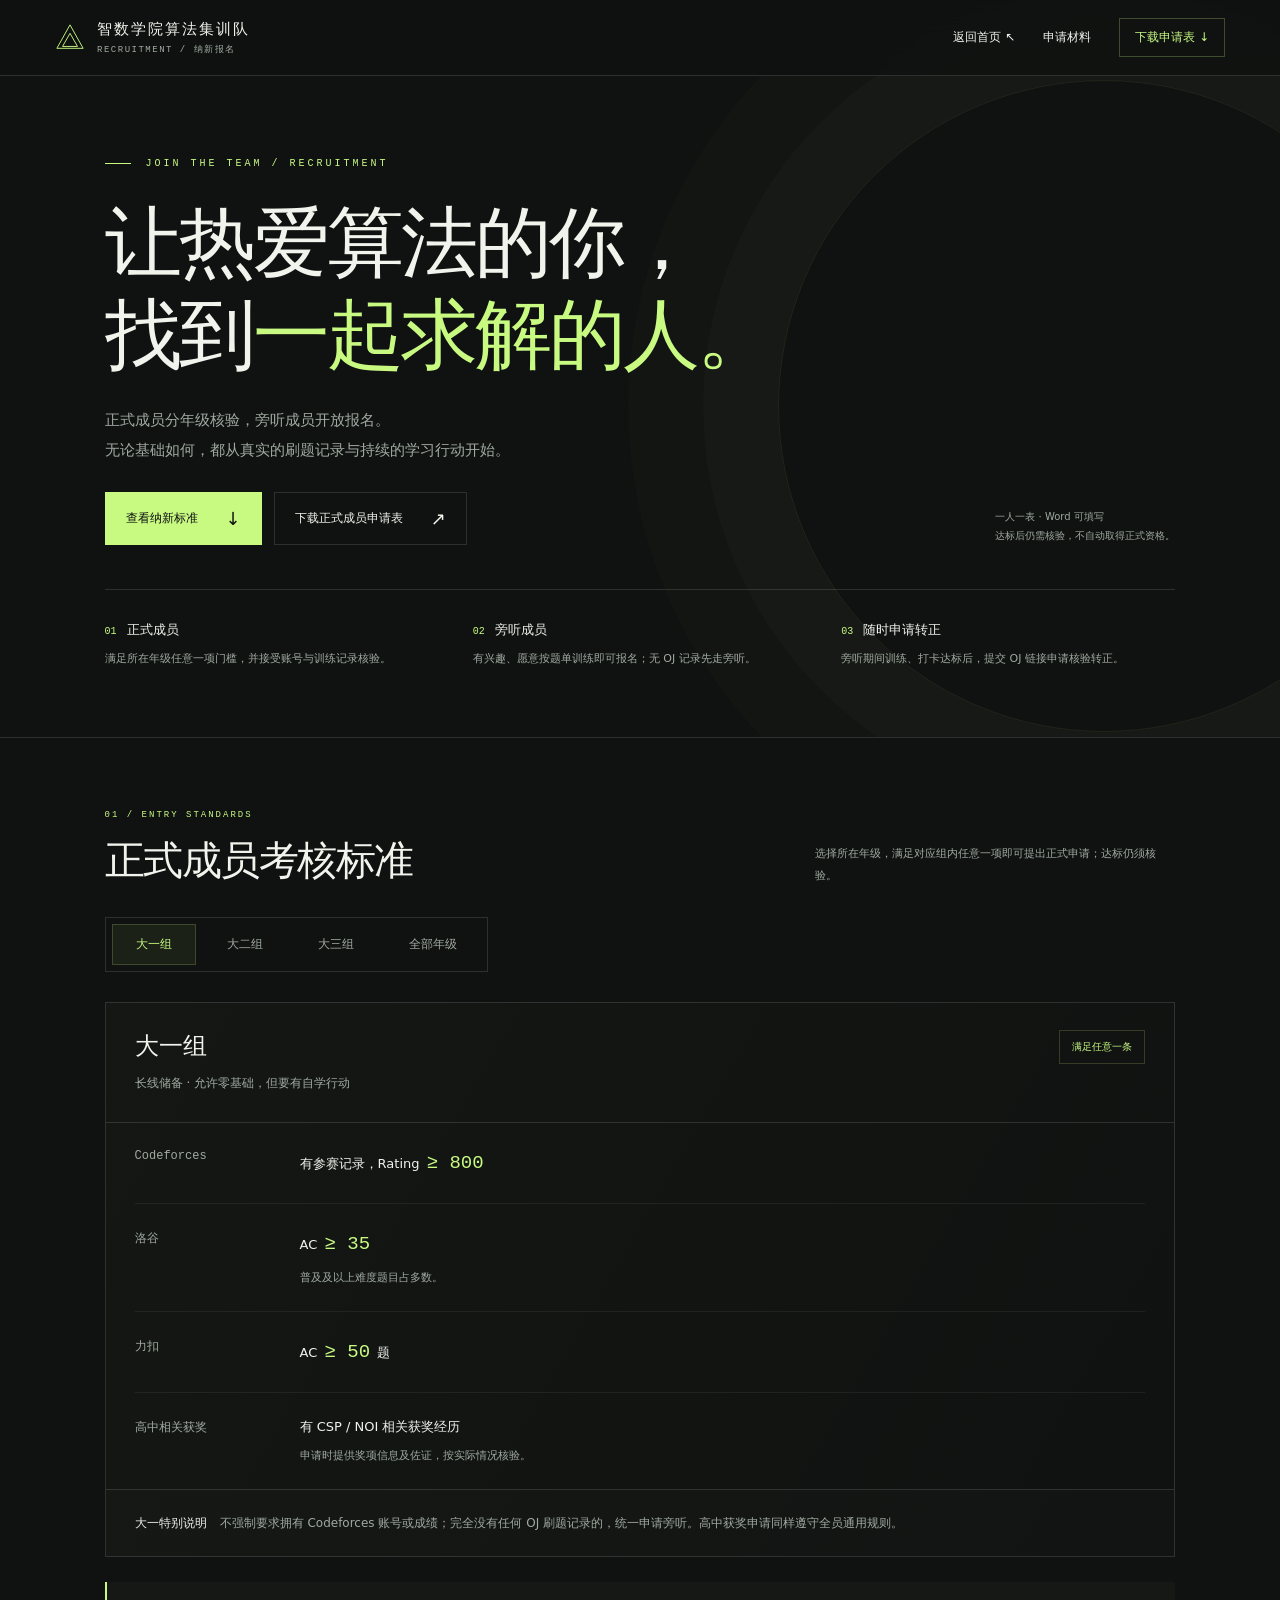
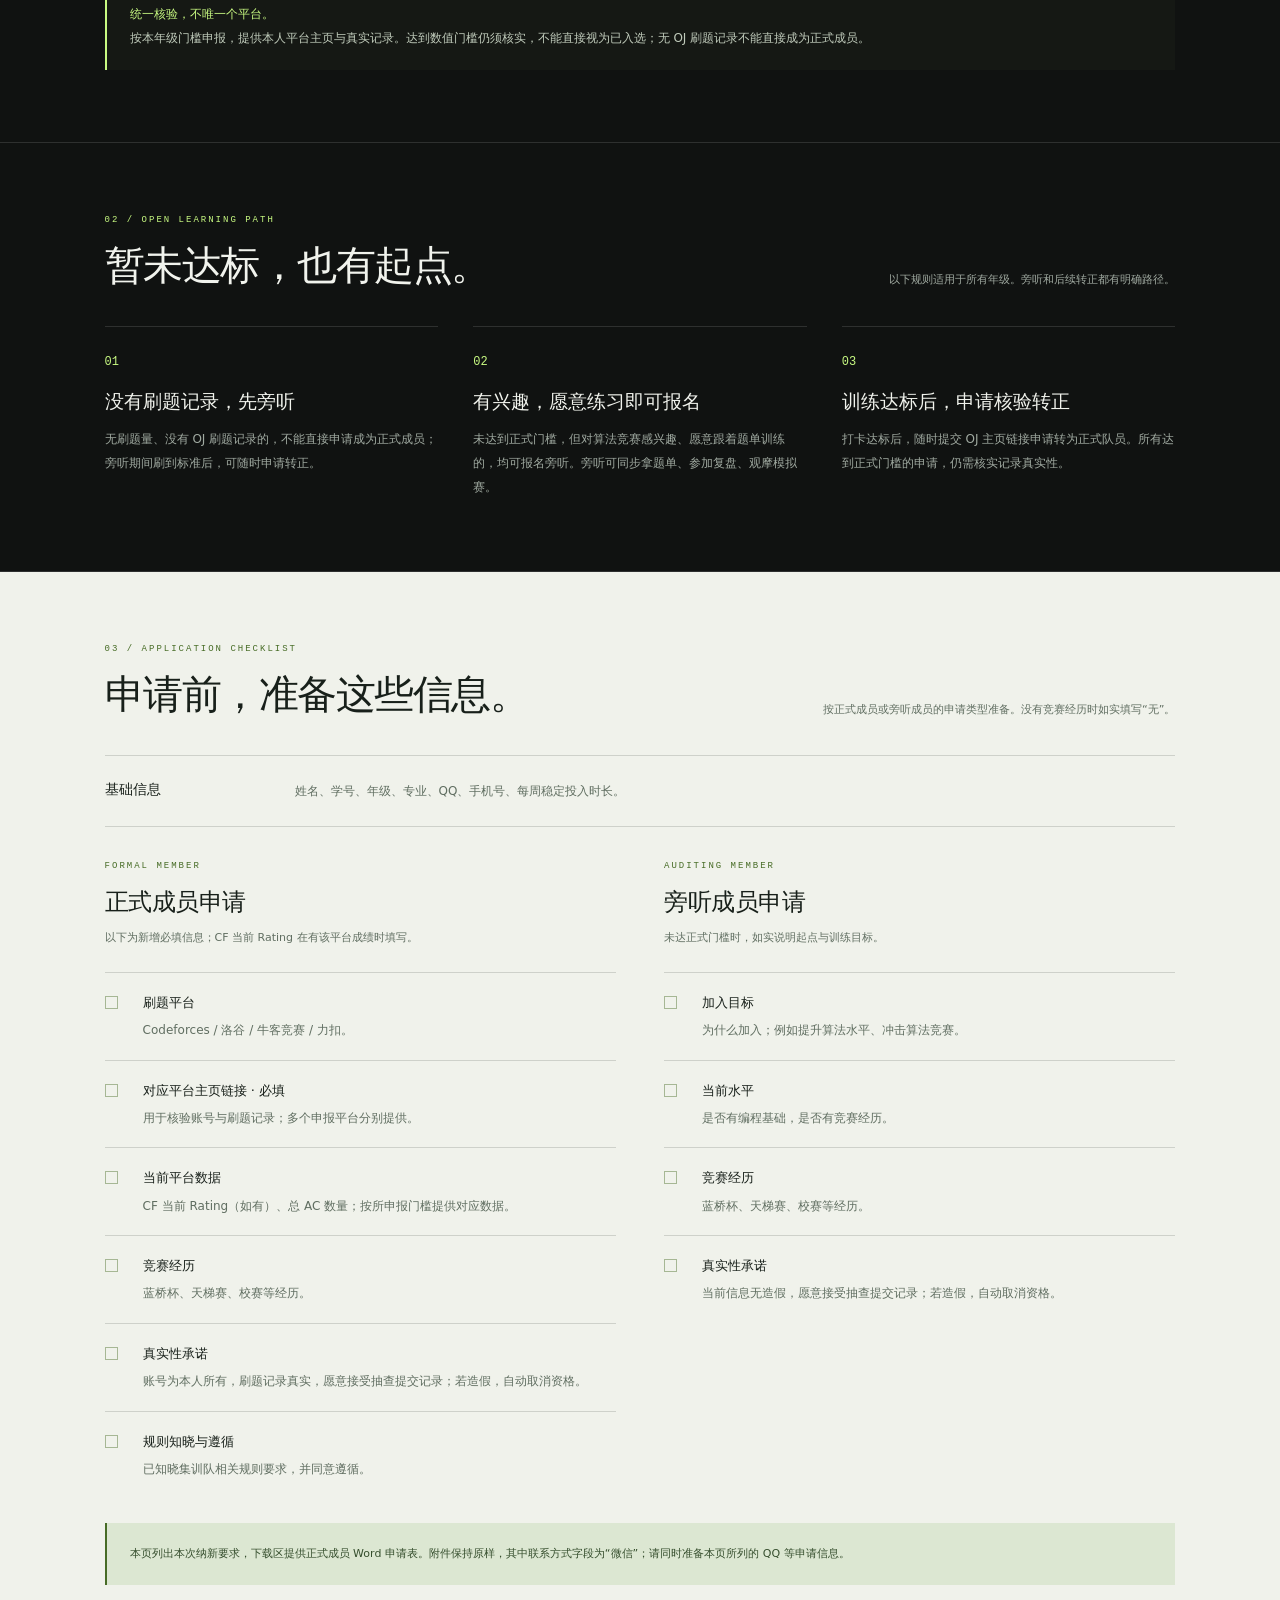
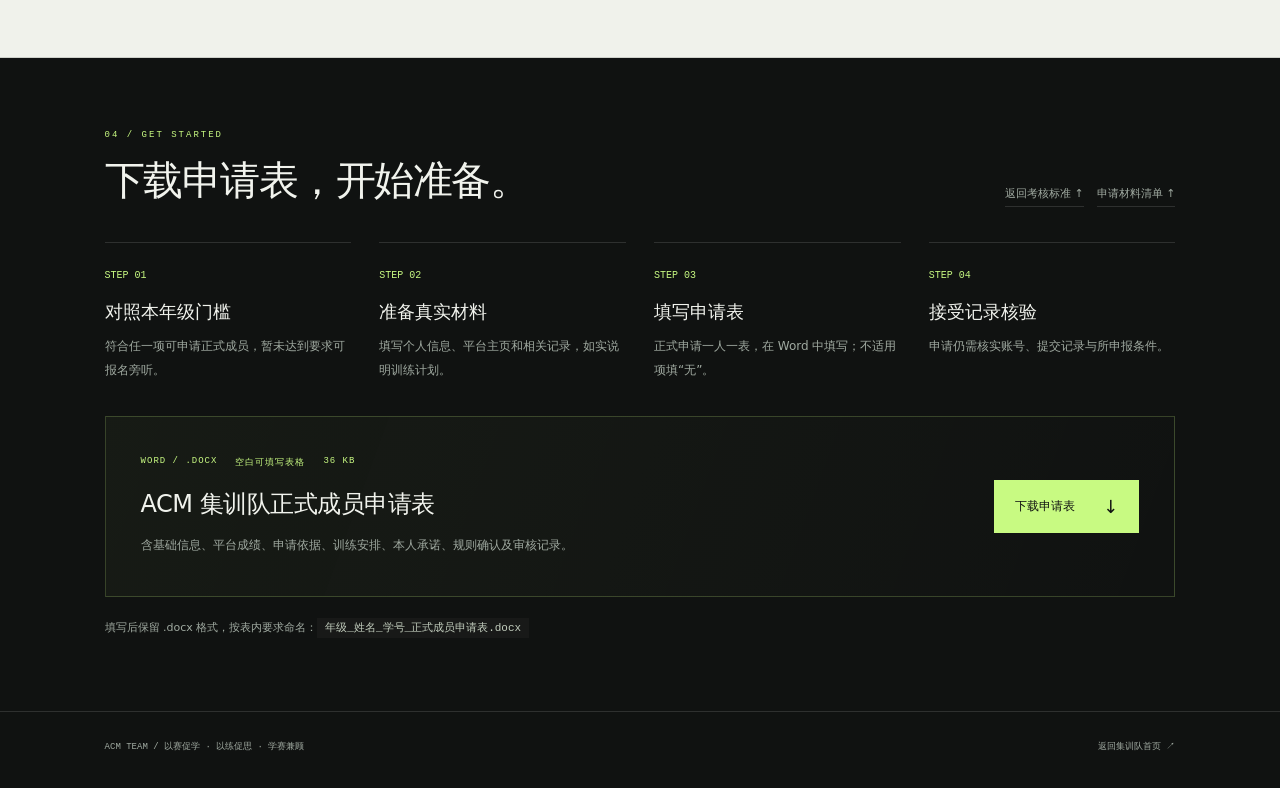
<file: docs/recruitment.html>
<!doctype html>
<html lang="zh-CN">
<head>
<meta charset="utf-8"><meta name="viewport" content="width=device-width,initial-scale=1"><meta name="theme-color" content="#101211">
<meta name="description" content="ACM集训队纳新：大一、大二、大三正式成员门槛，旁听规则，申请材料清单与正式成员申请表下载。">
<title>纳新报名 · 智数学院算法集训队</title>
<style>
:root{--bg:#101211;--fg:#f1f3ed;--muted:#a0aaa1;--accent:#c8fa82;--line:#ffffff20;--mono:ui-monospace,SFMono-Regular,Consolas,monospace;--ease:cubic-bezier(.2,.75,.2,1)}*{box-sizing:border-box}html{scroll-behavior:smooth;scroll-padding-top:105px}body{margin:0;background:var(--bg);color:var(--fg);font-family:Inter,"PingFang SC","Microsoft YaHei",system-ui,sans-serif;-webkit-font-smoothing:antialiased}button,a{-webkit-tap-highlight-color:transparent}button{font:inherit;cursor:pointer;color:inherit}a{color:inherit;text-decoration:none}::selection{background:var(--accent);color:var(--bg)}a:focus-visible,button:focus-visible,summary:focus-visible{outline:2px solid var(--accent);outline-offset:5px}.skip{position:fixed;left:20px;top:-70px;z-index:90;background:var(--accent);color:var(--bg);padding:13px}.skip:focus{top:12px}header{position:fixed;inset:0 0 auto;z-index:40;height:76px;padding:0 4.3vw;display:flex;align-items:center;justify-content:space-between;gap:22px;border-bottom:1px solid var(--line);background:#101211dd;backdrop-filter:blur(18px);transition:transform .38s var(--ease)}header.hide{transform:translateY(-105%);pointer-events:none}.brand{display:flex;align-items:center;gap:12px;font-size:15px;letter-spacing:2px}.brand svg{width:30px;height:30px}.brand small{display:block;color:var(--muted);font:9px var(--mono);letter-spacing:1.5px;margin-top:4px}.header-links{display:flex;gap:28px;align-items:center;font-size:12px}.header-links a:hover{color:var(--accent)}.header-links .apply-link{color:var(--accent);border:1px solid #c8fa8240;padding:10px 15px}.wrap{max-width:1250px;margin:auto;padding:0 7vw}.hero{padding-top:158px;padding-bottom:67px;border-bottom:1px solid var(--line);position:relative;overflow:hidden}.hero .wrap{position:relative}.hero:after{content:"";position:absolute;right:-150px;top:80px;width:650px;height:650px;border:1px solid #c8fa8215;border-radius:50%;box-shadow:0 0 0 75px #c8fa8204,0 0 0 150px #c8fa8203;pointer-events:none}.eyebrow{font:10px var(--mono);letter-spacing:3px;color:var(--accent);display:flex;gap:15px;align-items:center;margin:0 0 28px}.eyebrow:before{content:"";width:26px;height:1px;background:currentColor}h1,h2,h3,p{margin-top:0}h1{font-size:clamp(48px,6vw,85px);font-weight:500;letter-spacing:-3px;line-height:1.2;margin-bottom:24px}h1 span{color:var(--accent)}p{font-size:13px;line-height:2;color:var(--muted)}.hero .lead{max-width:630px;font-size:15px;margin-bottom:27px}.hero-bottom{display:flex;justify-content:space-between;gap:35px;align-items:end}.btn{display:inline-flex;align-items:center;justify-content:space-between;gap:28px;padding:15px 20px;border:1px solid var(--line);background:none;font-size:12px;transition:transform .25s,border-color .25s}.btn:hover{transform:translateY(-2px);border-color:var(--accent)}.btn.primary{background:var(--accent);border-color:var(--accent);color:var(--bg)}.btn b{font-size:18px;font-weight:400}.actions{display:flex;gap:12px;flex-wrap:wrap}.hero-note{font-size:10px;margin:0;max-width:220px;line-height:1.9}.intro-strip{display:grid;grid-template-columns:repeat(3,1fr);gap:34px;padding:31px 0 0;margin-top:44px;border-top:1px solid var(--line)}.intro-strip strong{display:block;font-size:13px;font-weight:500;margin-bottom:9px}.intro-strip p{font-size:11px;margin:0}.intro-strip span{font:10px var(--mono);color:var(--accent);margin-right:10px}.block{padding-top:72px;padding-bottom:72px;border-bottom:1px solid var(--line)}.section-title{display:flex;justify-content:space-between;gap:35px;align-items:end;margin-bottom:30px}.section-title h2{font-size:clamp(29px,3.1vw,43px);line-height:1.3;letter-spacing:-1.5px;font-weight:500;margin:0}.section-title p{font-size:11px;margin:0;max-width:360px}.kicker{font:9px var(--mono);letter-spacing:2px;color:var(--accent);display:block;margin-bottom:15px}.grade-switch{display:flex;gap:7px;padding:6px;border:1px solid var(--line);width:fit-content;margin:30px 0}.grade-switch button{background:none;border:1px solid transparent;font-size:12px;color:var(--muted);padding:11px 23px}.grade-switch button[aria-pressed=true]{border-color:#c8fa8230;background:#c8fa8210;color:var(--accent)}.grade-switch button:hover{color:var(--fg)}.grade-card{border:1px solid var(--line);background:linear-gradient(120deg,#c8fa8205,transparent);margin:20px 0}.grade-card[hidden]{display:none}.grade-head{display:flex;justify-content:space-between;gap:25px;align-items:start;padding:27px 29px;border-bottom:1px solid var(--line)}.grade-head h3{font-size:24px;font-weight:400;margin:0 0 9px}.grade-head p{font-size:12px;margin:0}.requirement-badge{font:10px var(--mono);color:var(--accent);border:1px solid #c8fa8230;padding:9px 12px;white-space:nowrap}.thresholds{margin:0;padding:0 29px;list-style:none}.thresholds li{display:grid;grid-template-columns:140px 1fr;gap:25px;padding:22px 0;border-bottom:1px solid #ffffff10;font-size:13px;line-height:1.9}.thresholds li:last-child{border-bottom:0}.platform{font:12px var(--mono);color:var(--muted);padding-top:4px}.condition strong{font-family:var(--mono);font-size:19px;font-weight:400;color:var(--accent);margin:0 3px}.condition .additional{display:block;font-size:11px;color:var(--muted);margin-top:6px}.audit-points{padding:21px 29px;border-top:1px solid var(--line);background:#ffffff02;font-size:12px;line-height:2;color:var(--muted)}.audit-points b{font-weight:500;color:var(--fg);margin-right:13px}.notice{font-size:12px;color:#c0cbbb;line-height:2;padding:20px 23px;border-left:2px solid var(--accent);background:#c8fa8206;margin-top:25px}.notice b{color:var(--accent);font-weight:500}.shared-rules{display:grid;grid-template-columns:repeat(3,1fr);gap:35px;margin-top:35px}.shared-rule{border-top:1px solid var(--line);padding-top:23px}.shared-rule .num{font:12px var(--mono);color:var(--accent)}.shared-rule h3{font-size:19px;font-weight:400;margin:20px 0 12px}.shared-rule p{font-size:12px;margin:0}.materials{background:#f0f2eb;color:#18201a;--line:#18201a28;--muted:#606e61;--accent:#476c26}.materials .section-title p{max-width:390px}.base-info{border-top:1px solid var(--line);border-bottom:1px solid var(--line);padding:23px 0;display:grid;grid-template-columns:160px 1fr;gap:30px;margin:34px 0}.base-info h3{font-size:14px;font-weight:500;margin:2px 0}.base-info p{font-size:12px;margin:0}.field-columns{display:grid;grid-template-columns:1fr 1fr;gap:48px}.field-column h3{font-size:24px;font-weight:400;letter-spacing:-.5px;margin:15px 0 9px}.field-column .sub{font-size:11px;margin-bottom:23px}.field-list{list-style:none;margin:0;padding:0}.field-list li{display:grid;grid-template-columns:24px 1fr;gap:14px;border-top:1px solid var(--line);padding:17px 0;font-size:12px;line-height:1.95}.field-list .check{width:13px;height:13px;border:1px solid #476c2670;margin-top:6px}.field-list b{display:block;font-weight:500;font-size:13px;margin-bottom:4px}.field-list p{font-size:12px;line-height:1.95;margin:0}.materials .notice{background:#dce7d2;color:#354e2d;font-size:11px}.path{display:grid;grid-template-columns:repeat(4,1fr);gap:28px;margin-top:35px}.path-step{border-top:1px solid var(--line);padding-top:20px}.path-step span{font:10px var(--mono);color:var(--accent)}.path-step h3{font-size:18px;font-weight:400;margin:18px 0 10px}.path-step p{font-size:12px;margin:0}.download-box{padding:39px 35px;border:1px solid #c8fa8235;background:linear-gradient(110deg,#c8fa820a,transparent);display:grid;grid-template-columns:1fr auto;gap:35px;align-items:center;margin:34px 0 0}.download-box h3{font-size:24px;letter-spacing:-.5px;font-weight:400;margin-bottom:13px}.download-box p{font-size:12px;max-width:550px;margin:0}.file-details{display:flex;gap:18px;font:9px var(--mono);color:var(--accent);margin-bottom:19px;letter-spacing:1px}.filename{font:11px var(--mono);padding:4px 8px;background:#ffffff08;color:#c2cdbd;overflow-wrap:anywhere}.download-foot{font-size:11px;margin:20px 0 0}.footer{padding-top:28px;padding-bottom:35px;display:flex;justify-content:space-between;gap:25px;align-items:center;font:9px var(--mono);color:var(--muted)}.footer a:hover{color:var(--accent)}.reading-nav{display:flex;gap:13px;flex-wrap:wrap}.reading-nav a{font-size:11px;color:var(--muted);border-bottom:1px solid var(--line);padding-bottom:5px}.reading-nav a:hover{color:var(--accent)}.reveal{transition:opacity .8s var(--ease),transform .8s var(--ease);transition-delay:var(--delay,0ms)}.js .reveal:not(.visible){opacity:0;transform:translateY(24px)}.grade-card.showing{animation:cardEnter .45s var(--ease)}@keyframes cardEnter{from{opacity:.35;transform:translateY(12px)}to{opacity:1;transform:none}}
@media(min-width:1400px){.wrap{padding-left:70px;padding-right:70px}}@media(max-width:900px){.wrap{padding:0 5vw}.hero{padding-top:135px}.header-links{gap:19px}.hero-note{display:none}.thresholds li{grid-template-columns:110px 1fr}.field-columns{gap:30px}.download-box{grid-template-columns:1fr}.download-box .btn{width:fit-content}.shared-rules{gap:24px}.path{gap:20px}}
@media(max-width:620px){html{scroll-padding-top:88px}header{height:65px;padding:0 22px}.brand{font-size:13px;gap:9px}.brand svg{width:26px}.brand small{font-size:7px;letter-spacing:.5px;white-space:nowrap}.brand{flex-shrink:0}.header-links{font-size:11px;gap:15px}.header-links>a:first-child{display:none}.header-links a{white-space:nowrap}.header-links .materials-link{display:none}.header-links .apply-link{padding:8px 10px;font-size:10px}.wrap{padding:0 25px}.hero{padding:118px 0 43px}.eyebrow{font-size:9px;letter-spacing:2px;margin-bottom:24px}h1{font-size:clamp(30px,9vw,36px);letter-spacing:-1.3px;margin-bottom:22px}.hero .lead{font-size:13px;line-height:2}.hero-bottom{display:block}.btn{font-size:11px;gap:19px;padding:13px 16px}.actions{gap:11px}.intro-strip{grid-template-columns:1fr;gap:21px;margin-top:31px;padding-top:26px}.intro-strip strong{margin-bottom:6px}.intro-strip p{font-size:11px}.intro-strip span{font-size:9px}.block{padding-top:48px;padding-bottom:48px}.section-title{display:block;margin-bottom:26px}.section-title h2{font-size:31px;letter-spacing:-1px}.section-title p{margin-top:15px;font-size:11px}.grade-switch{width:100%;gap:3px;margin:26px 0;padding:5px}.grade-switch button{padding:10px 0;flex:1;font-size:11px}.grade-head{padding:22px 19px;gap:12px}.grade-head h3{font-size:22px}.grade-head p{font-size:11px}.requirement-badge{font-size:9px;padding:7px 8px}.thresholds{padding:0 19px}.thresholds li{grid-template-columns:1fr;gap:5px;padding:18px 0;font-size:12px}.platform{font-size:10px;padding:0}.condition strong{font-size:19px}.condition .additional{font-size:10px}.audit-points{padding:18px 19px;font-size:11px}.audit-points b{display:block;margin:0 0 6px}.notice{font-size:11px;padding:17px 18px}.shared-rules{grid-template-columns:1fr;gap:27px}.shared-rule{padding-top:18px;display:grid;grid-template-columns:30px 1fr;gap:0 12px}.shared-rule .num{grid-row:1/3;padding-top:7px}.shared-rule h3{margin:0 0 10px;font-size:18px}.shared-rule p{font-size:11px}.base-info{grid-template-columns:1fr;gap:9px;padding:20px 0;margin:26px 0}.base-info h3{font-size:13px}.base-info p{font-size:11px}.field-columns{grid-template-columns:1fr;gap:31px}.field-column h3{font-size:24px}.field-column .sub{font-size:10px}.field-list li{font-size:11px;padding:16px 0;gap:8px}.field-list p{font-size:11px}.field-list b{font-size:12px}.materials .notice{font-size:10px}.path{grid-template-columns:1fr 1fr;gap:26px 22px}.path-step h3{font-size:16px;margin:14px 0 8px}.path-step p{font-size:11px}.path-step span{font-size:9px}.download-box{padding:25px 21px;gap:23px}.download-box h3{font-size:21px}.download-box p{font-size:11px}.file-details{font-size:8px;gap:12px}.download-foot{font-size:10px;line-height:2}.filename{font-size:10px}.footer{font-size:8px;line-height:1.8;align-items:start}.footer span{max-width:190px}.reading-nav{gap:14px}.reading-nav a{font-size:10px}}
@media(prefers-reduced-motion:reduce){html{scroll-behavior:auto}*,*:before,*:after{animation:none!important;transition:none!important}.js .reveal{opacity:1!important;transform:none!important}}
@media print{header,.actions,.grade-switch,.reading-nav,.footer{display:none!important}.grade-card[hidden]{display:block!important}.hero,.block{padding:25px 0;background:white!important;color:black!important;break-inside:avoid}.reveal{opacity:1!important;transform:none!important}body{background:white;color:black}p{color:#333}.wrap{padding:0}.thresholds li{padding:12px 0}.condition strong{color:#222}.download-box{display:none}}
</style>
</head>
<body>
<a class="skip" href="#standards">跳到纳新考核标准</a>
<header><a class="brand" href="./" aria-label="返回智数学院算法集训队首页"><svg viewBox="0 0 32 32" fill="none" aria-hidden="true"><path d="M16 2 30 27H2L16 2Z" stroke="#c8fa82"/><path d="m16 11 8 14H8l8-14Z" stroke="#c8fa82"/></svg><span><span data-site-name>智数学院算法集训队</span><small>RECRUITMENT / 纳新报名</small></span></a><nav class="header-links" aria-label="纳新导航"><a href="./">返回首页 ↖</a><a href="#materials" class="materials-link">申请材料</a><a class="apply-link" href="#download">下载申请表 ↓</a></nav></header>
<main>
<section class="hero"><div class="wrap"><p class="eyebrow reveal">JOIN THE TEAM / RECRUITMENT</p><h1 class="reveal" style="--delay:80ms">让热爱算法的你，<br>找到<span>一起求解的人。</span></h1><p class="lead reveal" style="--delay:150ms">正式成员分年级核验，旁听成员开放报名。<br>无论基础如何，都从真实的刷题记录与持续的学习行动开始。</p><div class="hero-bottom reveal" style="--delay:220ms"><div class="actions"><a class="btn primary" href="#standards">查看纳新标准 <b>↓</b></a><a class="btn" href="ACM-Member-Application.docx" download="ACM集训队正式成员申请表.docx">下载正式成员申请表 <b>↗</b></a></div><p class="hero-note">一人一表 · Word 可填写<br>达标后仍需核验，不自动取得正式资格。</p></div><div class="intro-strip reveal" style="--delay:300ms"><div><strong><span>01</span>正式成员</strong><p>满足所在年级任意一项门槛，并接受账号与训练记录核验。</p></div><div><strong><span>02</span>旁听成员</strong><p>有兴趣、愿意按题单训练即可报名；无 OJ 记录先走旁听。</p></div><div><strong><span>03</span>随时申请转正</strong><p>旁听期间训练、打卡达标后，提交 OJ 链接申请核验转正。</p></div></div></div></section>
<section class="block" id="standards"><div class="wrap"><div class="section-title reveal"><div><span class="kicker">01 / ENTRY STANDARDS</span><h2>正式成员考核标准</h2></div><p>选择所在年级，满足对应组内任意一项即可提出正式申请；达标仍须核验。</p></div><div class="grade-switch reveal" role="group" aria-label="选择年级"><button type="button" data-grade="1" aria-pressed="true">大一组</button><button type="button" data-grade="2" aria-pressed="false">大二组</button><button type="button" data-grade="3" aria-pressed="false">大三组</button><button type="button" data-grade="all" aria-pressed="false">全部年级</button></div>
<article class="grade-card reveal" data-grade-card="1"><div class="grade-head"><div><h3>大一组</h3><p>长线储备 · 允许零基础，但要有自学行动</p></div><span class="requirement-badge">满足任意一条</span></div><ul class="thresholds"><li><span class="platform">Codeforces</span><div class="condition">有参赛记录，Rating <strong>≥ 800</strong></div></li><li><span class="platform">洛谷</span><div class="condition">AC <strong>≥ 35</strong><span class="additional">普及及以上难度题目占多数。</span></div></li><li><span class="platform">力扣</span><div class="condition">AC <strong>≥ 50</strong> 题</div></li><li><span class="platform">高中相关获奖</span><div class="condition">有 CSP / NOI 相关获奖经历<span class="additional">申请时提供奖项信息及佐证，按实际情况核验。</span></div></li></ul><div class="audit-points"><b>大一特别说明</b>不强制要求拥有 Codeforces 账号或成绩；完全没有任何 OJ 刷题记录的，统一申请旁听。高中获奖申请同样遵守全员通用规则。</div></article>
<article class="grade-card" data-grade-card="2" hidden><div class="grade-head"><div><h3>大二组</h3><p>队伍中坚 · 重点培养</p></div><span class="requirement-badge">满足任意一条</span></div><ul class="thresholds"><li><span class="platform">Codeforces</span><div class="condition">Rating <strong>≥ 1000</strong><span class="additional">有正式参赛记录。</span></div></li><li><span class="platform">洛谷</span><div class="condition">题数 <strong>≥ 80</strong><span class="additional">至少 15 道提高难度题目。</span></div></li><li><span class="platform">牛客竞赛</span><div class="condition">算法竞赛题 AC <strong>≥ 70</strong></div></li><li><span class="platform">力扣</span><div class="condition">AC <strong>≥ 100</strong><span class="additional">其中中等题 ≥ 40 道。</span></div></li></ul><div class="audit-points"><b>额外核验点</b>数据结构基础、每周稳定可投入时长、是否愿意长期持续刷题训练。</div></article>
<article class="grade-card" data-grade-card="3" hidden><div class="grade-head"><div><h3>大三组</h3><p>即战力 · 助教</p></div><span class="requirement-badge">满足任意一条</span></div><ul class="thresholds"><li><span class="platform">Codeforces</span><div class="condition">当前 Rating <strong>≥ 1200</strong><span class="additional">有正式参赛记录。</span></div></li><li><span class="platform">洛谷</span><div class="condition">题数 <strong>≥ 150</strong><span class="additional">至少 30 道提高－及以上难度题目。</span></div></li><li><span class="platform">牛客竞赛</span><div class="condition">算法竞赛题 AC <strong>≥ 120</strong><span class="additional">有区域赛 / 蓝桥杯省赛参赛经历。</span></div></li><li><span class="platform">力扣</span><div class="condition">AC <strong>≥ 180</strong><span class="additional">其中中等题 ≥ 80 道。</span></div></li></ul><div class="audit-points"><b>额外核验点</b>大三阶段规划、稳定训练周期、是否愿意担任助教并讲题。</div></article>
<div class="notice reveal"><b>统一核验，不唯一个平台。</b><br>按本年级门槛申报，提供本人平台主页与真实记录。达到数值门槛仍须核实，不能直接视为已入选；无 OJ 刷题记录不能直接成为正式成员。</div></div></section>
<section class="block" id="auditing"><div class="wrap"><div class="section-title reveal"><div><span class="kicker">02 / OPEN LEARNING PATH</span><h2>暂未达标，也有起点。</h2></div><p>以下规则适用于所有年级。旁听和后续转正都有明确路径。</p></div><div class="shared-rules"><div class="shared-rule reveal"><span class="num">01</span><h3>没有刷题记录，先旁听</h3><p>无刷题量、没有 OJ 刷题记录的，不能直接申请成为正式成员；旁听期间刷到标准后，可随时申请转正。</p></div><div class="shared-rule reveal" style="--delay:100ms"><span class="num">02</span><h3>有兴趣，愿意练习即可报名</h3><p>未达到正式门槛，但对算法竞赛感兴趣、愿意跟着题单训练的，均可报名旁听。旁听可同步拿题单、参加复盘、观摩模拟赛。</p></div><div class="shared-rule reveal" style="--delay:200ms"><span class="num">03</span><h3>训练达标后，申请核验转正</h3><p>打卡达标后，随时提交 OJ 主页链接申请转为正式队员。所有达到正式门槛的申请，仍需核实记录真实性。</p></div></div></div></section>
<section class="block materials" id="materials"><div class="wrap"><div class="section-title reveal"><div><span class="kicker">03 / APPLICATION CHECKLIST</span><h2>申请前，准备这些信息。</h2></div><p>按正式成员或旁听成员的申请类型准备。没有竞赛经历时如实填写“无”。</p></div><div class="base-info reveal"><h3>基础信息</h3><p>姓名、学号、年级、专业、QQ、手机号、每周稳定投入时长。</p></div><div class="field-columns"><div class="field-column reveal"><span class="kicker">FORMAL MEMBER</span><h3>正式成员申请</h3><p class="sub">以下为新增必填信息；CF 当前 Rating 在有该平台成绩时填写。</p><ul class="field-list"><li><span class="check" aria-hidden="true"></span><div><b>刷题平台</b><p>Codeforces / 洛谷 / 牛客竞赛 / 力扣。</p></div></li><li><span class="check" aria-hidden="true"></span><div><b>对应平台主页链接 · 必填</b><p>用于核验账号与刷题记录；多个申报平台分别提供。</p></div></li><li><span class="check" aria-hidden="true"></span><div><b>当前平台数据</b><p>CF 当前 Rating（如有）、总 AC 数量；按所申报门槛提供对应数据。</p></div></li><li><span class="check" aria-hidden="true"></span><div><b>竞赛经历</b><p>蓝桥杯、天梯赛、校赛等经历。</p></div></li><li><span class="check" aria-hidden="true"></span><div><b>真实性承诺</b><p>账号为本人所有，刷题记录真实，愿意接受抽查提交记录；若造假，自动取消资格。</p></div></li><li><span class="check" aria-hidden="true"></span><div><b>规则知晓与遵循</b><p>已知晓集训队相关规则要求，并同意遵循。</p></div></li></ul></div><div class="field-column reveal" style="--delay:120ms"><span class="kicker">AUDITING MEMBER</span><h3>旁听成员申请</h3><p class="sub">未达正式门槛时，如实说明起点与训练目标。</p><ul class="field-list"><li><span class="check" aria-hidden="true"></span><div><b>加入目标</b><p>为什么加入；例如提升算法水平、冲击算法竞赛。</p></div></li><li><span class="check" aria-hidden="true"></span><div><b>当前水平</b><p>是否有编程基础，是否有竞赛经历。</p></div></li><li><span class="check" aria-hidden="true"></span><div><b>竞赛经历</b><p>蓝桥杯、天梯赛、校赛等经历。</p></div></li><li><span class="check" aria-hidden="true"></span><div><b>真实性承诺</b><p>当前信息无造假，愿意接受抽查提交记录；若造假，自动取消资格。</p></div></li></ul></div></div><div class="notice reveal">本页列出本次纳新要求，下载区提供正式成员 Word 申请表。附件保持原样，其中联系方式字段为“微信”；请同时准备本页所列的 QQ 等申请信息。</div></div></section>
<section class="block" id="download"><div class="wrap"><div class="section-title reveal"><div><span class="kicker">04 / GET STARTED</span><h2>下载申请表，开始准备。</h2></div><div class="reading-nav"><a href="#standards">返回考核标准 ↑</a><a href="#materials">申请材料清单 ↑</a></div></div><div class="path"><div class="path-step reveal"><span>STEP 01</span><h3>对照本年级门槛</h3><p>符合任一项可申请正式成员，暂未达到要求可报名旁听。</p></div><div class="path-step reveal" style="--delay:80ms"><span>STEP 02</span><h3>准备真实材料</h3><p>填写个人信息、平台主页和相关记录，如实说明训练计划。</p></div><div class="path-step reveal" style="--delay:160ms"><span>STEP 03</span><h3>填写申请表</h3><p>正式申请一人一表，在 Word 中填写；不适用项填“无”。</p></div><div class="path-step reveal" style="--delay:240ms"><span>STEP 04</span><h3>接受记录核验</h3><p>申请仍需核实账号、提交记录与所申报条件。</p></div></div><div class="download-box reveal"><div><div class="file-details"><span>WORD / .DOCX</span><span>空白可填写表格</span><span>36 KB</span></div><h3>ACM 集训队正式成员申请表</h3><p>含基础信息、平台成绩、申请依据、训练安排、本人承诺、规则确认及审核记录。</p></div><a class="btn primary" href="ACM-Member-Application.docx" download="ACM集训队正式成员申请表.docx">下载申请表 <b>↓</b></a></div><p class="download-foot reveal">填写后保留 .docx 格式，按表内要求命名：<span class="filename">年级_姓名_学号_正式成员申请表.docx</span></p></div></section>
</main><footer class="wrap footer"><span>ACM TEAM / 以赛促学 · 以练促思 · 学赛兼顾</span><a href="./">返回集训队首页 ↗</a></footer>
<script>
(() => {
  'use strict';
  document.documentElement.classList.add('js');
  const observer=new IntersectionObserver(entries=>{entries.forEach(entry=>{if(entry.isIntersecting){entry.target.classList.add('visible');observer.unobserve(entry.target);}});},{threshold:.03});
  document.querySelectorAll('.reveal').forEach(el=>observer.observe(el));
  const buttons=[...document.querySelectorAll('[data-grade]')],cards=[...document.querySelectorAll('[data-grade-card]')];
  buttons.forEach(button=>button.addEventListener('click',()=>{buttons.forEach(b=>b.setAttribute('aria-pressed',String(b===button)));cards.forEach(card=>{const show=button.dataset.grade==='all'||card.dataset.gradeCard===button.dataset.grade;card.hidden=!show;if(show){card.classList.add('visible');card.classList.remove('showing');void card.offsetWidth;card.classList.add('showing');}});}));
  const header=document.querySelector('header');let previous=scrollY,travel=0,direction=0,queued=false;
  addEventListener('scroll',()=>{if(queued)return;queued=true;requestAnimationFrame(()=>{const y=scrollY,delta=y-previous,current=Math.sign(delta);if(current&&direction!==current)travel=0;if(current){travel+=Math.abs(delta);direction=current;}if(y<85)header.classList.remove('hide');else if(travel>15)header.classList.toggle('hide',direction>0);previous=y;queued=false;});},{passive:true});
  header.addEventListener('focusin',()=>header.classList.remove('hide'));
})();
</script>
</body></html>
</file>
<file: docs/team.css>
/* Training records share the presentation site's type, color and motion system. */
.site-menu{max-height:calc(100svh - 65px);overflow-y:auto}.site-menu>button{display:block;width:100%;text-align:left;padding:13px 0;border-bottom:1px solid var(--line);font-size:14px;color:var(--accent)}
header{transition:transform .38s cubic-bezier(.2,.75,.2,1)}header.nav-hidden{transform:translateY(-105%);pointer-events:none}.progress{transition:top .38s}.nav-away .progress{top:0}.nav-away .site-menu{transform:translateY(-160%);pointer-events:none}.header-actions{gap:21px}.header-actions .pill{display:none}.header-actions .module-link{color:var(--accent)}
.record-summary{display:grid;grid-template-columns:repeat(3,1fr);gap:28px;margin:35px 0}.record-summary>div{border-top:1px solid var(--line);padding:20px 0}.record-summary strong{display:block;font:48px var(--mono);letter-spacing:-3px;font-weight:300}.record-summary span{display:block;font-size:11px;color:var(--muted);margin-top:12px}.record-preview{border-top:1px solid var(--line);border-bottom:1px solid var(--line);padding:28px 0;margin-top:27px}.record-preview h3{font-size:20px;margin:0 0 10px}.record-preview p{font-size:12px;margin:0}.record-preview .record-tag{font:9px var(--mono);letter-spacing:2px;color:var(--accent);display:block;margin-bottom:15px}.member-preview{display:grid;grid-template-columns:repeat(3,1fr);gap:25px}.member-preview button{border:0;background:none;text-align:left;padding:25px 0;border-top:1px solid var(--line);min-width:0}.member-preview strong{display:block;font-size:26px;font-weight:400;margin:15px 0}.member-preview small{font:10px var(--mono);color:var(--accent)}.member-preview p{font-size:11px;margin:0}.member-preview button:hover strong{color:var(--accent)}
#records{width:min(1240px,calc(100vw - 28px));height:92svh;max-height:92svh;background:#121713}.records-head{height:84px;padding:20px 28px;border-bottom:1px solid var(--line);display:flex;align-items:center;justify-content:space-between;gap:25px}.records-brand{display:flex;align-items:center;gap:14px}.records-brand>span{font:25px var(--mono);color:var(--accent)}.records-brand strong{font-size:16px;font-weight:500}.records-brand small{display:block;font:9px var(--mono);letter-spacing:2px;color:var(--muted);margin-top:7px}.records-head-right{display:flex;align-items:center;gap:20px}.data-state{font-size:10px;color:var(--muted);max-width:220px;line-height:1.7}.data-state.draft{color:var(--accent)}.records-bar{display:flex;align-items:center;gap:30px;border-bottom:1px solid var(--line);padding:0 28px;height:54px}.records-tab{border:0;background:none;height:54px;padding:0 4px;color:var(--muted);font-size:12px;position:relative}.records-tab[aria-selected=true]{color:var(--accent)}.records-tab[aria-selected=true]:after{content:"";position:absolute;left:0;right:0;bottom:0;background:var(--accent);height:2px}.records-content{height:calc(100% - 138px);overflow:auto;padding:30px;overscroll-behavior:contain}.records-view[hidden]{display:none}.records-heading{display:flex;align-items:start;justify-content:space-between;gap:25px;margin-bottom:25px}.records-heading h2{font-size:28px;letter-spacing:-1px;margin-bottom:10px;line-height:1.4}.records-heading p{font-size:12px;margin:0;max-width:660px}.records-heading .btn{padding:10px 16px;font-size:11px;gap:15px}.metric-grid{display:grid;grid-template-columns:repeat(4,1fr);gap:16px;margin:25px 0}.metric-card{border:1px solid var(--line);padding:19px 20px;background:#ffffff02;min-width:0}.metric-card strong{display:block;font:31px var(--mono);font-weight:300;letter-spacing:-1px}.metric-card span{display:block;font-size:10px;color:var(--muted);margin-top:10px;line-height:1.6}.record-toolbar{display:flex;gap:16px;align-items:end;flex-wrap:wrap;margin:22px 0}.record-toolbar label{display:block;color:var(--muted);font-size:10px;flex:1;min-width:160px}.record-toolbar select,.record-toolbar input{margin-top:9px}.records-content input,.records-content select,.records-content textarea{width:100%;min-width:0;background:#1b221c;border:1px solid #ffffff25;border-radius:0;color:var(--fg);padding:11px 12px;font-size:12px;line-height:1.6;color-scheme:dark}.records-content input:focus,.records-content textarea:focus,.records-content select:focus{outline:1px solid var(--accent);outline-offset:0}.records-content textarea{min-height:88px;resize:vertical}.records-content input::placeholder,.records-content textarea::placeholder{color:#6d786e}.contest-description{padding:23px 25px;border:1px solid var(--line);margin-bottom:22px;background:linear-gradient(100deg,#c8fa8207,transparent)}.contest-description h3{font-size:20px;margin:8px 0 10px}.contest-description p{font-size:12px;margin:0;white-space:pre-wrap}.contest-meta{display:flex;flex-wrap:wrap;gap:15px;color:var(--accent);font:10px var(--mono)}.contest-meta a{text-decoration:underline;text-underline-offset:3px}.table-wrap{overflow:auto;border:1px solid var(--line);max-width:100%}.record-table{border-collapse:collapse;width:100%;font-size:12px;min-width:620px}.record-table th{font-size:10px;font-weight:400;letter-spacing:1px;color:var(--muted);background:#ffffff03;text-align:left;padding:14px 17px;white-space:nowrap;border-bottom:1px solid var(--line)}.record-table td{padding:16px 17px;border-bottom:1px solid #ffffff0c;line-height:1.7;vertical-align:top}.record-table tr:last-child td{border-bottom:0}.record-table tr:hover td{background:#c8fa8204}.record-table .num{font-family:var(--mono);font-size:12px;white-space:nowrap}.record-table .place{font:19px var(--mono);color:var(--accent)}.record-table .member-jump,.day-jump{border:0;background:none;color:var(--fg);padding:0;font-size:12px;text-align:left}.record-table .member-jump:hover,.day-jump:hover{color:var(--accent)}.record-table .review-cell{min-width:190px;max-width:330px;color:var(--muted);font-size:11px;white-space:pre-wrap;overflow-wrap:anywhere}.record-empty{border:1px dashed #ffffff26;padding:48px 30px;text-align:center}.record-empty .empty-symbol{font:42px var(--mono);color:#566b51;display:block;margin-bottom:19px}.record-empty h3{font-size:19px;font-weight:400;margin:0 0 12px}.record-empty p{font-size:12px;max-width:520px;margin:0 auto 20px}.record-empty .btn{font-size:11px;padding:11px 17px}.record-small{font-size:10px!important;line-height:1.9!important;color:var(--muted);margin:16px 0}.profile-layout{display:grid;grid-template-columns:220px 1fr;gap:30px}.profile-sidebar{border-right:1px solid var(--line);padding-right:25px}.profile-avatar{width:65px;height:65px;background:#c8fa8212;border:1px solid #c8fa8230;display:grid;place-items:center;color:var(--accent);font-size:26px;margin-bottom:20px}.profile-sidebar h3{font-size:25px;margin:0 0 9px}.profile-sidebar .profile-role{font-size:11px;color:var(--accent)}.profile-sidebar .bio{font-size:11px;white-space:pre-wrap;margin:20px 0;overflow-wrap:anywhere}.profile-sidebar .accounts{display:flex;flex-wrap:wrap;gap:8px}.profile-sidebar .accounts a{font:10px var(--mono);padding:7px 9px;border:1px solid var(--line);max-width:100%;overflow-wrap:anywhere}.profile-main{min-width:0}.profile-main .metric-grid{margin-top:0}.month-strip{display:flex;gap:15px;justify-content:space-between;align-items:center;margin:27px 0 15px}.month-strip h3{font-size:15px;margin:0}.month-strip label{font-size:10px;color:var(--muted);display:flex;align-items:center;gap:12px}.month-strip input{width:160px}.calendar{display:grid;grid-template-columns:repeat(7,1fr);gap:5px}.calendar .weekday{text-align:center;font:9px var(--mono);padding:7px;color:var(--muted)}.calendar-day{padding:10px 5px;background:#ffffff03;border:1px solid #ffffff0b;text-align:center;min-height:62px;transition:border-color .2s,background .2s}.calendar-day strong{font:12px var(--mono);font-weight:400;display:block}.calendar-day span{display:block;font-size:9px;color:#7d8a7d;margin-top:8px}.calendar-day.has-record{background:#c8fa8210;border-color:#c8fa8230}.calendar-day.has-record span{color:var(--accent)}.calendar-day.selected{border-color:var(--accent);background:#c8fa8220}.calendar-day:hover{border-color:#c8fa8280}.calendar-day.empty-day{background:none;border-color:transparent;pointer-events:none}.day-detail{padding:23px 0;border-top:1px solid var(--line);margin-top:25px}.day-detail h3{font-size:18px}.day-detail h4{font-size:12px;font-weight:500;color:var(--accent);margin:22px 0 10px}.day-detail p{font-size:12px;white-space:pre-wrap;overflow-wrap:anywhere;margin-bottom:9px}.day-detail a{font-size:11px;color:var(--accent);text-decoration:underline}.day-detail .day-stats{display:flex;gap:25px;flex-wrap:wrap;font-size:11px;color:var(--muted)}.day-detail .day-stats b{color:var(--fg);font:19px var(--mono);margin-left:8px}.profile-log{margin-top:22px}.status-label{font-size:9px;padding:4px 7px;background:#c8fa8210;color:var(--accent);display:inline-block}.status-label.missing{color:#738174;background:#ffffff03}.draft-banner{padding:17px 20px;background:#c8fa820b;border:1px solid #c8fa8230;font-size:11px;line-height:1.9;margin-bottom:25px;color:#bdc9b7}.draft-banner strong{color:var(--accent);font-weight:500}.editor-tabs{display:flex;gap:10px;flex-wrap:wrap;margin-bottom:25px}.editor-tab{font-size:11px;background:none;border:1px solid var(--line);padding:10px 17px;color:var(--muted)}.editor-tab[aria-pressed=true]{color:var(--accent);border-color:#c8fa8250;background:#c8fa8208}.editor-form{border-top:1px solid var(--line);padding-top:25px}.editor-form h3{font-size:18px;margin:0 0 23px}.field-grid{display:grid;grid-template-columns:1fr 1fr;gap:22px}.field-grid label{font-size:11px;display:block;color:var(--muted);min-width:0}.field-grid input,.field-grid select,.field-grid textarea{margin-top:8px}.field-grid .wide{grid-column:1/-1}.field-help{font-size:10px;color:#7f8e7c;line-height:1.9;margin-top:7px;display:block}.form-actions{display:flex;gap:15px;align-items:center;flex-wrap:wrap;margin-top:25px}.form-actions .btn{font-size:12px;padding:12px 20px}.form-status{font-size:11px;color:var(--accent);line-height:1.8}.form-status.error{color:#ffb9a6}.manage-list{margin-top:30px;border-top:1px solid var(--line)}.manage-row{display:flex;justify-content:space-between;gap:20px;align-items:center;padding:16px 0;border-bottom:1px solid #ffffff10;font-size:12px}.manage-row small{font-size:10px;color:var(--muted);display:block;margin-top:7px}.manage-row .text-button{font-size:10px;color:var(--accent)}.contest-result-editor{margin-top:25px}.contest-result-editor input{min-width:70px;padding:8px}.contest-result-editor .record-table{min-width:830px}.contest-result-editor td{padding:10px 12px}.contest-result-editor input[type=checkbox]{width:auto;accent-color:var(--accent)}.contest-result-editor .review-input{min-width:180px}.transfer-panel{border-top:1px solid var(--line);padding-top:25px}.transfer-panel h3{font-size:19px}.transfer-panel p{font-size:12px;max-width:780px}.transfer-actions{display:flex;gap:13px;flex-wrap:wrap;margin:20px 0}.transfer-actions .btn{font-size:11px;padding:12px 17px}.transfer-steps{margin-top:30px;border-top:1px solid var(--line);padding-top:22px}.transfer-steps p{font-size:12px;line-height:2.2}.transfer-steps code{color:var(--accent);font-size:11px}.import-box{margin-top:25px;padding:20px;border:1px solid var(--line)}.import-box label{font-size:12px}.import-box textarea{margin-top:12px;min-height:140px;font:11px var(--mono)}.member-filter{max-width:380px}.records-content details{margin-top:25px}.records-content summary{font-size:12px;color:var(--muted);cursor:pointer}.records-content .text-note{font-size:11px;color:var(--muted);line-height:1.9}.table-caption{font-size:10px;color:var(--muted);padding:13px 0}.safety-input-notice{font-size:10px;color:var(--muted)}
@media(max-width:1100px){header nav{gap:17px}.header-actions{gap:15px}.profile-layout{grid-template-columns:180px 1fr;gap:20px}.profile-sidebar{padding-right:18px}.records-content{padding:24px}.metric-card{padding:16px 14px}.metric-card strong{font-size:27px}}
@media(max-width:760px){header .module-link{display:none}.header-actions{gap:18px}.record-summary{gap:17px}.record-summary strong{font-size:36px}.record-summary span{font-size:10px}.record-preview{padding:22px 0}.member-preview{gap:18px;grid-template-columns:1fr}.member-preview button{display:grid;grid-template-columns:32px 90px 1fr;align-items:center;gap:10px;padding:17px 0}.member-preview strong{font-size:21px;margin:0}.member-preview p{font-size:10px}.record-preview h3{font-size:18px}#records{width:calc(100vw - 16px);height:95svh;max-height:95svh}.records-head{height:75px;padding:15px 17px;gap:15px}.records-brand{gap:10px}.records-brand>span{font-size:21px}.records-brand strong{font-size:14px}.records-brand small{font-size:8px;letter-spacing:1px}.records-head-right{gap:10px}.records-head .close{width:30px;height:30px;flex-shrink:0}.data-state{font-size:8px;max-width:100px}.records-bar{height:50px;padding:0 17px;gap:25px}.records-tab{height:50px;font-size:11px}.records-content{height:calc(100% - 125px);padding:24px 17px}.records-heading{gap:15px}.records-heading h2{font-size:24px}.records-heading p{font-size:11px}.records-heading .btn{padding:8px 11px;font-size:10px;white-space:nowrap}.metric-grid{grid-template-columns:1fr 1fr;gap:10px;margin:23px 0}.metric-card{padding:15px}.metric-card strong{font-size:28px}.metric-card span{font-size:9px}.record-toolbar label{min-width:135px}.record-empty{padding:35px 20px}.record-empty p{font-size:11px}.contest-description{padding:19px}.contest-description h3{font-size:18px}.contest-meta{font-size:9px;gap:11px}.profile-layout{display:block}.profile-sidebar{border:0;padding:0;display:grid;grid-template-columns:55px 1fr;gap:0 15px;margin-bottom:25px}.profile-avatar{width:55px;height:55px;font-size:23px;grid-row:1/4;margin:0}.profile-sidebar h3{font-size:23px}.profile-sidebar .profile-role{font-size:10px}.profile-sidebar .bio{grid-column:1/-1;font-size:11px;margin:19px 0 12px}.profile-sidebar .accounts{grid-column:1/-1;margin-top:8px}.profile-sidebar>.record-small{grid-column:1/-1}.profile-main .metric-grid{margin-top:0}.month-strip h3{font-size:13px}.month-strip label{font-size:9px;gap:8px}.month-strip input{width:140px;font-size:11px}.calendar-day{min-height:57px;padding:9px 2px}.calendar-day span{font-size:8px}.calendar{gap:4px}.calendar .weekday{font-size:8px}.day-detail .day-stats{gap:15px;font-size:10px}.day-detail .day-stats b{font-size:17px}.day-detail p{font-size:11px}.field-grid{grid-template-columns:1fr;gap:18px}.field-grid .wide{grid-column:auto}.field-grid label{font-size:10px}.draft-banner{font-size:10px;padding:15px}.editor-tab{font-size:10px;padding:9px 12px}.transfer-actions{gap:10px}.transfer-actions .btn{font-size:10px}.manage-row{font-size:11px}.manage-row small{font-size:9px}.records-content .text-note{font-size:10px}.record-table th,.record-table td{padding:12px}.record-small{font-size:9px!important}}
</file>
<file: docs/curriculum.css>
:root{color-scheme:dark;--bg:#101211;--fg:#f1f3ed;--muted:#a5afa6;--accent:#c8fa82;--line:#ffffff20;font-family:Inter,"Microsoft YaHei",system-ui,sans-serif}*{box-sizing:border-box}html{scroll-behavior:smooth;scroll-padding-top:30px}body{margin:0;background:var(--bg);color:var(--fg)}a{color:inherit}a,button,input,select,summary{outline-offset:5px}a:focus-visible,button:focus-visible,input:focus-visible,select:focus-visible,summary:focus-visible{outline:2px solid var(--accent)}header{display:flex;align-items:center;justify-content:space-between;gap:20px;padding:24px max(5vw,20px);border-bottom:1px solid var(--line)}header a{text-decoration:none;font-size:13px}.brand{font-size:16px;letter-spacing:1px}.brand span{display:block;font:9px monospace;letter-spacing:2px;color:var(--muted);margin-top:8px}main,footer{max-width:1200px;margin:auto;padding:0 30px}.hero{padding:80px 0 48px}.eyebrow{font:11px monospace;letter-spacing:3px;color:var(--accent);margin:0 0 22px}h1{font-size:clamp(38px,6vw,76px);line-height:1.2;letter-spacing:-2px;font-weight:500;margin:0 0 26px}h1 em{font-style:normal;color:var(--accent)}h2{font-size:clamp(22px,3vw,32px);font-weight:500;line-height:1.5;margin:0 0 16px}p{font-size:14px;line-height:1.95;color:var(--muted)}.intro{font-size:16px}.stats{display:flex;gap:70px;margin:40px 0}.stats strong{font:48px monospace;display:block;letter-spacing:-3px}.stats span{font-size:12px;color:var(--muted);display:block;margin-top:10px}.notice{border-left:2px solid var(--accent);padding:4px 0 4px 18px;max-width:760px}.overview{border-top:1px solid var(--line);display:grid;grid-template-columns:1fr 1fr;gap:70px;padding:45px 0}.overview ol{padding-left:22px;margin:0}.overview li{padding:0 0 20px 10px;color:var(--accent)}.overview b{font-size:15px;font-weight:500;color:var(--fg);display:block}.overview li span{font-size:13px;color:var(--muted);display:block;line-height:1.8;margin-top:8px}.week-nav{display:flex;flex-wrap:wrap;gap:8px;padding:24px 0;border-top:1px solid var(--line)}.week-nav a{border:1px solid var(--line);padding:12px 18px;font-size:13px;text-decoration:none}.week-nav a:hover{background:var(--accent);color:var(--bg)}.filters{display:flex;align-items:end;flex-wrap:wrap;gap:16px;margin:10px 0 22px}.filters label{font-size:12px;color:var(--muted)}.filters label:first-child{flex:1;min-width:230px}input,select,button{font:inherit;color:var(--fg);border:1px solid var(--line);background:#1b201b;padding:12px;border-radius:4px}input,select{display:block;width:100%;margin-top:8px}select{min-width:125px}button{cursor:pointer;font-size:13px}button:hover{border-color:var(--accent)}#result-count{margin:0;padding:10px 0;font-size:12px}.legend{display:flex;gap:9px;flex-wrap:wrap;align-items:center;font-size:12px}.badge{display:inline-block;padding:3px 9px;border-radius:4px;white-space:nowrap;font-size:12px;font-weight:500}.red{background:#f871711a;color:#ffa7a7}.orange{background:#fb923c1a;color:#ffc387}.yellow{background:#facc151a;color:#f8dd78}.green{background:#4ade801a;color:#8ee5ab}.week{padding:48px 0 14px;border-top:1px solid var(--line);margin-top:40px}.week-heading{display:flex;justify-content:space-between;gap:20px;align-items:center}.week-heading .eyebrow{margin-bottom:14px}.quota{font-size:12px;color:var(--muted);white-space:nowrap}.goal{max-width:900px}details{margin:18px 0 25px;border:1px solid var(--line);background:#ffffff02}summary{cursor:pointer;padding:16px 20px;font-size:13px;color:var(--accent)}.lesson{padding:0 22px 10px}.lesson h3{font-size:14px;font-weight:500;margin:15px 0 4px}.lesson p{font-size:13px;margin:0 0 12px}.table-wrap{overflow:auto;border:1px solid var(--line);border-radius:6px}table{border-collapse:collapse;width:100%;text-align:left}caption{position:absolute;width:1px;height:1px;overflow:hidden;clip-path:inset(50%)}th{background:#1b211c;color:var(--muted);font-size:12px;font-weight:500;padding:14px 16px;white-space:nowrap}td{border-top:1px solid #ffffff0c;padding:17px 16px;font-size:14px;line-height:1.8}.number{font:12px monospace;color:var(--muted);width:60px}.problem{text-decoration:none;display:block;min-width:220px}.problem>span:first-child{font:12px monospace;color:var(--accent);display:block;margin-bottom:4px}.problem:hover{text-decoration:underline;text-underline-offset:4px;color:var(--accent)}.focus{font-size:12px;color:var(--muted);width:44%;min-width:230px}tr:hover{background:#c8fa8205}.closing{padding:60px 0;border-top:1px solid var(--line);margin-top:45px}.closing a{font-size:13px;color:var(--accent)}footer{border-top:1px solid var(--line);padding-top:25px;padding-bottom:30px;display:flex;justify-content:space-between;gap:20px;font-size:11px;color:var(--muted)}.skip{position:absolute;top:-100px;background:var(--accent);color:var(--bg);padding:14px;z-index:10}.skip:focus{top:10px}[hidden]{display:none!important}#empty{padding:30px;border:1px dashed var(--line)}@media(max-width:700px){main,footer{padding-left:20px;padding-right:20px}.hero{padding-top:45px}.stats{gap:28px}.stats strong{font-size:38px}.stats span{font-size:10px}.overview{grid-template-columns:1fr;gap:20px}.week-heading{display:block}.quota{display:block;margin-bottom:18px}.week-nav a{padding:11px 14px}.week{padding-top:30px}.focus{min-width:180px}.problem{min-width:180px}td,th{padding:12px}.number{width:auto}.intro{font-size:14px}.brand{font-size:13px}header>a:last-child{white-space:nowrap;font-size:12px}footer{flex-direction:column}.filters label:first-child{min-width:100%;width:100%}}@media(prefers-reduced-motion:reduce){html{scroll-behavior:auto}}@media print{header,.week-nav,.filters,footer,.skip{display:none!important}body{background:white;color:black}p,.focus,.quota{color:#333}.week{break-before:page}.table-wrap{overflow:visible}td{padding:7px}.badge{color:black;background:none}a{color:black}.hero{padding:15px 0}h1{font-size:36px}}
</file>
